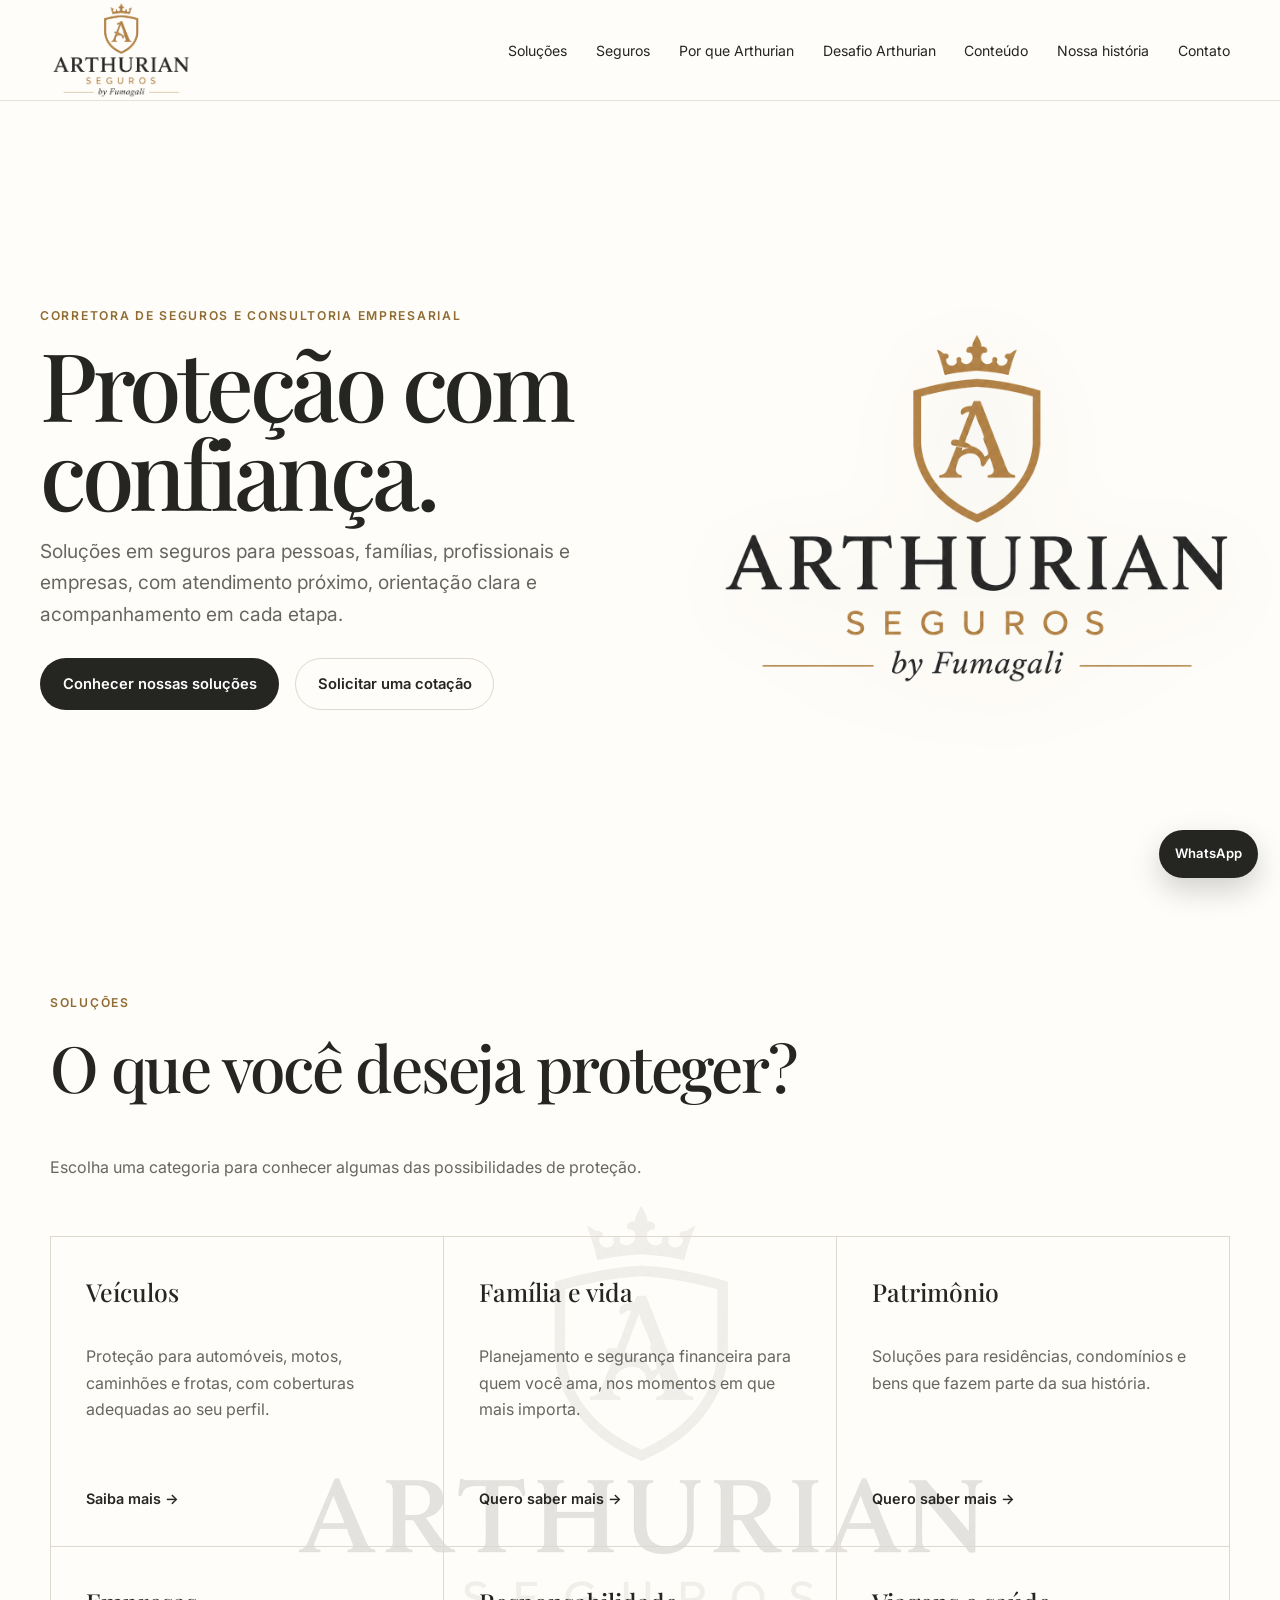
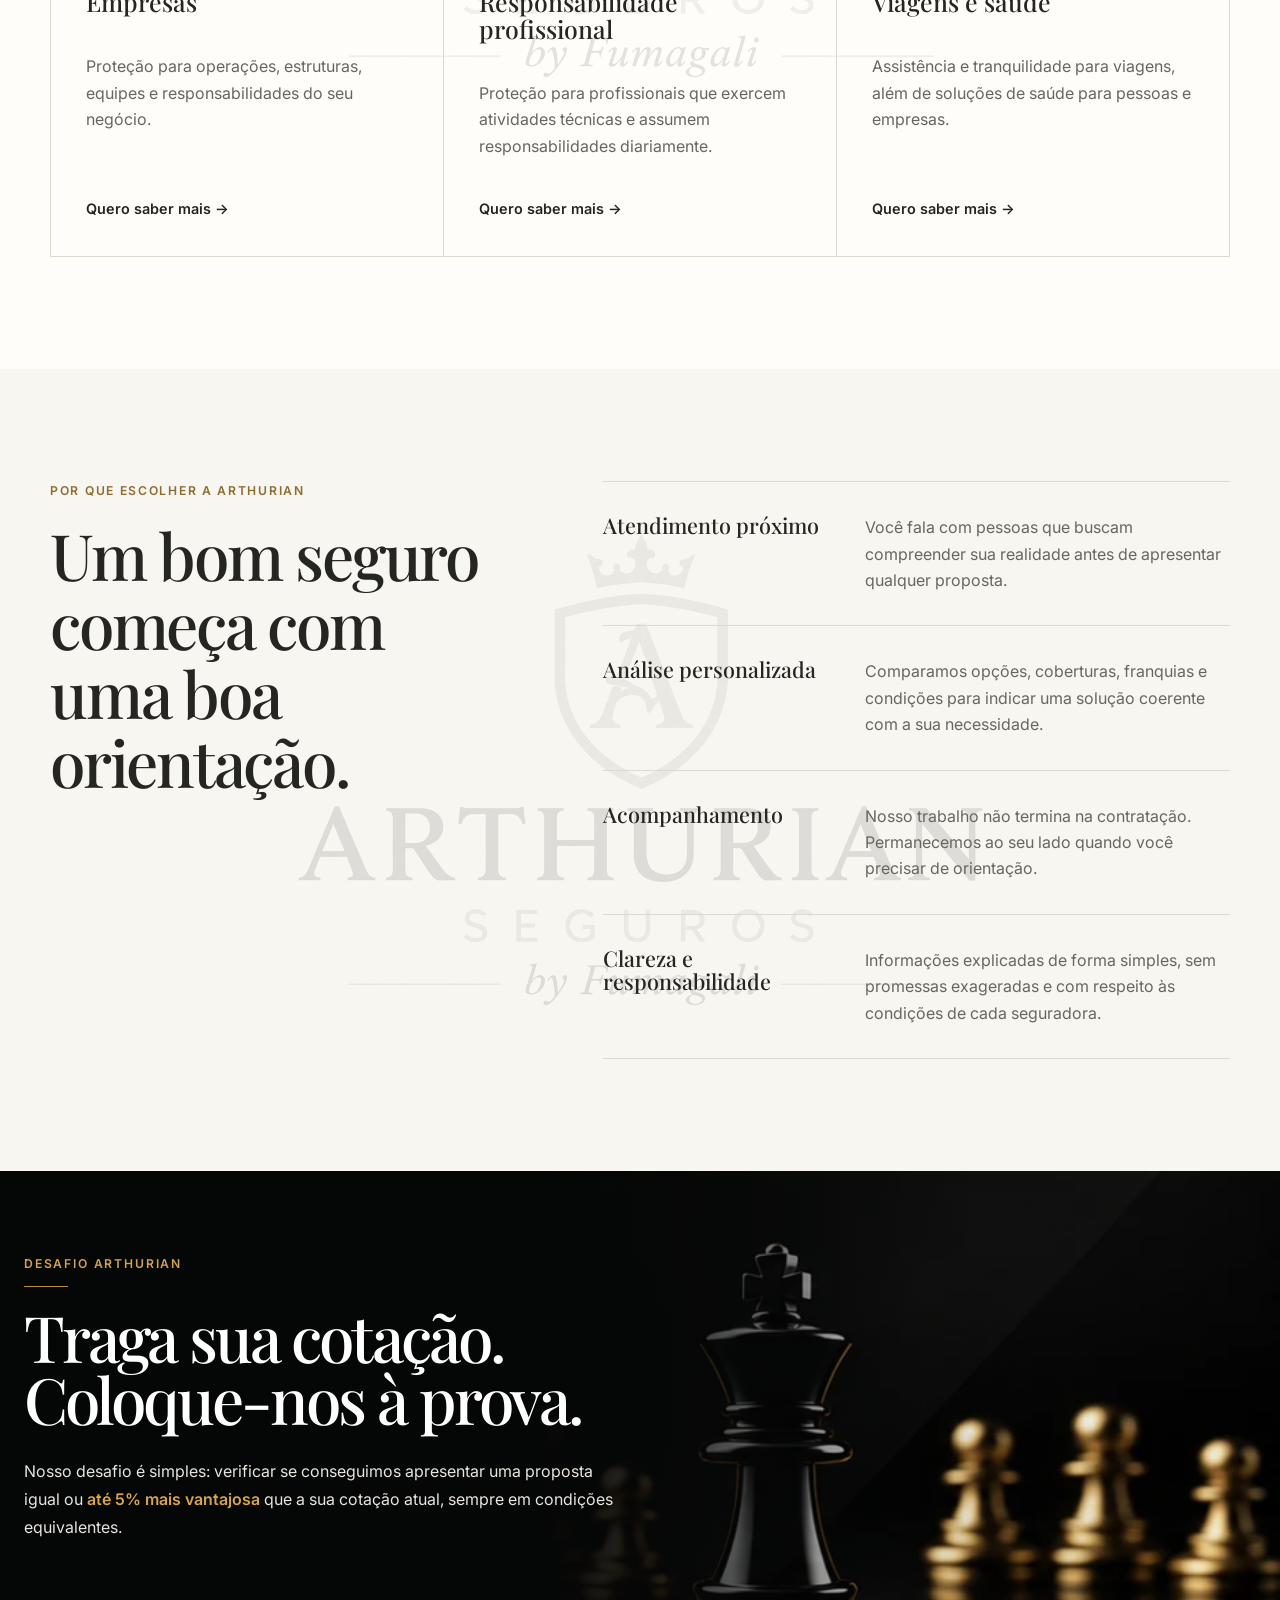
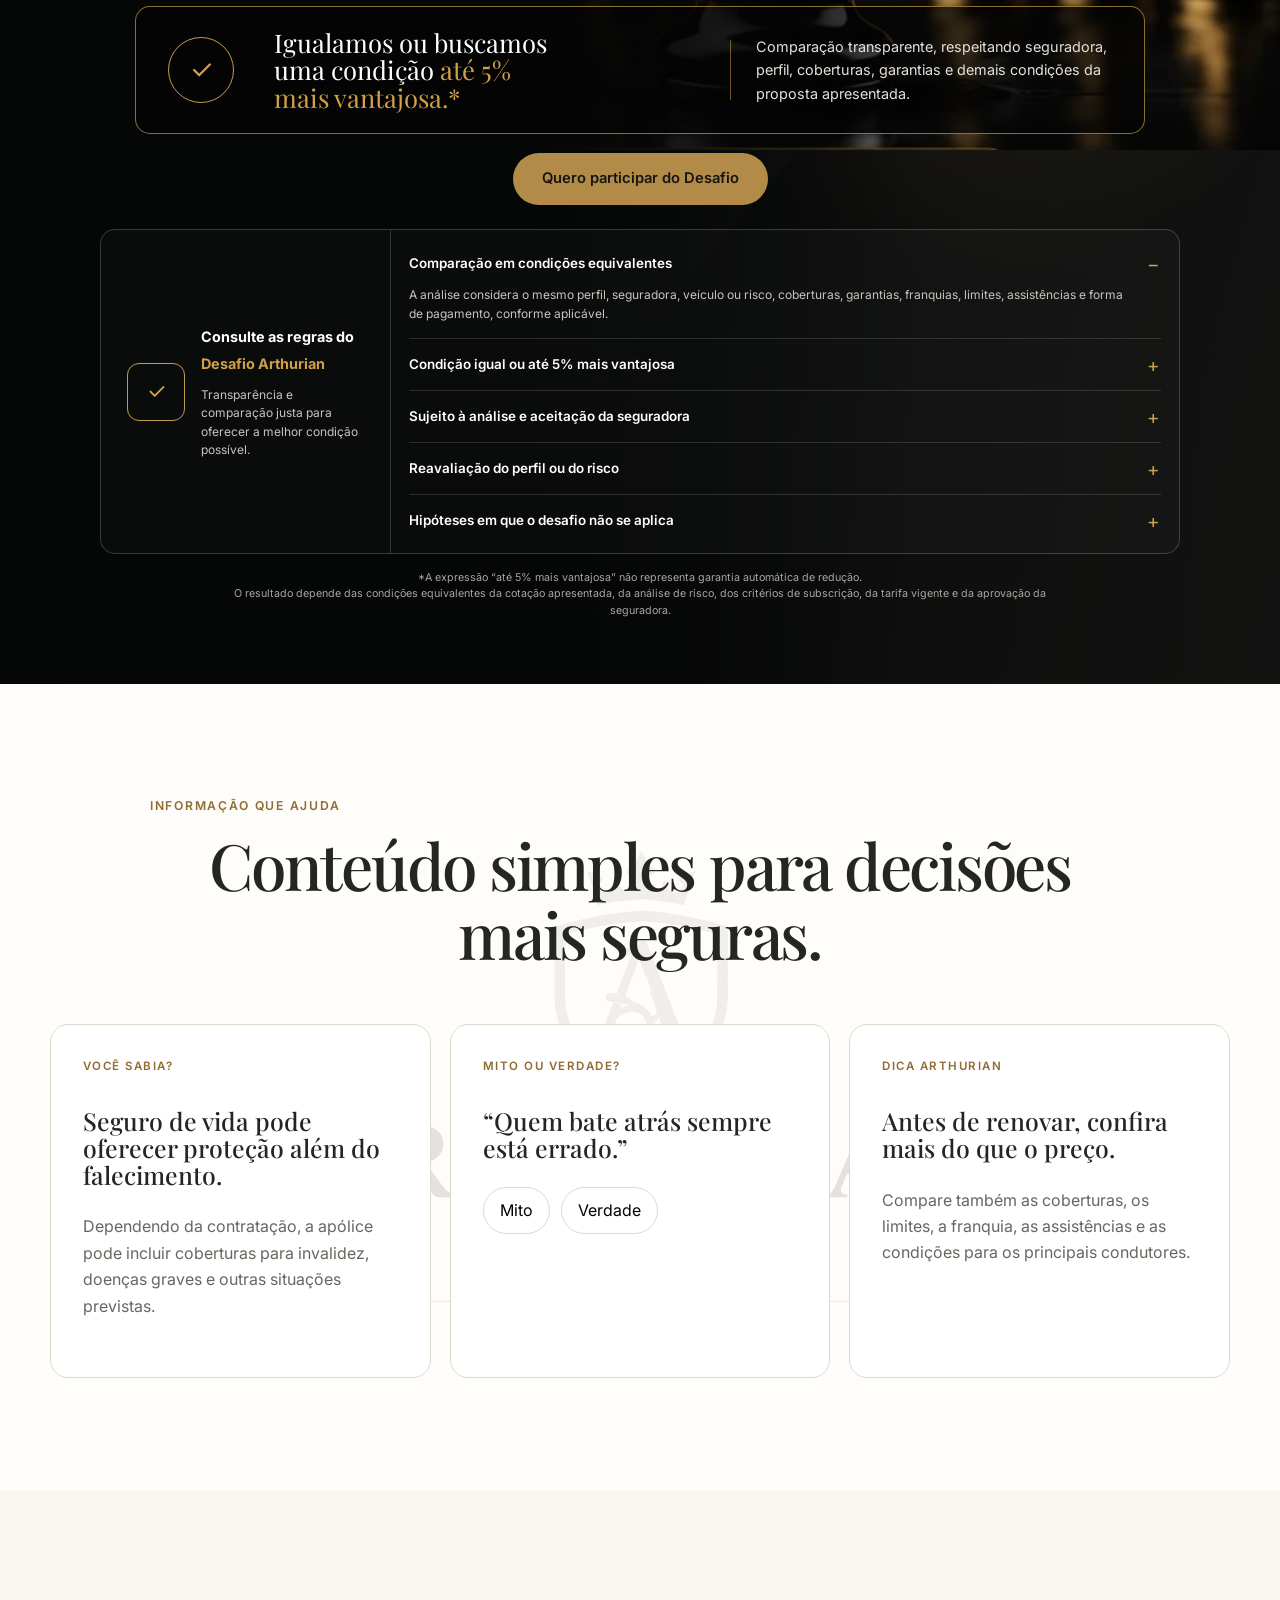
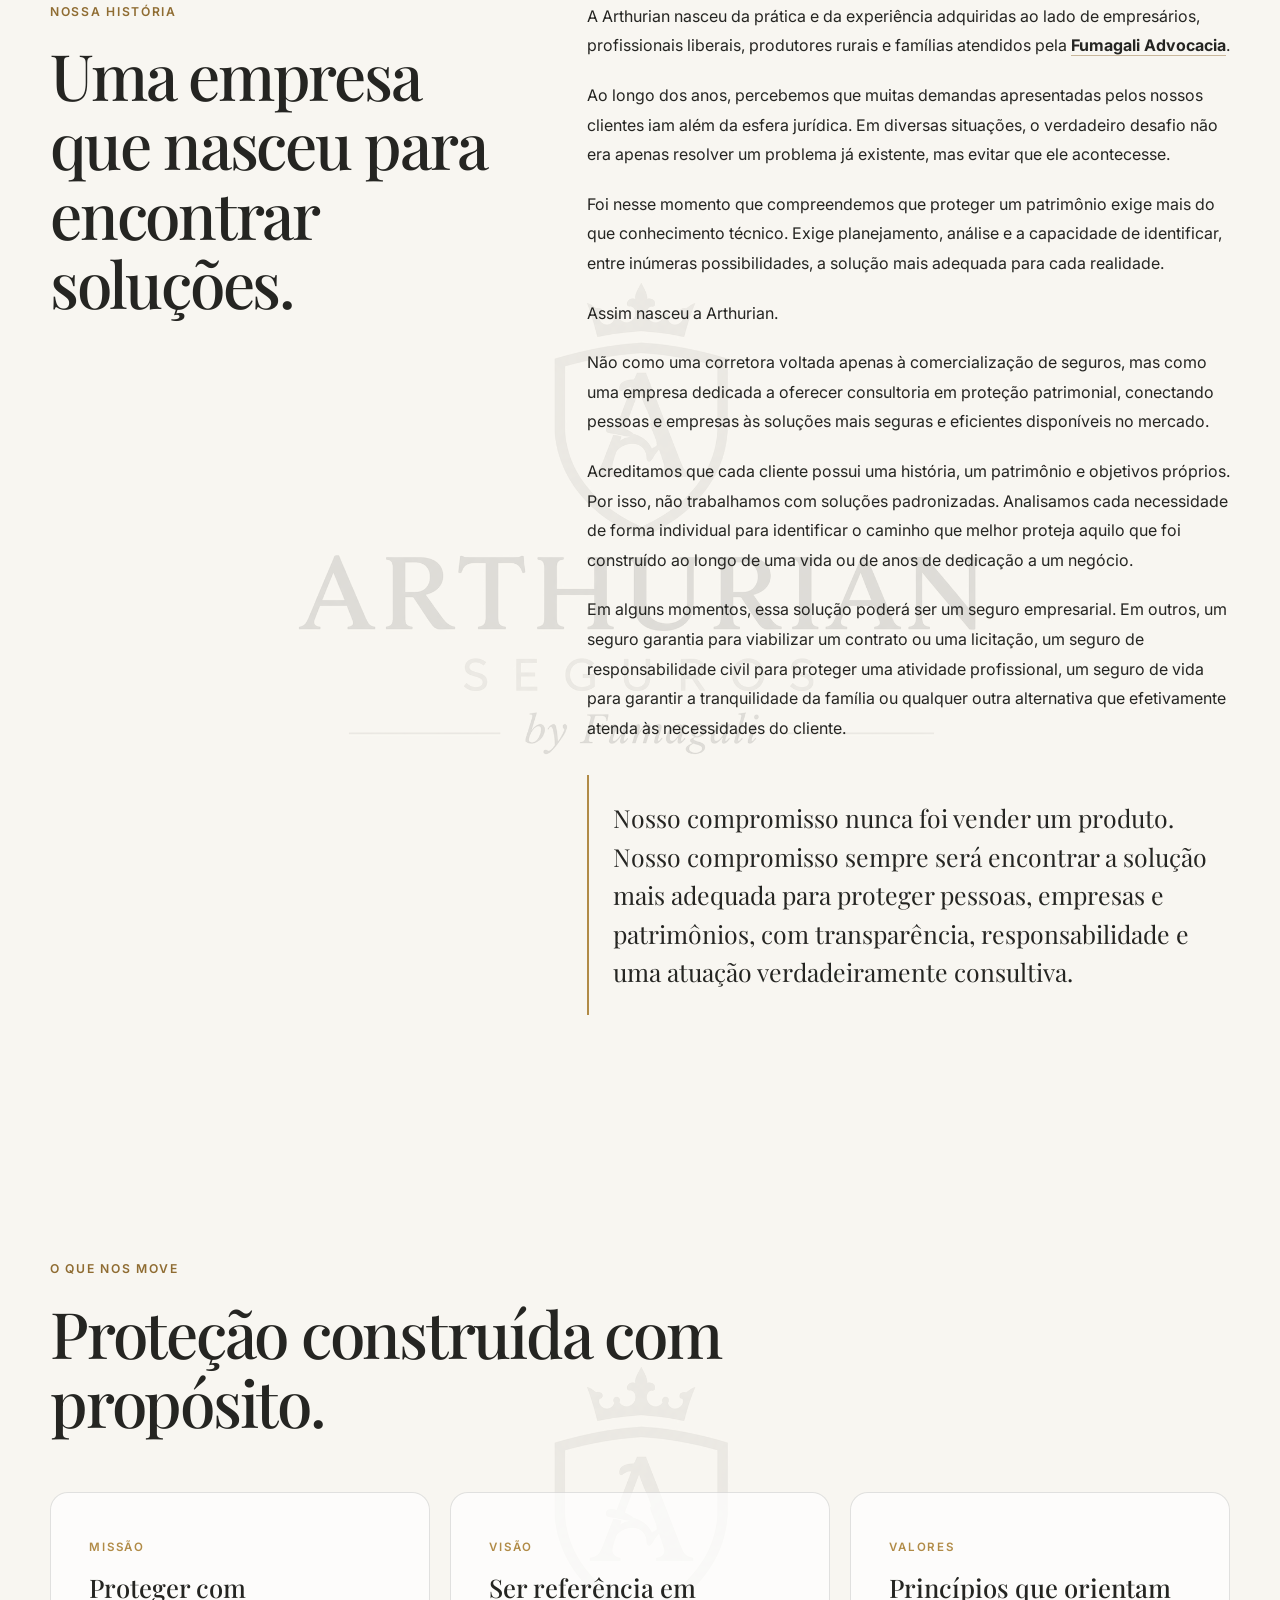
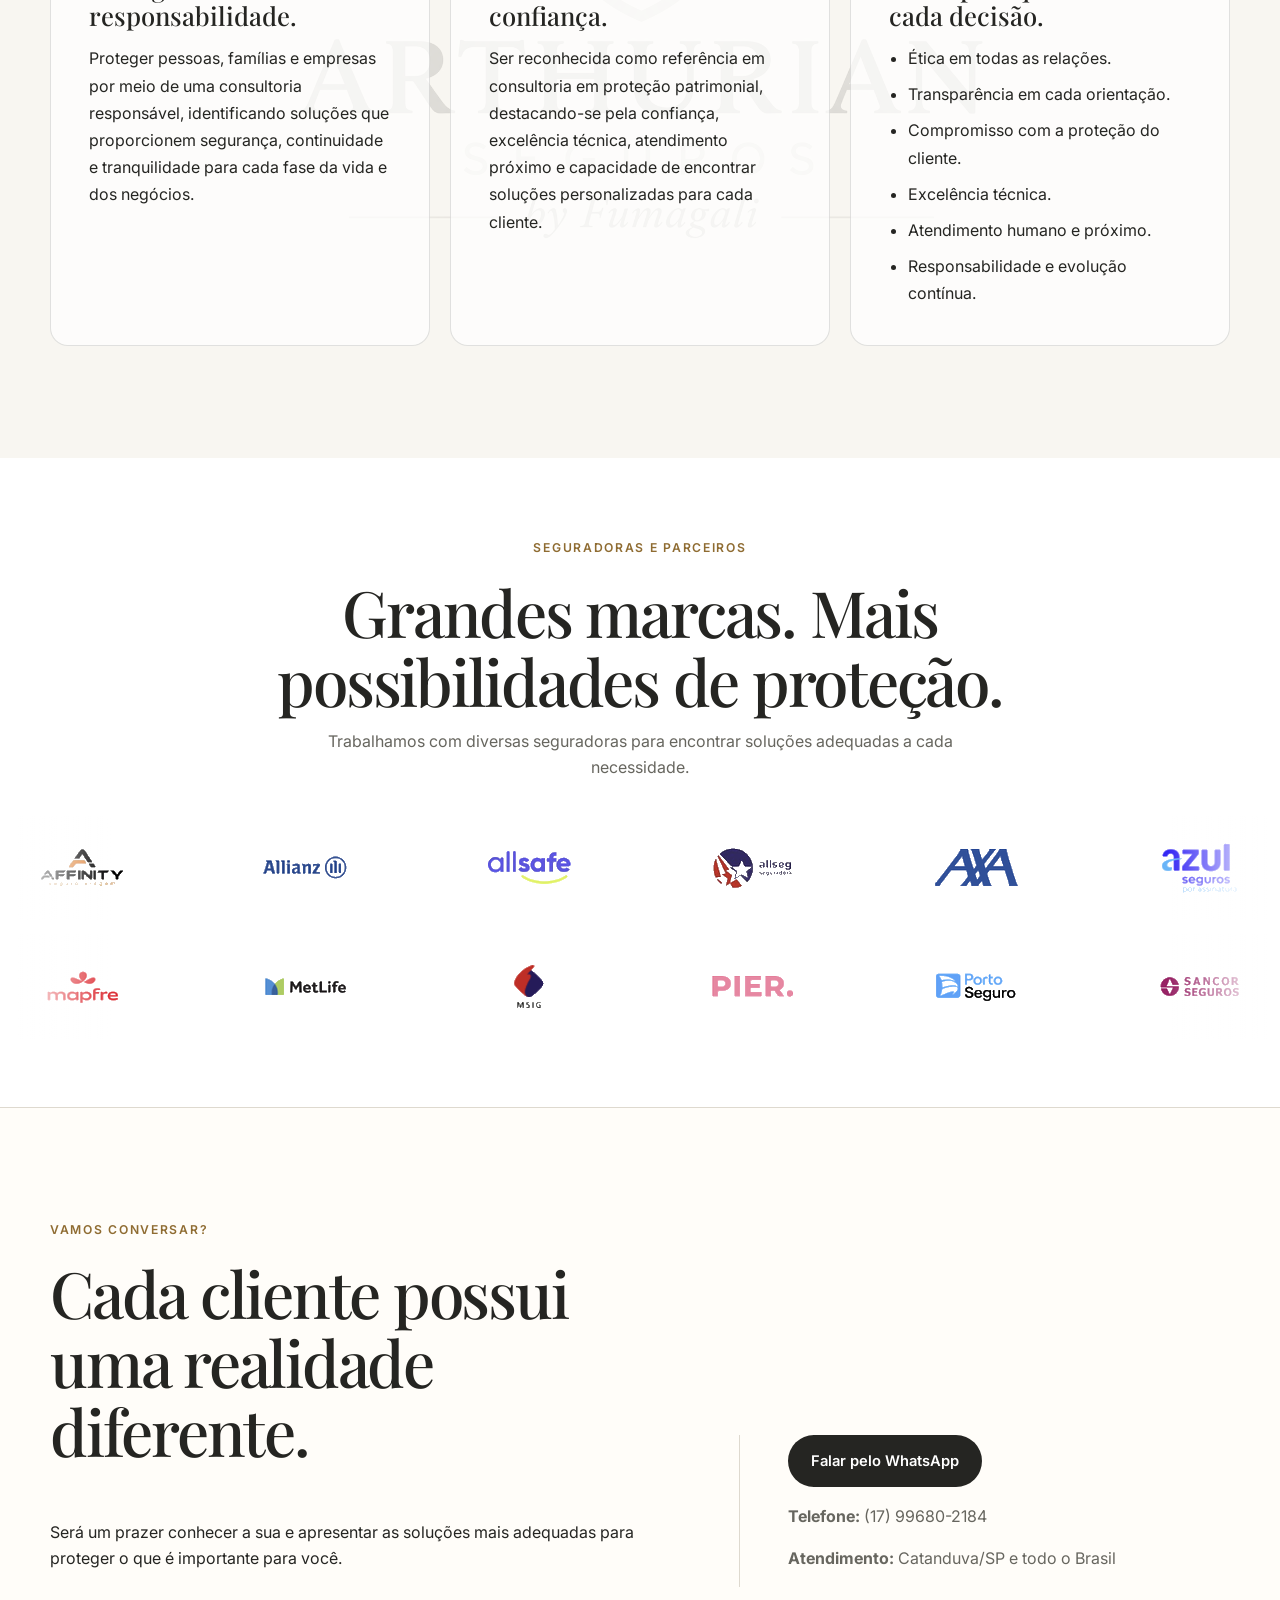
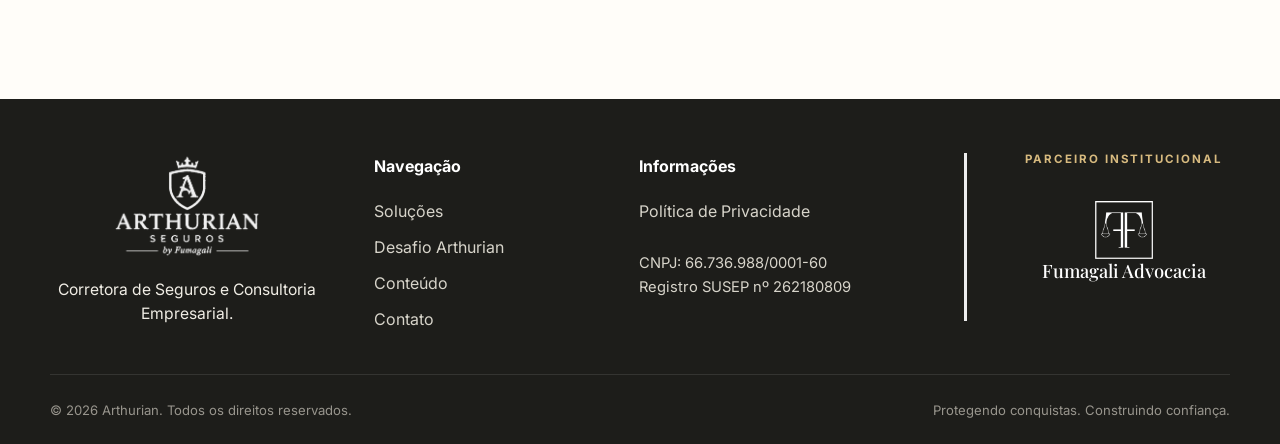
<file: index.html>
<!doctype html>
<html lang="pt-BR">
<head>
  <meta charset="utf-8">
  <meta name="viewport" content="width=device-width, initial-scale=1">
  <meta name="description" content="Arthurian Seguros by Fumagali — Corretora de Seguros e Consultoria Empresarial. Soluções para pessoas, famílias, profissionais e empresas.">
  <meta name="theme-color" content="#f8f6f1">
  <title>Arthurian Seguros | Proteção com confiança</title>
  <link rel="icon" type="image/png" sizes="512x512" href="assets/favicon.png?v=20260809-2">
  <link rel="preconnect" href="https://fonts.googleapis.com">
  <link rel="preconnect" href="https://fonts.gstatic.com" crossorigin>
  <link href="https://fonts.googleapis.com/css2?family=Inter:wght@400;500;600&family=Playfair+Display:wght@500;600&display=swap" rel="stylesheet">
  <link rel="stylesheet" href="styles.css?v=20260809-2">
  <style id="arthurian-full-css-failsafe">
:root {
  --cream: #f8f6f1;
  --paper: #fffdf9;
  --white: #ffffff;
  --graphite: #252522;
  --muted: #67665f;
  --line: #ded9cf;
  --gold: #b18b47;
  --gold-dark: #8f6c32;
  --max: 1180px;
  --serif: "Playfair Display", Georgia, serif;
  --sans: "Inter", Arial, sans-serif;
}

* { box-sizing: border-box; }
html { scroll-behavior: smooth; }
body {
  margin: 0;
  font-family: var(--sans);
  color: var(--graphite);
  background: var(--paper);
  line-height: 1.65;
  -webkit-font-smoothing: antialiased;
}
img { max-width: 100%; display: block; }
a { color: inherit; text-decoration: none; }
button { font: inherit; }

.skip-link {
  position: fixed;
  left: 1rem;
  top: -4rem;
  padding: .8rem 1rem;
  background: var(--graphite);
  color: white;
  z-index: 999;
}
.skip-link:focus { top: 1rem; }

.container { width: min(calc(100% - 40px), var(--max)); margin-inline: auto; }
.section { padding: 112px 0; position: relative; }
.section-soft { background: var(--cream); }

.site-header {
  position: sticky;
  top: 0;
  z-index: 100;
  background: rgba(255,253,249,.92);
  backdrop-filter: blur(14px);
  border-bottom: 1px solid rgba(222,217,207,.75);
}
.nav-wrap { min-height: 86px; display: flex; align-items: center; justify-content: space-between; gap: 2rem; }
.brand img { width: 142px; }
.main-nav { display: flex; align-items: center; gap: 1.8rem; font-size: .88rem; }
.main-nav a { position: relative; }
.main-nav a::after { content:""; position:absolute; left:0; right:100%; bottom:-6px; height:1px; background:var(--gold); transition:.25s; }
.main-nav a:hover::after { right:0; }
.menu-toggle { display:none; border:0; background:transparent; padding:.5rem; }
.menu-toggle span { display:block; width:24px; height:1px; background:var(--graphite); margin:6px 0; }

.hero { min-height: calc(100vh - 86px); display: grid; align-items: center; overflow: hidden; }
.hero-grid { display:grid; grid-template-columns: 1.15fr .85fr; align-items:center; gap:6vw; }
.hero-copy { max-width: 690px; position:relative; z-index:2; }
.eyebrow { margin:0 0 1.15rem; color:var(--gold-dark); letter-spacing:.14em; text-transform:uppercase; font-size:.76rem; font-weight:600; }
.eyebrow.light { color:#d7ba7f; }
h1,h2,h3 { margin-top:0; font-family:var(--serif); font-weight:500; line-height:1.08; }
h1 { font-size:clamp(3.6rem, 8vw, 7.7rem); letter-spacing:-.045em; margin-bottom:1.6rem; }
h2 { font-size:clamp(2.5rem, 5vw, 4.7rem); letter-spacing:-.035em; }
h3 { font-size:1.55rem; }
.hero-text { max-width:650px; font-size:clamp(1.05rem,1.5vw,1.25rem); color:var(--muted); }
.hero-actions { display:flex; flex-wrap:wrap; gap:1rem; margin-top:2.3rem; }
.button { display:inline-flex; align-items:center; justify-content:center; min-height:52px; padding:.75rem 1.35rem; border:1px solid transparent; border-radius:999px; font-size:.92rem; font-weight:600; transition:transform .2s, background .2s, color .2s, border-color .2s; }
.button:hover { transform:translateY(-2px); }
.button-primary { background:var(--graphite); color:white; }
.button-primary:hover { background:#111; }
.button-secondary { border-color:var(--line); background:transparent; }
.button-secondary:hover { border-color:var(--gold); color:var(--gold-dark); }
.button-gold { background:var(--gold); color:#171611; }
.button-gold:hover { background:#c29a51; }
.hero-mark { display:flex; justify-content:center; opacity:.92; }
.hero-mark img { width:min(410px,85%); filter:drop-shadow(0 18px 40px rgba(63,49,22,.08)); }
.watermark { position:absolute; right:-2vw; bottom:-15vw; font-family:var(--serif); font-size:46vw; line-height:.75; color:rgba(177,139,71,.035); user-select:none; }

.section-heading { max-width:800px; margin-bottom:3.5rem; }
.section-heading > p:last-child { color:var(--muted); max-width:650px; }
.solutions-grid { display:grid; grid-template-columns:repeat(3,1fr); border-top:1px solid var(--line); border-left:1px solid var(--line); }
.solution-card { padding:2.2rem; min-height:310px; display:flex; flex-direction:column; border-right:1px solid var(--line); border-bottom:1px solid var(--line); transition:background .25s, transform .25s; }
.solution-card:hover { background:var(--cream); transform:translateY(-4px); }
.card-number { color:var(--gold); font-size:.75rem; letter-spacing:.12em; margin-bottom:3rem; }
.solution-card p { color:var(--muted); }
.solution-card a { margin-top:auto; font-weight:600; font-size:.9rem; }

.split-layout { display:grid; grid-template-columns:.85fr 1.15fr; gap:7vw; align-items:start; }
.feature-list { border-top:1px solid var(--line); }
.feature { padding:2rem 0; border-bottom:1px solid var(--line); display:grid; grid-template-columns:230px 1fr; gap:2rem; }
.feature h3 { margin-bottom:0; font-size:1.35rem; }
.feature p { margin:0; color:var(--muted); }

.challenge { background:var(--graphite); color:white; }
.challenge-grid { display:grid; grid-template-columns:1.2fr .8fr; gap:7vw; align-items:center; }
.challenge h2 { color:white; }
.challenge p { color:#d8d6cf; }
.challenge-rule { border:1px solid rgba(255,255,255,.16); border-radius:24px; padding:2.2rem; background:rgba(255,255,255,.035); }
.challenge-rule ol { padding-left:1.2rem; }
.challenge-rule li { margin-bottom:.75rem; }
.challenge-rule small { color:#aaa79e; }

.content-grid { display:grid; grid-template-columns:repeat(3,1fr); gap:1.2rem; }
.knowledge-card { min-height:330px; padding:2rem; border:1px solid var(--line); background:white; border-radius:18px; }
.knowledge-card > span { display:block; color:var(--gold-dark); text-transform:uppercase; font-size:.72rem; letter-spacing:.13em; font-weight:600; margin-bottom:2rem; }
.knowledge-card p { color:var(--muted); }
.poll-actions { display:flex; gap:.7rem; margin:1.5rem 0; }
.poll-actions button { border:1px solid var(--line); background:transparent; border-radius:999px; padding:.6rem 1rem; cursor:pointer; }
.poll-actions button:hover { border-color:var(--gold); }
.poll-result { min-height:4.5rem; font-size:.92rem; }

.testimonial-grid { display:grid; grid-template-columns:repeat(3,1fr); gap:1.2rem; }
.testimonial { padding:2rem; background:white; border:1px solid var(--line); border-radius:18px; }
.avatar { width:72px; height:72px; border-radius:50%; display:grid; place-items:center; background:var(--cream); color:#99958c; font-size:.72rem; margin-bottom:1.5rem; border:1px dashed #c9c2b5; }
.testimonial blockquote { margin:0 0 2rem; font-family:var(--serif); font-size:1.25rem; line-height:1.45; }
.testimonial span { color:var(--muted); font-size:.86rem; }
.placeholder { opacity:.82; }

.partner-list { display:grid; grid-template-columns:repeat(6,1fr); border-top:1px solid var(--line); border-left:1px solid var(--line); }
.partner-list span { min-height:105px; display:grid; place-items:center; border-right:1px solid var(--line); border-bottom:1px solid var(--line); color:#77736a; font-weight:600; }

.contact { border-top:1px solid var(--line); }
.contact-grid { display:grid; grid-template-columns:1.1fr .9fr; gap:7vw; align-items:end; }
.contact-actions { border-left:1px solid var(--line); padding-left:3rem; }
.contact-actions p { color:var(--muted); }

.site-footer { background:#1d1d1a; color:#d7d4ca; padding:72px 0 26px; }
.footer-grid { display:grid; grid-template-columns:1.3fr .7fr 1fr; gap:4rem; }
.footer-grid img { width:160px; filter:brightness(0) invert(1); opacity:.92; margin-bottom:1rem; }
.footer-grid a { display:block; margin:.5rem 0; color:#c9c6bd; }
.footer-title { color:white; font-weight:600; }
.footer-bottom { margin-top:4rem; padding-top:1.4rem; border-top:1px solid rgba(255,255,255,.12); display:flex; justify-content:space-between; gap:2rem; color:#98958d; font-size:.82rem; }

.whatsapp-float { position:fixed; right:22px; bottom:22px; z-index:90; background:var(--graphite); color:white; padding:.82rem 1rem; border-radius:999px; font-size:.82rem; font-weight:600; box-shadow:0 12px 30px rgba(0,0,0,.18); }

.reveal { opacity:0; transform:translateY(22px); transition:opacity .75s ease, transform .75s ease; }
.reveal.visible { opacity:1; transform:none; }

@media (max-width: 920px) {
  .section { padding:86px 0; }
  .menu-toggle { display:block; z-index:3; }
  .main-nav { position:fixed; inset:86px 0 auto; background:var(--paper); border-bottom:1px solid var(--line); display:none; flex-direction:column; align-items:flex-start; padding:1.6rem 20px 2rem; gap:1.2rem; }
  .main-nav.open { display:flex; }
  .hero-grid, .split-layout, .challenge-grid, .contact-grid { grid-template-columns:1fr; }
  .hero { min-height:auto; }
  .hero-mark { order:-1; justify-content:flex-start; }
  .hero-mark img { width:220px; }
  h1 { font-size:clamp(3.1rem,13vw,5.6rem); }
  .solutions-grid, .content-grid, .testimonial-grid { grid-template-columns:1fr 1fr; }
  .feature { grid-template-columns:1fr; gap:.5rem; }
  .partner-list { grid-template-columns:repeat(3,1fr); }
  .contact-actions { border-left:0; border-top:1px solid var(--line); padding:2rem 0 0; }
  .footer-grid { grid-template-columns:1fr 1fr; }
}

@media (max-width: 620px) {
  .container { width:min(calc(100% - 28px), var(--max)); }
  .nav-wrap { min-height:74px; }
  .brand img { width:120px; }
  .main-nav { inset:74px 0 auto; }
  .hero { padding-top:60px; }
  .hero-actions { flex-direction:column; align-items:stretch; }
  .solutions-grid, .content-grid, .testimonial-grid { grid-template-columns:1fr; }
  .solution-card { min-height:260px; }
  .partner-list { grid-template-columns:repeat(2,1fr); }
  .footer-grid { grid-template-columns:1fr; }
  .footer-bottom { flex-direction:column; }
  .whatsapp-float { right:14px; bottom:14px; }
}

@media (prefers-reduced-motion: reduce) {
  html { scroll-behavior:auto; }
  *, *::before, *::after { animation-duration:.01ms !important; transition-duration:.01ms !important; }
  .reveal { opacity:1; transform:none; }
}



/* Rodapé final aprovado — 07/08/2026 */
.site-footer {
  background:#1d1d1a !important;
  color:#d7d4ca !important;
  padding:54px 0 22px !important;
}
.site-footer .footer-grid {
  display:grid !important;
  grid-template-columns:1.15fr .9fr 1.15fr 1.12fr !important;
  gap:clamp(2rem,4vw,5.2rem) !important;
  align-items:start !important;
}
.site-footer .footer-grid > div:first-child {
  text-align:center !important;
}
.site-footer .footer-grid > div:first-child img {
  display:block !important;
  width:150px !important;
  height:auto !important;
  margin:0 auto 1.15rem !important;
  filter:brightness(0) invert(1) !important;
  opacity:.94 !important;
}
.site-footer .footer-grid > div:first-child p {
  margin:0 auto !important;
  max-width:310px !important;
  color:#f0ede5 !important;
  line-height:1.55 !important;
  font-size:.98rem !important;
}
.site-footer .footer-title {
  margin:0 0 1.15rem !important;
  color:#fff !important;
  font-weight:700 !important;
  font-size:1rem !important;
}
.site-footer .footer-grid a {
  display:block !important;
  margin:.6rem 0 !important;
  color:#d7d4ca !important;
}
.site-footer .company-data {
  margin-top:1.65rem !important;
  line-height:1.65 !important;
  color:#d7d4ca !important;
}
.site-footer .footer-partner {
  min-height:168px !important;
  border-left:3px solid rgba(255,255,255,.92) !important;
  padding-left:clamp(2.1rem,4vw,4.8rem) !important;
  display:flex !important;
  flex-direction:column !important;
  align-items:center !important;
  justify-content:flex-start !important;
  text-align:center !important;
}
.site-footer .footer-partner-label {
  margin:0 0 1.5rem !important;
  color:#d7ba7f !important;
  font-size:.72rem !important;
  font-weight:700 !important;
  letter-spacing:.17em !important;
  line-height:1.2 !important;
  text-transform:uppercase !important;
  white-space:nowrap !important;
}
.site-footer .footer-partner-brand {
  display:flex !important;
  flex-direction:column !important;
  align-items:center !important;
  justify-content:center !important;
  gap:.35rem !important;
  margin:0 auto !important;
  text-align:center !important;
  width:max-content !important;
  max-width:100% !important;
}
.site-footer .footer-partner-brand img {
  display:block !important;
  width:58px !important;
  height:58px !important;
  object-fit:contain !important;
  margin:0 auto .15rem !important;
  filter:none !important;
  opacity:1 !important;
}
.site-footer .footer-partner-name {
  display:block !important;
  color:#fff !important;
  font-family:var(--serif) !important;
  font-size:1.15rem !important;
  font-weight:500 !important;
  line-height:1.1 !important;
  white-space:nowrap !important;
  text-align:center !important;
}
.site-footer .footer-bottom {
  margin-top:2rem !important;
  padding-top:1.55rem !important;
  border-top:1px solid rgba(255,255,255,.10) !important;
  display:flex !important;
  justify-content:space-between !important;
  align-items:center !important;
  gap:2rem !important;
  color:#98958d !important;
  font-size:.82rem !important;
}
.site-footer .footer-bottom p { margin:0 !important; }
@media (max-width:920px){
  .site-footer .footer-grid{grid-template-columns:1fr 1fr !important;}
  .site-footer .footer-partner{border-left:0 !important;border-top:1px solid rgba(255,255,255,.18) !important;padding:2rem 0 0 !important;min-height:0 !important;}
}
@media (max-width:620px){
  .site-footer .footer-grid{grid-template-columns:1fr !important;gap:2.25rem !important;}
  .site-footer .footer-grid>div{text-align:center !important;}
  .site-footer .footer-partner-label{white-space:normal !important;}
  .site-footer .footer-bottom{flex-direction:column !important;align-items:center !important;text-align:center !important;}
}



/* Seguradoras e parceiros — versão final robusta */
.partners-section{background:#fff;padding:5rem 0 4.25rem;overflow:hidden;position:relative}
.partners-heading{text-align:center;margin-bottom:2.2rem}
.partners-heading h2{max-width:780px;margin:.35rem auto .8rem}
.partners-heading>p:last-child{max-width:720px;margin:0 auto;color:var(--muted)}
.partners-marquee{position:relative;width:100%;overflow:hidden;padding:.45rem 0}
.partners-marquee+.partners-marquee{margin-top:.9rem}
.partners-marquee::before,.partners-marquee::after{content:"";position:absolute;z-index:3;top:0;bottom:0;width:7rem;pointer-events:none}
.partners-marquee::before{left:0;background:linear-gradient(90deg,#fff 12%,rgba(255,255,255,0))}
.partners-marquee::after{right:0;background:linear-gradient(270deg,#fff 12%,rgba(255,255,255,0))}
.partners-track{display:flex!important;flex-direction:row!important;align-items:center!important;width:max-content!important;min-width:max-content!important;will-change:transform;white-space:nowrap}
.partners-track-left{animation:arthurianPartnersLeft 54s linear infinite}
.partners-track-right{animation:arthurianPartnersRight 58s linear infinite;transform:translateX(-50%)}
.partners-group{display:flex!important;flex-direction:row!important;align-items:center!important;gap:3.65rem;padding-right:3.65rem;width:max-content!important;min-width:max-content!important;flex:0 0 auto!important}
.partner-logo{width:165px!important;height:90px!important;flex:0 0 165px!important;display:flex!important;align-items:center!important;justify-content:center!important;background:#fff!important;border:0!important;outline:0!important;box-shadow:none!important;margin:0!important;padding:0!important}
.partner-logo img{display:block!important;width:165px!important;height:82px!important;max-width:165px!important;max-height:82px!important;object-fit:contain!important;background:#fff!important;border:0!important;outline:0!important;box-shadow:none!important;margin:0!important;padding:0!important}
@keyframes arthurianPartnersLeft{from{transform:translateX(0)}to{transform:translateX(-50%)}}
@keyframes arthurianPartnersRight{from{transform:translateX(-50%)}to{transform:translateX(0)}}
@media(max-width:700px){.partners-section{padding:4rem 0 3.5rem}.partners-marquee::before,.partners-marquee::after{width:2.8rem}.partners-group{gap:2.25rem;padding-right:2.25rem}.partner-logo{width:130px!important;height:76px!important;flex-basis:130px!important}.partner-logo img{width:130px!important;height:70px!important;max-width:130px!important;max-height:70px!important}}

  </style>


  <style>
    /* Ajustes da versão 1.1 */
    .hero-grid {
      grid-template-columns: 1.08fr .92fr;
      gap: 3.5vw;
    }
    .hero-mark {
      align-self: start;
      padding-top: 2.5rem;
      justify-content: center;
    }
    .hero-mark img {
      width: min(455px, 92%);
    }
    .section-watermark {
      position: absolute;
      inset: 0;
      display: grid;
      place-items: center;
      overflow: hidden;
      pointer-events: none;
      z-index: 0;
    }
    .section-watermark img {
      width: min(760px, 70vw);
      opacity: .025;
      filter: grayscale(1);
    }
    .section > .container { position: relative; z-index: 1; }

    .challenge-intro { max-width: 760px; }
    .challenge-highlight {
      margin: 2.2rem 0 2.5rem;
      padding: 1.5rem 1.6rem;
      border-left: 2px solid var(--gold);
      background: rgba(255,255,255,.045);
    }
    .challenge-highlight strong {
      display: block;
      color: #fff;
      font-family: var(--serif);
      font-size: clamp(1.7rem, 3vw, 2.7rem);
      font-weight: 500;
      line-height: 1.15;
    }
    .challenge-highlight span { color: #d8d6cf; }
    .challenge-steps {
      display: grid;
      grid-template-columns: repeat(4, 1fr);
      border-top: 1px solid rgba(255,255,255,.16);
      border-left: 1px solid rgba(255,255,255,.16);
      margin-top: 3.5rem;
    }
    .challenge-step {
      padding: 1.7rem;
      border-right: 1px solid rgba(255,255,255,.16);
      border-bottom: 1px solid rgba(255,255,255,.16);
    }
    .challenge-step span {
      color: #d7ba7f;
      font-size: .72rem;
      letter-spacing: .15em;
    }
    .challenge-step h3 {
      color: #fff;
      margin: .8rem 0;
      font-family: var(--sans);
      font-size: 1rem;
      font-weight: 600;
    }
    .challenge-step p { margin: 0; font-size: .92rem; }
    .challenge-criteria {
      display: grid;
      grid-template-columns: repeat(3, 1fr);
      gap: 1rem;
      margin-top: 2.2rem;
    }
    .challenge-criteria article {
      padding: 1.35rem;
      border: 1px solid rgba(255,255,255,.14);
      border-radius: 14px;
      background: rgba(255,255,255,.025);
    }
    .challenge-criteria h3 {
      color: #fff;
      font-family: var(--sans);
      font-size: .98rem;
      font-weight: 600;
      margin-bottom: .4rem;
    }
    .challenge-criteria p { margin: 0; font-size: .88rem; }
    .challenge-note {
      margin-top: 2rem;
      color: #aaa79e;
      font-size: .78rem;
      max-width: 900px;
    }
    @media (max-width: 920px) {
      .hero-mark { order: 0; padding-top: 0; justify-content: center; }
      .challenge-steps { grid-template-columns: 1fr 1fr; }
      .challenge-criteria { grid-template-columns: 1fr; }
    }
    @media (max-width: 620px) {
      .challenge-steps { grid-template-columns: 1fr; }
    }


    /* Refinamentos da versão 1.2 */
    .hero {
      min-height: calc(100svh - 86px);
      padding: clamp(2.5rem, 5vh, 4.25rem) 0;
    }
    .hero-grid {
      align-items: center;
      min-height: 0;
    }
    .hero-copy h1 {
      font-size: clamp(4.1rem, 7.4vw, 7rem);
      line-height: .94;
      margin-bottom: 1.15rem;
    }
    .hero-copy .eyebrow { margin-bottom: .8rem; }
    .hero-text { margin: 0; }
    .hero-actions { margin-top: 1.7rem; }
    .hero-mark {
      align-self: center;
      padding-top: 0;
      transform: translateY(-2.5vh);
    }
    .hero-mark img { width: min(430px, 88%); }

    .solution-card { padding-top: 2.6rem; }
    .solution-card h3 { margin-bottom: 1.35rem; }

    .challenge .container {
      width: min(calc(100% - 48px), 1280px);
    }
    .challenge-intro {
      max-width: 960px;
      margin-inline: auto;
      text-align: center;
    }
    .challenge-intro > p:not(.eyebrow) {
      max-width: 780px;
      margin-inline: auto;
    }
    .challenge-highlight {
      max-width: 820px;
      margin: 2.2rem auto 2.4rem;
      text-align: center;
      border-left: 0;
      border-top: 1px solid rgba(215,186,127,.65);
      border-bottom: 1px solid rgba(215,186,127,.25);
    }
    .challenge-steps {
      grid-template-columns: repeat(4, minmax(0,1fr));
      margin-top: 4rem;
    }
    .challenge-step {
      min-height: 250px;
      display: flex;
      flex-direction: column;
      align-items: center;
      justify-content: flex-start;
      text-align: center;
      padding: 2rem 1.45rem;
    }
    .challenge-icon {
      width: 62px;
      height: 62px;
      display: grid;
      place-items: center;
      margin-bottom: 1.25rem;
      border: 1px solid rgba(215,186,127,.55);
      border-radius: 50%;
      color: #d7ba7f;
    }
    .challenge-icon svg { width: 29px; height: 29px; stroke: currentColor; }
    .challenge-step h3 { margin: 0 0 .75rem; }
    .challenge-criteria {
      max-width: 1120px;
      margin: 1.35rem auto 0;
    }
    .challenge-criteria article {
      min-height: 168px;
      text-align: center;
      display: flex;
      flex-direction: column;
      justify-content: center;
    }
    .challenge-note {
      max-width: 1080px;
      margin: 2rem auto 0;
      text-align: center;
    }

    .section-heading.centered {
      max-width: 920px;
      margin-inline: auto;
      text-align: center;
    }
    .section-heading.centered > p:last-child { margin-inline: auto; }
    #conteudo-util .content-grid {
      max-width: 1240px;
      margin-inline: auto;
    }

    .company-data {
      margin-top: 1.25rem;
      color: #b8b4aa;
      font-size: .92rem;
      line-height: 1.7;
    }

    @media (max-height: 820px) and (min-width: 921px) {
      .hero { padding: 2.15rem 0 2.7rem; }
      .hero-copy h1 { font-size: clamp(3.85rem, 6.6vw, 6rem); }
      .hero-mark img { width: min(380px, 82%); }
      .hero-actions { margin-top: 1.35rem; }
    }
    @media (max-width: 920px) {
      .hero { min-height: auto; padding: 4rem 0 5rem; }
      .hero-mark { transform: none; }
      .challenge-steps { grid-template-columns: 1fr 1fr; }
    }
    @media (max-width: 620px) {
      .hero-copy h1 { font-size: clamp(3.5rem, 18vw, 5rem); }
      .challenge .container { width: min(calc(100% - 28px), 1280px); }
      .challenge-steps { grid-template-columns: 1fr; }
      .challenge-step { min-height: auto; }
    }

    /* Ajustes finais de formatação — conteúdo preservado */
    #solucoes {
      padding-top: 78px;
    }

    .section-watermark {
      inset: 0;
      place-items: center;
    }
    .section-watermark img {
      width: min(720px, 64vw);
      opacity: .12;
      filter: grayscale(1) sepia(.18);
      transform: none;
    }

    .section-heading.centered {
      width: 100%;
      max-width: 980px;
    }
    .section-heading.centered .eyebrow {
      text-align: left;
      width: 100%;
      margin-bottom: .9rem;
    }
    .section-heading.centered h2 {
      text-align: center;
    }

    .site-footer .footer-grid > div:first-child {
      text-align: center;
    }
    .site-footer .footer-grid > div:first-child img {
      margin: 0 auto 1rem;
    }
    .site-footer .footer-grid > div:first-child p {
      margin-inline: auto;
    }

    @media (max-width: 920px) {
      #solucoes { padding-top: 62px; }
      .section-watermark img { width: min(620px, 88vw); opacity: .10; }
    }

    @media (max-width: 620px) {
      #solucoes { padding-top: 52px; }
      .section-watermark img { width: 105vw; opacity: .085; }
      .section-heading.centered .eyebrow { text-align: left; }
    }
  
  
    /* Nossa História e O que nos move */
    .story-layout {
      display: grid;
      grid-template-columns: .82fr 1.18fr;
      gap: clamp(3rem, 7vw, 7rem);
      align-items: start;
    }

    .story-heading {
      position: sticky;
      top: 8rem;
      text-align: left;
      max-width: 460px;
      margin: 0;
    }

    .story-copy {
      max-width: 760px;
    }

    .story-copy p {
      margin: 0 0 1.25rem;
      line-height: 1.85;
    }

    .story-emphasis {
      margin-top: 2rem !important;
      padding: 1.5rem 0 1.5rem 1.5rem;
      border-left: 2px solid var(--gold);
      font-family: var(--serif);
      font-size: clamp(1.18rem, 2vw, 1.55rem);
      line-height: 1.55 !important;
      color: var(--ink);
    }

    .values-section {
      background: var(--cream, #f8f6f1);
    }

    .values-grid {
      display: grid;
      grid-template-columns: repeat(3, 1fr);
      gap: 1.25rem;
      margin-top: 3.5rem;
    }

    .value-card {
      padding: clamp(1.6rem, 3vw, 2.4rem);
      border: 1px solid rgba(22, 22, 22, .12);
      border-radius: 18px;
      background: rgba(255, 255, 255, .7);
    }

    .value-label {
      display: inline-block;
      margin-bottom: 1.1rem;
      color: var(--gold);
      font-size: .72rem;
      font-weight: 600;
      letter-spacing: .15em;
      text-transform: uppercase;
    }

    .value-card h3 {
      margin: 0 0 1rem;
      font-family: var(--serif);
      font-size: clamp(1.35rem, 2vw, 1.8rem);
      font-weight: 500;
    }

    .value-card p,
    .value-card li {
      line-height: 1.7;
    }

    .value-card ul {
      margin: 0;
      padding-left: 1.15rem;
    }

    .value-card li + li {
      margin-top: .55rem;
    }

    @media (max-width: 920px) {
      .story-layout {
        grid-template-columns: 1fr;
        gap: 2.5rem;
      }

      .story-heading {
        position: static;
        max-width: 760px;
      }

      .values-grid {
        grid-template-columns: 1fr;
      }
    }
  

    /* Atualização 07/08/2026 — hero mais amplo + integração Fumagali */
    @media (min-width: 921px) {
      .hero .container {
        width: min(calc(100% - 80px), 1480px);
      }
      .hero-grid {
        grid-template-columns: minmax(0, 1.02fr) minmax(0, .98fr);
        gap: clamp(4rem, 6vw, 8rem);
      }
      .hero-copy {
        max-width: 760px;
      }
      .hero-mark {
        justify-content: flex-end;
        transform: translate(1.5vw, -2vh);
      }
      .hero-mark img {
        width: min(535px, 96%);
      }
    }

    .story-link {
      border-bottom: 1px solid rgba(143,108,50,.45);
      transition: color .2s ease, border-color .2s ease;
    }
    .story-link:hover,
    .story-link:focus-visible {
      color: var(--gold-dark);
      border-color: var(--gold-dark);
    }

    /* Rodapé institucional — versão final */
    .site-footer {
      background: #1d1d1a;
      color: #d7d4ca;
      padding: 54px 0 34px;
    }
    .site-footer .footer-grid {
      display: grid;
      grid-template-columns: 1.2fr .8fr 1fr 1.05fr;
      gap: clamp(2.4rem, 5vw, 5.8rem);
      align-items: start;
    }
    .site-footer .footer-grid > div:first-child {
      text-align: center;
    }
    .site-footer .footer-grid > div:first-child img {
      width: 160px;
      margin: 0 auto 1rem;
    }
    .site-footer .footer-grid > div:first-child p {
      margin: 0 auto;
      max-width: 330px;
      color: #e0ddd4;
    }
    .site-footer .footer-title {
      margin: 0 0 1.1rem;
      color: #fff;
      font-weight: 600;
    }
    .site-footer .footer-grid a {
      display: block;
      margin: .55rem 0;
      color: #d7d4ca;
    }
    .site-footer .company-data {
      margin-top: 1.8rem;
      line-height: 1.7;
      color: #d7d4ca;
    }
    .footer-partner {
      min-height: 185px;
      border-left: 3px solid rgba(255,255,255,.92);
      padding-left: clamp(2.5rem, 5vw, 5.4rem);
      text-align: center;
    }
    .footer-partner-label {
      margin: 0 0 1.6rem;
      color: #d7ba7f;
      font-size: .72rem;
      font-weight: 600;
      letter-spacing: .16em;
      text-transform: uppercase;
      white-space: nowrap;
    }
    .footer-partner-brand {
      display: inline-flex;
      flex-direction: column;
      align-items: center;
      gap: .7rem;
      margin: 0 auto;
    }
    .footer-partner-brand img {
      width: 58px;
      height: 58px;
      object-fit: contain;
      margin: 0;
      filter: none;
      opacity: 1;
    }
    .footer-partner-name {
      color: #fff;
      font-family: var(--serif);
      font-size: 1.16rem;
      line-height: 1.15;
      white-space: nowrap;
    }
    .footer-partner-brand:hover .footer-partner-name { color: #d7ba7f; }
    .site-footer .footer-bottom {
      margin-top: 1.75rem;
      padding-top: 1.7rem;
      border-top: 1px solid rgba(255,255,255,.10);
      display: flex;
      justify-content: space-between;
      gap: 2rem;
      color: #98958d;
      font-size: .82rem;
    }
    .site-footer .footer-bottom p { margin: 0; }

    @media (max-width: 920px) {
      .site-footer .footer-grid { grid-template-columns: 1fr 1fr; }
      .footer-partner {
        border-left: 0;
        border-top: 1px solid rgba(255,255,255,.18);
        padding: 2rem 0 0;
        min-height: 0;
      }
    }
    @media (max-width: 620px) {
      .site-footer .footer-grid { grid-template-columns: 1fr; gap: 2.2rem; }
      .site-footer .footer-grid > div { text-align: center; }
      .footer-partner-label { white-space: normal; }
      .site-footer .footer-bottom { flex-direction: column; align-items: center; text-align: center; }
    }


    /* Rodapé final aprovado — 07/08/2026 */
    .site-footer {
      background:#1d1d1a !important;
      color:#d7d4ca !important;
      padding:54px 0 22px !important;
    }
    .site-footer .footer-grid {
      display:grid !important;
      grid-template-columns:1.15fr .9fr 1.15fr 1.12fr !important;
      gap:clamp(2rem,4vw,5.2rem) !important;
      align-items:start !important;
    }
    .site-footer .footer-grid > div:first-child {
      text-align:center !important;
    }
    .site-footer .footer-grid > div:first-child img {
      display:block !important;
      width:150px !important;
      height:auto !important;
      margin:0 auto 1.15rem !important;
      filter:brightness(0) invert(1) !important;
      opacity:.94 !important;
    }
    .site-footer .footer-grid > div:first-child p {
      margin:0 auto !important;
      max-width:310px !important;
      color:#f0ede5 !important;
      line-height:1.55 !important;
      font-size:.98rem !important;
    }
    .site-footer .footer-title {
      margin:0 0 1.15rem !important;
      color:#fff !important;
      font-weight:700 !important;
      font-size:1rem !important;
    }
    .site-footer .footer-grid a {
      display:block !important;
      margin:.6rem 0 !important;
      color:#d7d4ca !important;
    }
    .site-footer .company-data {
      margin-top:1.65rem !important;
      line-height:1.65 !important;
      color:#d7d4ca !important;
    }
    .site-footer .footer-partner {
      min-height:168px !important;
      border-left:3px solid rgba(255,255,255,.92) !important;
      padding-left:clamp(2.1rem,4vw,4.8rem) !important;
      display:flex !important;
      flex-direction:column !important;
      align-items:center !important;
      justify-content:flex-start !important;
      text-align:center !important;
    }
    .site-footer .footer-partner-label {
      margin:0 0 1.5rem !important;
      color:#d7ba7f !important;
      font-size:.72rem !important;
      font-weight:700 !important;
      letter-spacing:.17em !important;
      line-height:1.2 !important;
      text-transform:uppercase !important;
      white-space:nowrap !important;
    }
    .site-footer .footer-partner-brand {
      display:flex !important;
      flex-direction:column !important;
      align-items:center !important;
      justify-content:center !important;
      gap:.35rem !important;
      margin:0 auto !important;
      text-align:center !important;
      width:max-content !important;
      max-width:100% !important;
    }
    .site-footer .footer-partner-brand img {
      display:block !important;
      width:58px !important;
      height:58px !important;
      object-fit:contain !important;
      margin:0 auto .15rem !important;
      filter:none !important;
      opacity:1 !important;
    }
    .site-footer .footer-partner-name {
      display:block !important;
      color:#fff !important;
      font-family:var(--serif) !important;
      font-size:1.15rem !important;
      font-weight:500 !important;
      line-height:1.1 !important;
      white-space:nowrap !important;
      text-align:center !important;
    }
    .site-footer .footer-bottom {
      margin-top:2rem !important;
      padding-top:1.55rem !important;
      border-top:1px solid rgba(255,255,255,.10) !important;
      display:flex !important;
      justify-content:space-between !important;
      align-items:center !important;
      gap:2rem !important;
      color:#98958d !important;
      font-size:.82rem !important;
    }
    .site-footer .footer-bottom p { margin:0 !important; }
    @media (max-width:920px){
      .site-footer .footer-grid{grid-template-columns:1fr 1fr !important;}
      .site-footer .footer-partner{border-left:0 !important;border-top:1px solid rgba(255,255,255,.18) !important;padding:2rem 0 0 !important;min-height:0 !important;}
    }
    @media (max-width:620px){
      .site-footer .footer-grid{grid-template-columns:1fr !important;gap:2.25rem !important;}
      .site-footer .footer-grid>div{text-align:center !important;}
      .site-footer .footer-partner-label{white-space:normal !important;}
      .site-footer .footer-bottom{flex-direction:column !important;align-items:center !important;text-align:center !important;}
    }
</style>

<style id="seguros-dropdown-css">
.nav-dropdown{position:relative}
.nav-dropdown-toggle{display:inline-flex;align-items:center;gap:.35rem;cursor:pointer}
.nav-dropdown-toggle::after{content:"⌄";font-size:.8em;transform:translateY(-1px)}
.nav-dropdown-menu{
  position:absolute;top:calc(100% + 16px);left:-18px;min-width:250px;
  padding:.65rem;background:#fffdf9;border:1px solid #ded9cf;
  box-shadow:0 18px 50px rgba(30,29,24,.12);opacity:0;visibility:hidden;
  transform:translateY(-6px);transition:.2s;z-index:300;
}
.nav-dropdown:hover .nav-dropdown-menu,
.nav-dropdown:focus-within .nav-dropdown-menu{opacity:1;visibility:visible;transform:translateY(0)}
.nav-dropdown-menu a{display:block!important;padding:.72rem .85rem;white-space:nowrap;font-size:.84rem}
.nav-dropdown-menu a:hover{background:#f8f6f1;color:#8f6c32}
.nav-dropdown-menu a::after{display:none!important}
@media(max-width:820px){
  .nav-dropdown{width:100%}
  .nav-dropdown-toggle{width:100%;justify-content:space-between}
  .nav-dropdown-menu{
    position:static;min-width:0;width:100%;padding:.35rem 0 .35rem .75rem;
    border:0;box-shadow:none;opacity:1;visibility:visible;transform:none;
    background:transparent;display:block
  }
  .nav-dropdown-menu a{padding:.55rem .4rem;font-size:.9rem}
}
</style>


<style id="desafio-aprovado-css">
/* Desafio Arthurian — versão aprovada. Regras isoladas para não alterar a esteira. */
.desafio-aprovado{
  position:relative; overflow:hidden; isolation:isolate;
  padding:5.2rem 0 4rem; color:#fff;
  background:linear-gradient(105deg,#050606 0%,#0b0c0c 48%,#121311 100%);
}
.desafio-aprovado::before{
  content:""; position:absolute; inset:0; z-index:-3;
  background:
    linear-gradient(130deg,transparent 0 45%,rgba(255,255,255,.025) 45% 58%,transparent 58%),
    radial-gradient(circle at 78% 37%,rgba(187,143,61,.12),transparent 25%);
}
.desafio-bg{position:absolute; inset:0; z-index:-2; pointer-events:none}
.chess-piece{position:absolute;font-family:Georgia,"Times New Roman",serif;line-height:1}
.chess-king{
  right:15%; top:2.5rem; font-size:21rem; color:#050505;
  -webkit-text-stroke:1px rgba(191,146,62,.72);
  text-shadow:0 8px 20px rgba(0,0,0,.85),0 0 22px rgba(177,133,54,.18);
}
.chess-pawn{
  top:10.5rem;color:#9f742f;opacity:.7;filter:blur(1.6px);
  text-shadow:0 10px 18px rgba(0,0,0,.8);
}
.cp1{right:43%;font-size:7.8rem}.cp2{right:35%;font-size:9rem}
.cp3{right:27%;font-size:7.3rem}.cp4{right:5%;font-size:8.7rem}.cp5{right:-2%;font-size:7rem}
.desafio-wrap{width:min(calc(100% - 64px),1240px);position:relative;z-index:2}
.desafio-hero{max-width:660px;min-height:22rem}
.desafio-eyebrow{display:block!important;margin:0 0 1.15rem;color:#d1a24b!important;letter-spacing:.15em}
.desafio-eyebrow::after{content:"";display:block;width:44px;height:1px;background:#b88a37;margin-top:.75rem}
.desafio-aprovado h2{
  margin:0 0 1.6rem;color:#fff;font-size:clamp(3.3rem,5vw,5.4rem);
  line-height:.98;letter-spacing:-.045em;max-width:690px;
}
.desafio-lead{max-width:590px;margin:0;color:#e8e5de!important;font-size:1rem;line-height:1.75}
.desafio-lead strong{color:#d6a54d;font-weight:600}
.desafio-promise{
  max-width:1010px;margin:0 auto 1.15rem;padding:1.35rem 2rem;
  display:grid;grid-template-columns:80px 1.15fr 1px .95fr;gap:1.6rem;align-items:center;
  border:1px solid rgba(196,150,66,.72);border-radius:15px;background:rgba(5,5,5,.73);
}
.promise-icon{
  width:66px;height:66px;border:1px solid #c69a4c;border-radius:50%;
  display:grid;place-items:center;color:#d3a450;font-size:1.7rem;
}
.promise-title{font-family:var(--serif);font-size:clamp(1.55rem,2vw,2.05rem);line-height:1.08}
.promise-title em{font-style:normal;color:#d1a047}
.promise-divider{width:1px;height:72%;background:rgba(199,154,72,.55)}
.desafio-promise p{margin:0;color:#e4e1da!important;line-height:1.65;font-size:.9rem}
.desafio-button{display:table;margin:0 auto 1.55rem;min-width:255px;text-align:center}
.desafio-rules{
  max-width:1080px;margin:0 auto;display:grid;grid-template-columns:290px 1fr;
  border:1px solid rgba(255,255,255,.19);border-radius:15px;overflow:hidden;background:rgba(255,255,255,.025)
}
.rules-intro{padding:2rem 1.65rem;display:flex;align-items:center;gap:1rem;border-right:1px solid rgba(255,255,255,.16)}
.rules-doc{
  flex:0 0 58px;width:58px;height:58px;border:1px solid #c49a4f;border-radius:12px;
  display:grid;place-items:center;color:#d3a550;font-size:1.4rem
}
.rules-intro strong{font-size:.9rem;line-height:1.35}.rules-intro strong span{color:#d1a047}
.rules-intro p{margin:.6rem 0 0;color:#c8c4bc!important;font-size:.75rem;line-height:1.55}
.rules-list{padding:.45rem 1.1rem}
.rules-list details{border-bottom:1px solid rgba(255,255,255,.14)}
.rules-list details:last-child{border-bottom:0}
.rules-list summary{list-style:none;cursor:pointer;position:relative;padding:.9rem 2rem .9rem 0;font-size:.84rem;font-weight:600}
.rules-list summary::-webkit-details-marker{display:none}
.rules-list summary::after{content:"+";position:absolute;right:.1rem;top:.7rem;color:#d1a047;font-size:1.2rem;font-weight:400}
.rules-list details[open] summary::after{content:"−"}
.rules-list details p{margin:-.15rem 2rem .9rem 0;color:#c8c4bc!important;font-size:.75rem;line-height:1.55}
.desafio-note{max-width:860px;margin:1rem auto 0;text-align:center;color:#aaa69e!important;font-size:.67rem;line-height:1.55}
@media(max-width:980px){
  .desafio-aprovado{padding-top:4.4rem}.desafio-bg{opacity:.32}.chess-king{right:-5%}
  .desafio-hero{min-height:0;padding-bottom:2rem}.desafio-promise{grid-template-columns:60px 1fr}
  .promise-divider{display:none}.desafio-promise p{grid-column:1/-1}
  .desafio-rules{grid-template-columns:1fr}.rules-intro{border-right:0;border-bottom:1px solid rgba(255,255,255,.16)}
}
@media(max-width:640px){
  .desafio-aprovado{padding:3.7rem 0 3.2rem}.desafio-bg{display:none}
  .desafio-wrap{width:min(calc(100% - 28px),1240px)}
  .desafio-aprovado h2{font-size:clamp(2.7rem,12vw,4rem)}
  .desafio-lead{font-size:.9rem}.desafio-promise{padding:1.15rem;gap:1rem}
  .promise-icon{width:50px;height:50px}.promise-title{font-size:1.4rem}
  .rules-intro{padding:1.3rem}.rules-list{padding:.35rem .95rem}
}
</style>
<style id="desafio-fundo-correto">
.desafio-aprovado .desafio-bg {
  position:absolute !important;
  inset:0 !important;
  display:block !important;
  opacity:1 !important;
  z-index:-2 !important;
  background-image:
    linear-gradient(90deg, #050606 0%, #050606 42%, rgba(5,6,6,.80) 54%, rgba(5,6,6,.12) 72%, rgba(5,6,6,0) 100%),
    url("[data-uri]") !important;
  background-repeat:no-repeat !important;
  background-position:center, right top !important;
  background-size:100% 100%, auto 52% !important;
  pointer-events:none !important;
}
.desafio-aprovado .desafio-bg .chess-piece {
  display:none !important;
}
@media (max-width:980px) {
  .desafio-aprovado .desafio-bg {
    opacity:.78 !important;
    background-size:100% 100%, auto 43% !important;
    background-position:center, 115% top !important;
  }
}
@media (max-width:640px) {
  .desafio-aprovado .desafio-bg {
    display:block !important;
    opacity:.30 !important;
    background-size:100% 100%, auto 28% !important;
    background-position:center, 145% top !important;
  }
}
</style>
</head>
<body>
  <a class="skip-link" href="#conteudo">Ir para o conteúdo</a>

  <header class="site-header" id="inicio">
    <div class="container nav-wrap">
      <a class="brand" href="#inicio" aria-label="Arthurian Seguros - início">
        <img src="assets/logo-arthurian.png" alt="Arthurian Seguros by Fumagali">
      </a>

      <button class="menu-toggle" aria-expanded="false" aria-controls="menu-principal" aria-label="Abrir menu">
        <span></span><span></span>
      </button>

      <nav id="menu-principal" class="main-nav" aria-label="Navegação principal">
        <a href="#solucoes">Soluções</a>
        <div class="nav-dropdown">
          <a class="nav-dropdown-toggle" href="#solucoes">Seguros</a>
          <div class="nav-dropdown-menu" aria-label="Produtos de seguros">
            <a href="seguro-auto.html">Seguro Auto</a>
            <a href="seguro-residencial.html">Seguro Residencial</a>
            <a href="seguro-vida.html">Seguro de Vida</a>
            <a href="seguro-empresarial.html">Seguro Empresarial</a>
            <a href="rc-profissional.html">Responsabilidade Civil Profissional</a>
            <a href="seguro-viagem.html">Seguro Viagem</a>
            <a href="consorcio.html">Consórcio</a>
          </div>
        </div>
        <a href="#diferenciais">Por que Arthurian</a>
        <a href="#desafio">Desafio Arthurian</a>
        <a href="#conteudo-util">Conteúdo</a>
        <a href="#nossa-historia">Nossa história</a>
        <a href="#contato">Contato</a>
      </nav>
    </div>
  </header>

  <main id="conteudo">
    <section class="hero section">
      <div class="container hero-grid">
        <div class="hero-copy reveal">
          <p class="eyebrow">Corretora de Seguros e Consultoria Empresarial</p>
          <h1>Proteção com confiança.</h1>
          <p class="hero-text">Soluções em seguros para pessoas, famílias, profissionais e empresas, com atendimento próximo, orientação clara e acompanhamento em cada etapa.</p>
          <div class="hero-actions">
            <a class="button button-primary" href="#solucoes">Conhecer nossas soluções</a>
            <a class="button button-secondary" href="https://wa.me/5517996802184?text=Olá!%20Visitei%20o%20site%20da%20Arthurian%20e%20gostaria%20de%20solicitar%20uma%20cotação." target="_blank" rel="noopener">Solicitar uma cotação</a>
          </div>
        </div>
        <div class="hero-mark reveal" aria-hidden="true">
          <img src="assets/logo-arthurian.png" alt="">
        </div>
      </div>
    </section>

    <section class="section" id="solucoes">
      <div class="section-watermark" aria-hidden="true"><img src="assets/logo-arthurian.png" alt=""></div>
      <div class="container">
        <div class="section-heading reveal">
          <p class="eyebrow">Soluções</p>
          <h2>O que você deseja proteger?</h2>
          <p>Escolha uma categoria para conhecer algumas das possibilidades de proteção.</p>
        </div>

        <div class="solutions-grid">
          <article class="solution-card reveal">
            <h3>Veículos</h3>
            <p>Proteção para automóveis, motos, caminhões e frotas, com coberturas adequadas ao seu perfil.</p>
            <a href="seguro-auto.html">Saiba mais <span aria-hidden="true">→</span></a>
          </article>
          <article class="solution-card reveal">
            <h3>Família e vida</h3>
            <p>Planejamento e segurança financeira para quem você ama, nos momentos em que mais importa.</p>
            <a href="#contato">Quero saber mais <span aria-hidden="true">→</span></a>
          </article>
          <article class="solution-card reveal">
            <h3>Patrimônio</h3>
            <p>Soluções para residências, condomínios e bens que fazem parte da sua história.</p>
            <a href="#contato">Quero saber mais <span aria-hidden="true">→</span></a>
          </article>
          <article class="solution-card reveal">
            <h3>Empresas</h3>
            <p>Proteção para operações, estruturas, equipes e responsabilidades do seu negócio.</p>
            <a href="#contato">Quero saber mais <span aria-hidden="true">→</span></a>
          </article>
          <article class="solution-card reveal">
            <h3>Responsabilidade profissional</h3>
            <p>Proteção para profissionais que exercem atividades técnicas e assumem responsabilidades diariamente.</p>
            <a href="#contato">Quero saber mais <span aria-hidden="true">→</span></a>
          </article>
          <article class="solution-card reveal">
            <h3>Viagens e saúde</h3>
            <p>Assistência e tranquilidade para viagens, além de soluções de saúde para pessoas e empresas.</p>
            <a href="#contato">Quero saber mais <span aria-hidden="true">→</span></a>
          </article>
        </div>
      </div>
    </section>

    <section class="section section-soft" id="diferenciais">
      <div class="section-watermark" aria-hidden="true"><img src="assets/logo-arthurian.png" alt=""></div>
      <div class="container split-layout">
        <div class="section-heading reveal">
          <p class="eyebrow">Por que escolher a Arthurian</p>
          <h2>Um bom seguro começa com uma boa orientação.</h2>
        </div>
        <div class="feature-list">
          <article class="feature reveal">
            <h3>Atendimento próximo</h3>
            <p>Você fala com pessoas que buscam compreender sua realidade antes de apresentar qualquer proposta.</p>
          </article>
          <article class="feature reveal">
            <h3>Análise personalizada</h3>
            <p>Comparamos opções, coberturas, franquias e condições para indicar uma solução coerente com a sua necessidade.</p>
          </article>
          <article class="feature reveal">
            <h3>Acompanhamento</h3>
            <p>Nosso trabalho não termina na contratação. Permanecemos ao seu lado quando você precisar de orientação.</p>
          </article>
          <article class="feature reveal">
            <h3>Clareza e responsabilidade</h3>
            <p>Informações explicadas de forma simples, sem promessas exageradas e com respeito às condições de cada seguradora.</p>
          </article>
        </div>
      </div>
    </section>

    <section class="section challenge desafio-aprovado" id="desafio">
      <div class="desafio-bg" aria-hidden="true">
        <div class="chess-piece chess-king">♚</div>
        <div class="chess-piece chess-pawn cp1">♟</div>
        <div class="chess-piece chess-pawn cp2">♟</div>
        <div class="chess-piece chess-pawn cp3">♟</div>
        <div class="chess-piece chess-pawn cp4">♟</div>
        <div class="chess-piece chess-pawn cp5">♟</div>
      </div>

      <div class="container desafio-wrap">
        <div class="desafio-hero">
          <p class="eyebrow light desafio-eyebrow">Desafio Arthurian</p>
          <h2>Traga sua cotação.<br>Coloque-nos à prova.</h2>
          <p class="desafio-lead">Nosso desafio é simples: verificar se conseguimos apresentar uma proposta igual ou <strong>até 5% mais vantajosa</strong> que a sua cotação atual, sempre em condições equivalentes.</p>
        </div>

        <div class="desafio-promise reveal">
          <div class="promise-icon" aria-hidden="true">✓</div>
          <div class="promise-title">Igualamos ou buscamos<br>uma condição <em>até 5%<br>mais vantajosa.*</em></div>
          <div class="promise-divider"></div>
          <p>Comparação transparente, respeitando seguradora, perfil, coberturas, garantias e demais condições da proposta apresentada.</p>
        </div>

        <a class="button button-gold desafio-button" href="https://wa.me/5517996802184?text=Olá!%20Quero%20participar%20do%20Desafio%20Arthurian%20e%20enviar%20minha%20cotação%20para%20análise." target="_blank" rel="noopener">Quero participar do Desafio</a>

        <div class="desafio-rules reveal">
          <div class="rules-intro">
            <div class="rules-doc" aria-hidden="true">✓</div>
            <div>
              <strong>Consulte as regras do<br><span>Desafio Arthurian</span></strong>
              <p>Transparência e comparação justa para oferecer a melhor condição possível.</p>
            </div>
          </div>

          <div class="rules-list">
            <details open>
              <summary>Comparação em condições equivalentes</summary>
              <p>A análise considera o mesmo perfil, seguradora, veículo ou risco, coberturas, garantias, franquias, limites, assistências e forma de pagamento, conforme aplicável.</p>
            </details>
            <details>
              <summary>Condição igual ou até 5% mais vantajosa</summary>
              <p>A comparação é realizada apenas quando as condições essenciais da proposta apresentada forem equivalentes. A obtenção de condição mais vantajosa não é automática.</p>
            </details>
            <details>
              <summary>Sujeito à análise e aceitação da seguradora</summary>
              <p>Toda proposta depende de análise de risco, critérios de subscrição, tarifa vigente, disponibilidade comercial e aprovação da seguradora.</p>
            </details>
            <details>
              <summary>Reavaliação do perfil ou do risco</summary>
              <p>Qualquer alteração de perfil, veículo, CEP, utilização, coberturas ou demais informações do risco poderá modificar preço, franquias e condições de contratação.</p>
            </details>
            <details>
              <summary>Hipóteses em que o desafio não se aplica</summary>
              <p>O desafio não se aplica quando não houver equivalência entre produtos ou seguradoras, bem como a convênios, frotas, planos coletivos, resseguros ou condições especiais e promocionais não comparáveis.</p>
            </details>
          </div>
        </div>

        <p class="desafio-note reveal">*A expressão “até 5% mais vantajosa” não representa garantia automática de redução.<br>O resultado depende das condições equivalentes da cotação apresentada, da análise de risco, dos critérios de subscrição, da tarifa vigente e da aprovação da seguradora.</p>
      </div>
    </section>

    <section class="section" id="conteudo-util">
      <div class="section-watermark" aria-hidden="true"><img src="assets/logo-arthurian.png" alt=""></div>
      <div class="container">
        <div class="section-heading centered reveal">
          <p class="eyebrow">Informação que ajuda</p>
          <h2>Conteúdo simples para decisões mais seguras.</h2>
        </div>

        <div class="content-grid">
          <article class="knowledge-card reveal">
            <span>Você sabia?</span>
            <h3>Seguro de vida pode oferecer proteção além do falecimento.</h3>
            <p>Dependendo da contratação, a apólice pode incluir coberturas para invalidez, doenças graves e outras situações previstas.</p>
          </article>

          <article class="knowledge-card interactive reveal" id="mito-card">
            <span>Mito ou verdade?</span>
            <h3>“Quem bate atrás sempre está errado.”</h3>
            <div class="poll-actions">
              <button data-answer="mito">Mito</button>
              <button data-answer="verdade">Verdade</button>
            </div>
            <p class="poll-result" aria-live="polite"></p>
          </article>

          <article class="knowledge-card reveal">
            <span>Dica Arthurian</span>
            <h3>Antes de renovar, confira mais do que o preço.</h3>
            <p>Compare também as coberturas, os limites, a franquia, as assistências e as condições para os principais condutores.</p>
          </article>
        </div>
      </div>
    </section>

    <section class="section section-soft" id="nossa-historia">
      <div class="section-watermark" aria-hidden="true"><img src="assets/logo-arthurian.png" alt=""></div>
      <div class="container">
        <div class="story-layout">
          <div class="section-heading story-heading reveal">
            <p class="eyebrow">Nossa história</p>
            <h2>Uma empresa que nasceu para encontrar soluções.</h2>
          </div>

          <div class="story-copy reveal">
            <p>A Arthurian nasceu da prática e da experiência adquiridas ao lado de empresários, profissionais liberais, produtores rurais e famílias atendidos pela <a class="story-link" href="https://fumagaliadvocacia.com.br/" target="_blank" rel="noopener" aria-label="Conhecer o site da Fumagali Advocacia"><strong>Fumagali Advocacia</strong></a>.</p>
            <p>Ao longo dos anos, percebemos que muitas demandas apresentadas pelos nossos clientes iam além da esfera jurídica. Em diversas situações, o verdadeiro desafio não era apenas resolver um problema já existente, mas evitar que ele acontecesse.</p>
            <p>Foi nesse momento que compreendemos que proteger um patrimônio exige mais do que conhecimento técnico. Exige planejamento, análise e a capacidade de identificar, entre inúmeras possibilidades, a solução mais adequada para cada realidade.</p>
            <p>Assim nasceu a Arthurian.</p>
            <p>Não como uma corretora voltada apenas à comercialização de seguros, mas como uma empresa dedicada a oferecer consultoria em proteção patrimonial, conectando pessoas e empresas às soluções mais seguras e eficientes disponíveis no mercado.</p>
            <p>Acreditamos que cada cliente possui uma história, um patrimônio e objetivos próprios. Por isso, não trabalhamos com soluções padronizadas. Analisamos cada necessidade de forma individual para identificar o caminho que melhor proteja aquilo que foi construído ao longo de uma vida ou de anos de dedicação a um negócio.</p>
            <p>Em alguns momentos, essa solução poderá ser um seguro empresarial. Em outros, um seguro garantia para viabilizar um contrato ou uma licitação, um seguro de responsabilidade civil para proteger uma atividade profissional, um seguro de vida para garantir a tranquilidade da família ou qualquer outra alternativa que efetivamente atenda às necessidades do cliente.</p>
            <p class="story-emphasis">Nosso compromisso nunca foi vender um produto. Nosso compromisso sempre será encontrar a solução mais adequada para proteger pessoas, empresas e patrimônios, com transparência, responsabilidade e uma atuação verdadeiramente consultiva.</p>
          </div>
        </div>
      </div>
    </section>

    <section class="section values-section" id="o-que-nos-move">
      <div class="section-watermark" aria-hidden="true"><img src="assets/logo-arthurian.png" alt=""></div>
      <div class="container">
        <div class="section-heading reveal">
          <p class="eyebrow">O que nos move</p>
          <h2>Proteção construída com propósito.</h2>
        </div>

        <div class="values-grid">
          <article class="value-card reveal">
            <span class="value-label">Missão</span>
            <h3>Proteger com responsabilidade.</h3>
            <p>Proteger pessoas, famílias e empresas por meio de uma consultoria responsável, identificando soluções que proporcionem segurança, continuidade e tranquilidade para cada fase da vida e dos negócios.</p>
          </article>

          <article class="value-card reveal">
            <span class="value-label">Visão</span>
            <h3>Ser referência em confiança.</h3>
            <p>Ser reconhecida como referência em consultoria em proteção patrimonial, destacando-se pela confiança, excelência técnica, atendimento próximo e capacidade de encontrar soluções personalizadas para cada cliente.</p>
          </article>

          <article class="value-card reveal">
            <span class="value-label">Valores</span>
            <h3>Princípios que orientam cada decisão.</h3>
            <ul>
              <li>Ética em todas as relações.</li>
              <li>Transparência em cada orientação.</li>
              <li>Compromisso com a proteção do cliente.</li>
              <li>Excelência técnica.</li>
              <li>Atendimento humano e próximo.</li>
              <li>Responsabilidade e evolução contínua.</li>
            </ul>
          </article>
        </div>
      </div>
    </section>


    <section class="partners-section" aria-labelledby="partners-title">
      <div class="container partners-heading reveal">
        <p class="eyebrow">Seguradoras e parceiros</p>
        <h2 id="partners-title">Grandes marcas. Mais possibilidades de proteção.</h2>
        <p>Trabalhamos com diversas seguradoras para encontrar soluções adequadas a cada necessidade.</p>
      </div>

      <div class="partners-marquee" aria-label="Seguradoras e parceiros da Arthurian">
        <div class="partners-track partners-track-left">
          <div class="partners-group">
            <div class="partner-logo"><img src="assets/seguradoras/parceiro-01.png" alt="Affinity" decoding="async"></div>
            <div class="partner-logo"><img src="assets/seguradoras/parceiro-02.png" alt="Allianz" decoding="async"></div>
            <div class="partner-logo"><img src="assets/seguradoras/parceiro-03.png" alt="Allsafe" decoding="async"></div>
            <div class="partner-logo"><img src="assets/seguradoras/parceiro-04.png" alt="Allseg" decoding="async"></div>            
            <div class="partner-logo"><img src="assets/seguradoras/parceiro-06.png" alt="AXA" decoding="async"></div>
            <div class="partner-logo"><img src="assets/seguradoras/parceiro-07.png" alt="Azul" decoding="async"></div>           
            <div class="partner-logo"><img src="assets/seguradoras/parceiro-09.png" alt="BP" decoding="async"></div>
            <div class="partner-logo"><img src="assets/seguradoras/parceiro-10.png" alt="Bradesco Seguros" decoding="async"></div>
            <div class="partner-logo"><img src="assets/seguradoras/parceiro-11.png" alt="Centauro-ON" decoding="async"></div>
            <div class="partner-logo"><img src="assets/seguradoras/parceiro-12.png" alt="Chubb" decoding="async"></div>
            <div class="partner-logo"><img src="assets/seguradoras/parceiro-13.png" alt="Darwin" decoding="async"></div>
            <div class="partner-logo"><img src="assets/seguradoras/parceiro-14.png" alt="Ezze" decoding="async"></div>            
            <div class="partner-logo"><img src="assets/seguradoras/parceiro-16.png" alt="HDI" decoding="async"></div>
            <div class="partner-logo"><img src="assets/seguradoras/parceiro-17.png" alt="Icatu" decoding="async"></div>            
            <div class="partner-logo"><img src="assets/seguradoras/parceiro-19.png" alt="Ituran" decoding="async"></div>
            <div class="partner-logo"><img src="assets/seguradoras/parceiro-20.png" alt="Justos" decoding="async"></div>
          </div>
          <div class="partners-group" aria-hidden="true">
            <div class="partner-logo"><img src="assets/seguradoras/parceiro-01.png" alt="" decoding="async"></div>
            <div class="partner-logo"><img src="assets/seguradoras/parceiro-02.png" alt="" decoding="async"></div>
            <div class="partner-logo"><img src="assets/seguradoras/parceiro-03.png" alt="" decoding="async"></div>
            <div class="partner-logo"><img src="assets/seguradoras/parceiro-04.png" alt="" decoding="async"></div>            
            <div class="partner-logo"><img src="assets/seguradoras/parceiro-06.png" alt="" decoding="async"></div>
            <div class="partner-logo"><img src="assets/seguradoras/parceiro-07.png" alt="" decoding="async"></div>            
            <div class="partner-logo"><img src="assets/seguradoras/parceiro-09.png" alt="" decoding="async"></div>
            <div class="partner-logo"><img src="assets/seguradoras/parceiro-10.png" alt="" decoding="async"></div>
            <div class="partner-logo"><img src="assets/seguradoras/parceiro-11.png" alt="" decoding="async"></div>
            <div class="partner-logo"><img src="assets/seguradoras/parceiro-12.png" alt="" decoding="async"></div>
            <div class="partner-logo"><img src="assets/seguradoras/parceiro-13.png" alt="" decoding="async"></div>
            <div class="partner-logo"><img src="assets/seguradoras/parceiro-14.png" alt="" decoding="async"></div>            
            <div class="partner-logo"><img src="assets/seguradoras/parceiro-16.png" alt="" decoding="async"></div>
            <div class="partner-logo"><img src="assets/seguradoras/parceiro-17.png" alt="" decoding="async"></div>           
            <div class="partner-logo"><img src="assets/seguradoras/parceiro-19.png" alt="" decoding="async"></div>
            <div class="partner-logo"><img src="assets/seguradoras/parceiro-20.png" alt="" decoding="async"></div>
          </div>
        </div>
      </div>

      <div class="partners-marquee" aria-hidden="true">
        <div class="partners-track partners-track-right">
          <div class="partners-group">
            <div class="partner-logo"><img src="assets/seguradoras/parceiro-21.png" alt="Mapfre" decoding="async"></div>
            <div class="partner-logo"><img src="assets/seguradoras/parceiro-22.png" alt="MetLife" decoding="async"></div>
            <div class="partner-logo"><img src="assets/seguradoras/parceiro-23.png" alt="MSIG" decoding="async"></div>            
            <div class="partner-logo"><img src="assets/seguradoras/parceiro-25.png" alt="Pier" decoding="async"></div>
            <div class="partner-logo"><img src="assets/seguradoras/parceiro-26.png" alt="Porto Seguro" decoding="async"></div>
            <div class="partner-logo"><img src="assets/seguradoras/parceiro-27.png" alt="Sancor Seguros" decoding="async"></div>
            <div class="partner-logo"><img src="assets/seguradoras/parceiro-28.png" alt="Suhai" decoding="async"></div>
            <div class="partner-logo"><img src="assets/seguradoras/parceiro-29.png" alt="Suíça" decoding="async"></div>
            <div class="partner-logo"><img src="assets/seguradoras/parceiro-30.png" alt="SulAmérica" decoding="async"></div>
            <div class="partner-logo"><img src="assets/seguradoras/parceiro-31.png" alt="Sura" decoding="async"></div>
            <div class="partner-logo"><img src="assets/seguradoras/parceiro-32.png" alt="Tokio Marine" decoding="async"></div>
            <div class="partner-logo"><img src="assets/seguradoras/parceiro-33.png" alt="Seguros Unimed" decoding="async"></div>
            <div class="partner-logo"><img src="assets/seguradoras/parceiro-34.png" alt="Universal Assistance" decoding="async"></div>
            <div class="partner-logo"><img src="assets/seguradoras/parceiro-35.png" alt="Usebens" decoding="async"></div>
            <div class="partner-logo"><img src="assets/seguradoras/parceiro-36.png" alt="Vital Card" decoding="async"></div>
            <div class="partner-logo"><img src="assets/seguradoras/parceiro-37.png" alt="Yelum" decoding="async"></div>
            <div class="partner-logo"><img src="assets/seguradoras/parceiro-38.png" alt="Youse" decoding="async"></div>
            <div class="partner-logo"><img src="assets/seguradoras/parceiro-39.png" alt="Zurich" decoding="async"></div>
          </div>
          <div class="partners-group" aria-hidden="true">
            <div class="partner-logo"><img src="assets/seguradoras/parceiro-21.png" alt="" decoding="async"></div>
            <div class="partner-logo"><img src="assets/seguradoras/parceiro-22.png" alt="" decoding="async"></div>
            <div class="partner-logo"><img src="assets/seguradoras/parceiro-23.png" alt="" decoding="async"></div>            
            <div class="partner-logo"><img src="assets/seguradoras/parceiro-25.png" alt="" decoding="async"></div>
            <div class="partner-logo"><img src="assets/seguradoras/parceiro-26.png" alt="" decoding="async"></div>
            <div class="partner-logo"><img src="assets/seguradoras/parceiro-27.png" alt="" decoding="async"></div>
            <div class="partner-logo"><img src="assets/seguradoras/parceiro-28.png" alt="" decoding="async"></div>
            <div class="partner-logo"><img src="assets/seguradoras/parceiro-29.png" alt="" decoding="async"></div>
            <div class="partner-logo"><img src="assets/seguradoras/parceiro-30.png" alt="" decoding="async"></div>
            <div class="partner-logo"><img src="assets/seguradoras/parceiro-31.png" alt="" decoding="async"></div>
            <div class="partner-logo"><img src="assets/seguradoras/parceiro-32.png" alt="" decoding="async"></div>
            <div class="partner-logo"><img src="assets/seguradoras/parceiro-33.png" alt="" decoding="async"></div>
            <div class="partner-logo"><img src="assets/seguradoras/parceiro-34.png" alt="" decoding="async"></div>
            <div class="partner-logo"><img src="assets/seguradoras/parceiro-35.png" alt="" decoding="async"></div>
            <div class="partner-logo"><img src="assets/seguradoras/parceiro-36.png" alt="" decoding="async"></div>
            <div class="partner-logo"><img src="assets/seguradoras/parceiro-37.png" alt="" decoding="async"></div>
            <div class="partner-logo"><img src="assets/seguradoras/parceiro-38.png" alt="" decoding="async"></div>
            <div class="partner-logo"><img src="assets/seguradoras/parceiro-39.png" alt="" decoding="async"></div>
          </div>
        </div>
      </div>
    </section>

    <section class="section contact" id="contato">
      <div class="container contact-grid">
        <div class="reveal">
          <p class="eyebrow">Vamos conversar?</p>
          <h2>Cada cliente possui uma realidade diferente.</h2>
          <p>Será um prazer conhecer a sua e apresentar as soluções mais adequadas para proteger o que é importante para você.</p>
        </div>
        <div class="contact-actions reveal">
          <a class="button button-primary" href="https://wa.me/5517996802184?text=Olá!%20Visitei%20o%20site%20da%20Arthurian%20e%20gostaria%20de%20falar%20com%20um%20especialista." target="_blank" rel="noopener">Falar pelo WhatsApp</a>
          <p><strong>Telefone:</strong> (17) 99680-2184</p>
          <p><strong>Atendimento:</strong> Catanduva/SP e todo o Brasil</p>
        </div>
      </div>
    </section>
  </main>

  <footer class="site-footer">
    <div class="container footer-grid">
      <div>
        <img src="assets/logo-arthurian.png" alt="Arthurian Seguros by Fumagali">
        <p>Corretora de Seguros e Consultoria Empresarial.</p>
      </div>
      <div>
        <p class="footer-title">Navegação</p>
        <a href="#solucoes">Soluções</a>
        <a href="#desafio">Desafio Arthurian</a>
        <a href="#conteudo-util">Conteúdo</a>
        <a href="#contato">Contato</a>
      </div>
      <div>
        <p class="footer-title">Informações</p>
        <a href="politica-de-privacidade.html">Política de Privacidade</a>
        <p class="company-data">CNPJ: 66.736.988/0001-60<br>Registro SUSEP nº 262180809</p>
      </div>
      <div class="footer-partner" aria-label="Parceiro institucional">
        <p class="footer-partner-label">Parceiro institucional</p>
        <a class="footer-partner-brand" href="https://fumagaliadvocacia.com.br/" target="_blank" rel="noopener" aria-label="Conhecer a Fumagali Advocacia">
          <img src="assets/logo-fumagali-parceiro.png" alt="Fumagali Advocacia">
          <span class="footer-partner-name">Fumagali Advocacia</span>
        </a>
      </div>
    </div>
    <div class="container footer-bottom">
      <p>© <span id="ano"></span> Arthurian. Todos os direitos reservados.</p>
      <p>Protegendo conquistas. Construindo confiança.</p>
    </div>
  </footer>

  <a class="whatsapp-float" href="https://wa.me/5517996802184?text=Olá!%20Visitei%20o%20site%20da%20Arthurian%20e%20gostaria%20de%20mais%20informações." target="_blank" rel="noopener" aria-label="Falar com a Arthurian pelo WhatsApp">WhatsApp</a>

  <script src="script.js"></script>
</body>
</html>
</file>
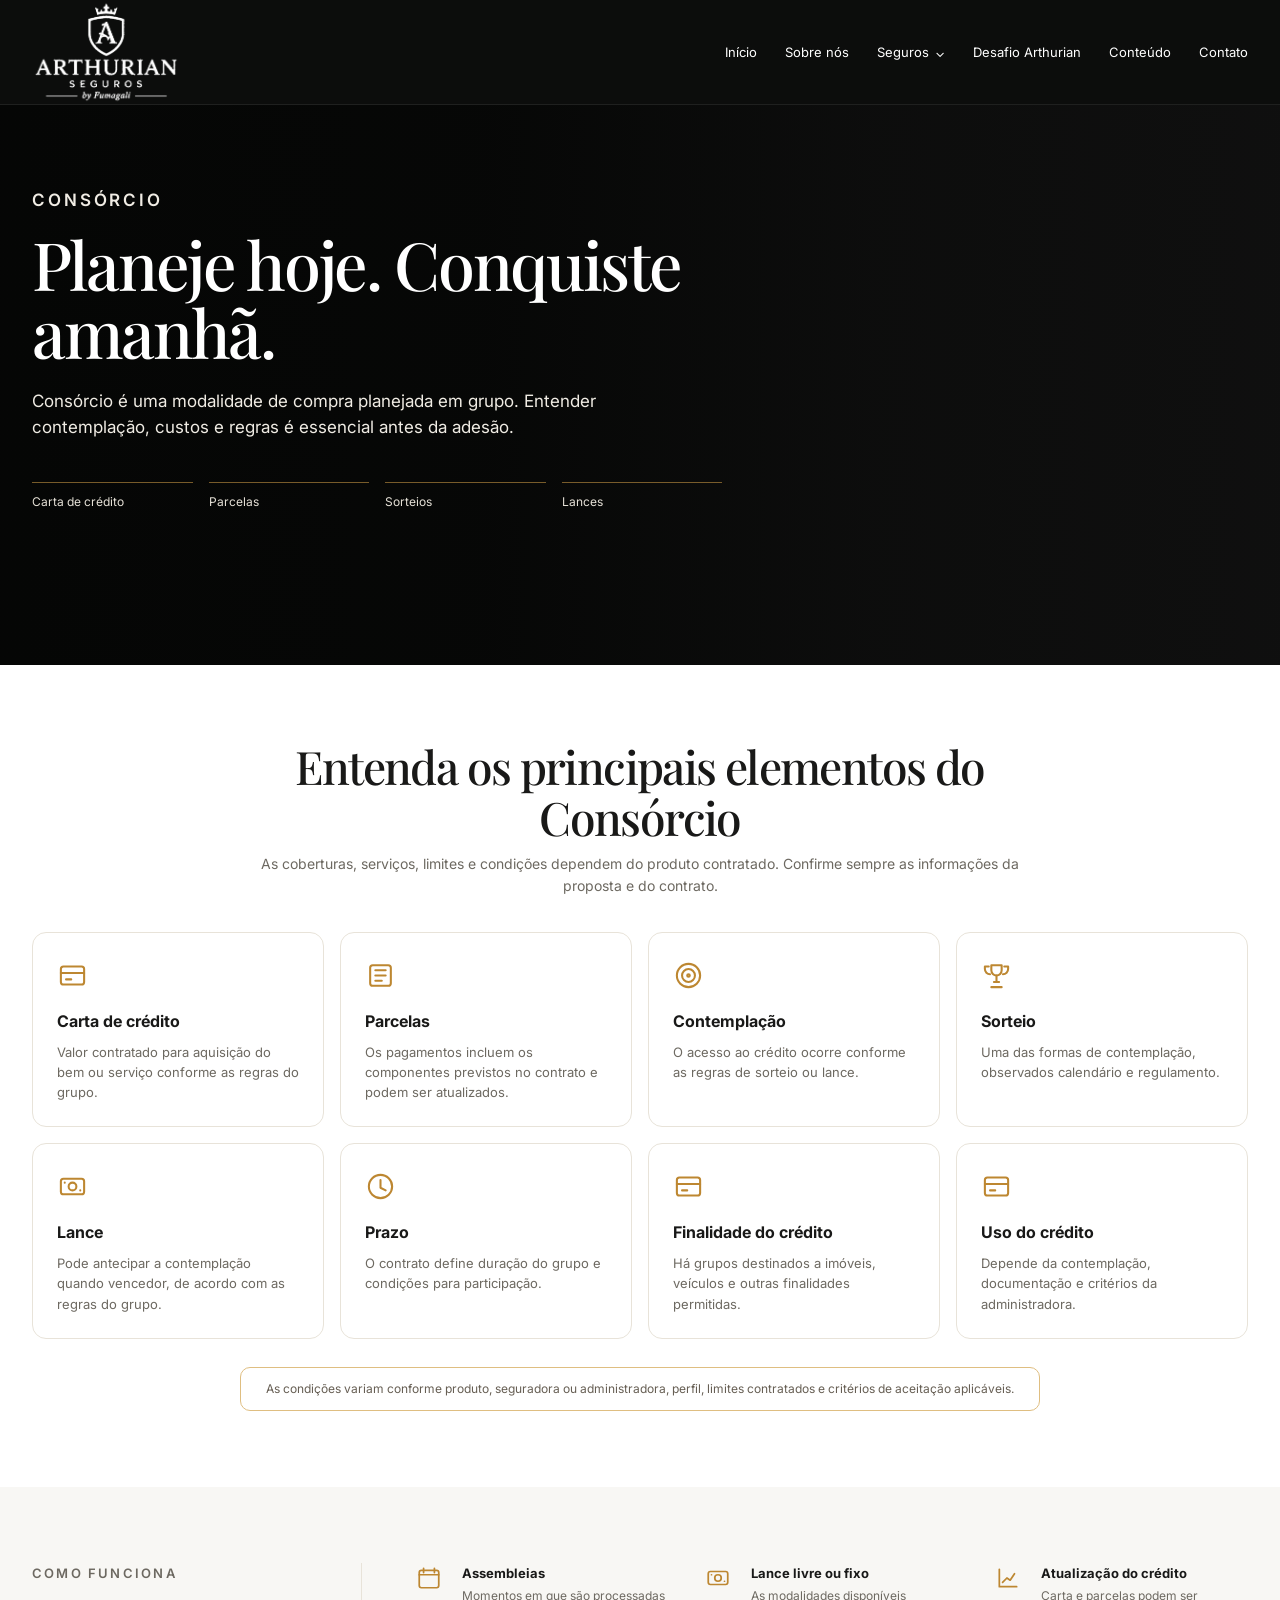
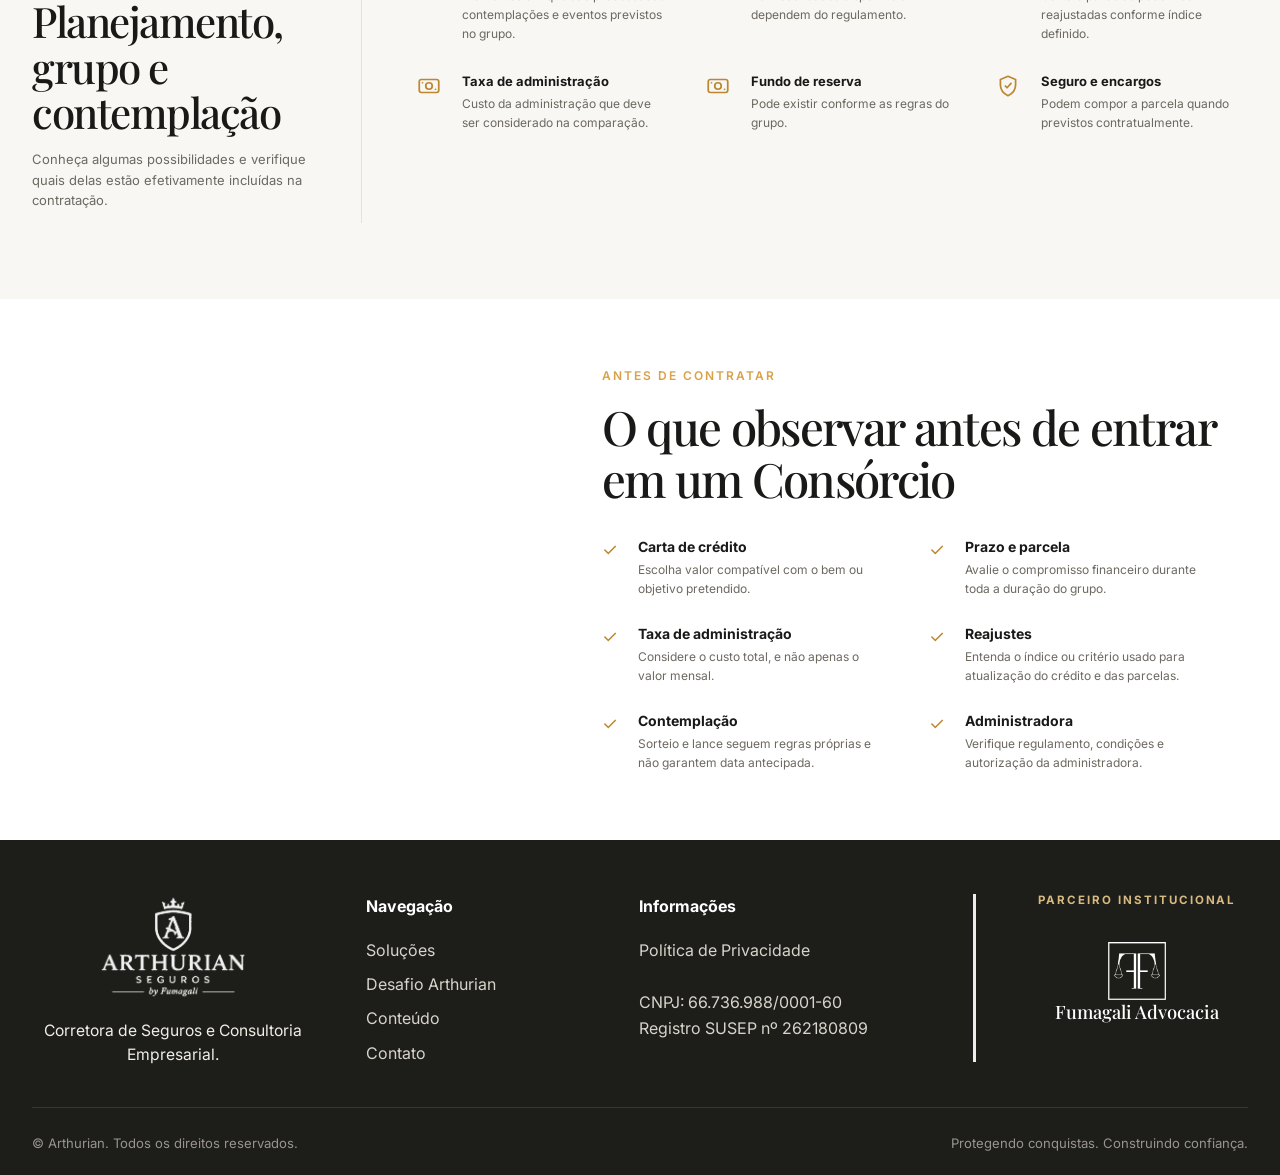
<file: consorcio.html>
<!doctype html>
<html lang="pt-BR"><head><meta charset="utf-8"><meta name="viewport" content="width=device-width, initial-scale=1">
<title>Consórcio | Arthurian Seguros</title>
<meta name="description" content="Consórcio é uma modalidade de compra planejada em grupo. Entender contemplação, custos e regras é essencial antes da adesão.">
<link rel="icon" type="image/png" href="assets/favicon.png?v=20260810">
<link rel="preconnect" href="https://fonts.googleapis.com"><link rel="preconnect" href="https://fonts.gstatic.com" crossorigin>
<link href="https://fonts.googleapis.com/css2?family=Inter:wght@400;500;600&family=Playfair+Display:wght@500;600&display=swap" rel="stylesheet">
<style>
:root{--bg:#f7f5f0;--paper:#fff;--text:#191918;--muted:#6d6961;--line:#e8e3d9;--gold:#bd8731;--dark:#0e0f0e;--max:1320px;--sans:Inter,Arial,sans-serif;--serif:"Playfair Display",Georgia,serif}
*{box-sizing:border-box}
html,body{margin:0;padding:0;max-width:100%;overflow-x:hidden}
body{font-family:var(--sans);color:var(--text);background:#fff;line-height:1.55;-webkit-font-smoothing:antialiased}
a{text-decoration:none;color:inherit}
img{max-width:100%;display:block}
.container{width:min(calc(100% - 64px),var(--max));margin:auto}
.header{position:sticky;top:0;z-index:50;background:#0c0d0c;color:#fff;border-bottom:1px solid rgba(255,255,255,.08)}
.header-in{min-height:82px;display:flex;align-items:center;justify-content:space-between;gap:28px}
.brand img{width:148px;height:auto;filter:brightness(0) invert(1)}
.nav{display:flex;align-items:center;gap:28px;font-size:13px}
.drop{position:relative}
.drop>a:after{content:"⌄";margin-left:6px}
.drop-menu{position:absolute;top:calc(100% + 20px);left:-18px;min-width:265px;padding:10px;background:#0e0f0e;border:1px solid #2a2a27;box-shadow:0 24px 60px rgba(0,0,0,.25);display:none}
.drop:hover .drop-menu{display:block}
.drop-menu a{display:block;padding:10px 12px;color:#eee}
.drop-menu a:hover{color:#d8a249;background:#171815}
.hero{position:relative;min-height:560px;color:#fff;background:#111 center/cover no-repeat}
.hero:after{content:"";position:absolute;inset:0;background:linear-gradient(90deg,rgba(4,5,4,.92) 0%,rgba(4,5,4,.82) 38%,rgba(4,5,4,.34) 68%,rgba(4,5,4,.14) 100%)}
.hero-in{position:relative;z-index:2;padding:82px 0 72px;max-width:690px}
.kicker{font-size:13px;letter-spacing:.17em;color:#d9a247;font-weight:600;margin:0 0 16px}
h1,h2{font-family:var(--serif);font-weight:500;letter-spacing:-.035em}
h1{font-size:clamp(50px,5.2vw,78px);line-height:1.02;margin:0 0 22px}
.hero p{font-size:17px;color:#f0ece4;max-width:590px}
.hero-points{display:grid;grid-template-columns:repeat(4,minmax(0,1fr));gap:16px;margin-top:42px}
.hero-point{border-top:1px solid rgba(213,161,72,.55);padding-top:12px;font-size:12px;color:#e6e1d7}
.hero-point:before{content:"";width:18px;height:18px;border:1px solid #d19a3b;border-radius:50%;display:block;margin-bottom:8px}
.section{padding:76px 0}
.title{text-align:center;max-width:800px;margin:0 auto 36px}
.title h2{font-size:clamp(34px,3.6vw,54px);line-height:1.1;margin:0 0 10px}
.title p{margin:0;color:var(--muted);font-size:14px}
.cards{display:grid;grid-template-columns:repeat(4,minmax(0,1fr));gap:16px}
.card{padding:24px;background:#fff;border:1px solid var(--line);border-radius:14px;min-height:190px}
.icon{width:32px;height:32px;border:1.5px solid var(--gold);border-radius:9px;margin-bottom:18px;position:relative}
.icon:after{content:"";position:absolute;inset:8px;border:1.5px solid var(--gold);border-radius:3px}
.card h3{font-size:16px;margin:0 0 8px}
.card p{font-size:13px;color:var(--muted);margin:0}
.notice{max-width:800px;margin:28px auto 0;border:1px solid #dfbe81;border-radius:10px;padding:12px 18px;text-align:center;font-size:12px;color:#665e53}
.soft{background:#f8f7f4}
.feature-layout{display:grid;grid-template-columns:330px 1fr;gap:54px;align-items:start}
.feature-intro{border-right:1px solid var(--line);padding-right:38px}
.feature-intro h2{font-size:42px;line-height:1.08;margin:8px 0 14px}
.feature-intro p{font-size:13px;color:var(--muted)}
.features{display:grid;grid-template-columns:repeat(3,minmax(0,1fr));gap:28px 36px}
.feature{display:grid;grid-template-columns:34px 1fr;gap:12px}
.feature .icon{width:28px;height:28px;border-radius:7px;margin:0}
.feature strong{display:block;font-size:13px;margin-bottom:4px}
.feature span{display:block;font-size:12px;color:var(--muted)}
.choose{display:grid;grid-template-columns:minmax(360px,42%) 1fr;background:#fff;min-height:520px}
.choose-photo{min-height:520px;background:center/cover no-repeat}
.choose-copy{padding:68px clamp(36px,5vw,78px)}
.choose-copy .kicker{font-size:12px}
.choose-copy h2{font-size:clamp(36px,3.7vw,58px);line-height:1.08;margin:8px 0 32px}
.checks{display:grid;grid-template-columns:1fr 1fr;gap:24px 40px}
.check{display:grid;grid-template-columns:26px 1fr;gap:10px}
.check:before{content:"✓";color:var(--gold);font-size:18px}
.check strong{display:block;font-size:14px;margin-bottom:4px}
.check span{display:block;color:var(--muted);font-size:12px}
.footer{background:#11120f;color:#cac7bd;padding:56px 0 24px}
.footer-grid{display:grid;grid-template-columns:1.2fr .8fr 1fr 1.15fr;gap:36px}
.footer img{width:145px;filter:brightness(0) invert(1);margin-bottom:16px}
.footer h4{color:#fff;font-size:12px;letter-spacing:.08em;text-transform:uppercase;margin:0 0 14px}
.footer a{display:block;color:#c6c2b8;font-size:12px;margin:7px 0}
.footer p{font-size:12px;color:#9f9b92}
.footer-bottom{border-top:1px solid #2a2a27;margin-top:32px;padding-top:18px;display:flex;justify-content:space-between;gap:20px;font-size:11px;color:#8f8c85}
.mobile{display:none}
@media(max-width:1050px){
 .container{width:min(calc(100% - 40px),var(--max))}
 .nav{gap:16px;font-size:12px}
 .hero-points{grid-template-columns:1fr 1fr}
 .cards{grid-template-columns:1fr 1fr}
 .feature-layout{grid-template-columns:1fr}
 .feature-intro{border-right:0;border-bottom:1px solid var(--line);padding:0 0 28px}
 .features{grid-template-columns:1fr 1fr}
 .choose{grid-template-columns:1fr}
 .choose-photo{min-height:360px}
 .footer-grid{grid-template-columns:1fr 1fr}
}
@media(max-width:760px){
 .header-in{min-height:72px}
 .brand img{width:120px}
 .nav{display:none}
 .mobile{display:block;color:#fff;font-size:23px}
 .hero{min-height:auto;background-position:center}
 .hero:after{background:linear-gradient(180deg,rgba(4,5,4,.58),rgba(4,5,4,.94))}
 .hero-in{padding:68px 0 52px}
 h1{font-size:46px}
 .hero-points{grid-template-columns:1fr 1fr}
 .section{padding:58px 0}
 .cards{grid-template-columns:1fr}
 .features{grid-template-columns:1fr}
 .choose-photo{min-height:300px}
 .choose-copy{padding:44px 22px}
 .checks{grid-template-columns:1fr}
 .footer-grid{grid-template-columns:1fr}
 .footer-bottom{flex-direction:column}
}

/* Rodapé final aprovado — 07/08/2026 */
.site-footer {
  background:#1d1d1a !important;
  color:#d7d4ca !important;
  padding:54px 0 22px !important;
}
.site-footer .footer-grid {
  display:grid !important;
  grid-template-columns:1.15fr .9fr 1.15fr 1.12fr !important;
  gap:clamp(2rem,4vw,5.2rem) !important;
  align-items:start !important;
}
.site-footer .footer-grid > div:first-child {
  text-align:center !important;
}
.site-footer .footer-grid > div:first-child img {
  display:block !important;
  width:150px !important;
  height:auto !important;
  margin:0 auto 1.15rem !important;
  filter:brightness(0) invert(1) !important;
  opacity:.94 !important;
}
.site-footer .footer-grid > div:first-child p {
  margin:0 auto !important;
  max-width:310px !important;
  color:#f0ede5 !important;
  line-height:1.55 !important;
  font-size:.98rem !important;
}
.site-footer .footer-title {
  margin:0 0 1.15rem !important;
  color:#fff !important;
  font-weight:700 !important;
  font-size:1rem !important;
}
.site-footer .footer-grid a {
  display:block !important;
  margin:.6rem 0 !important;
  color:#d7d4ca !important;
}
.site-footer .company-data {
  margin-top:1.65rem !important;
  line-height:1.65 !important;
  color:#d7d4ca !important;
}
.site-footer .footer-partner {
  min-height:168px !important;
  border-left:3px solid rgba(255,255,255,.92) !important;
  padding-left:clamp(2.1rem,4vw,4.8rem) !important;
  display:flex !important;
  flex-direction:column !important;
  align-items:center !important;
  justify-content:flex-start !important;
  text-align:center !important;
}
.site-footer .footer-partner-label {
  margin:0 0 1.5rem !important;
  color:#d7ba7f !important;
  font-size:.72rem !important;
  font-weight:700 !important;
  letter-spacing:.17em !important;
  line-height:1.2 !important;
  text-transform:uppercase !important;
  white-space:nowrap !important;
}
.site-footer .footer-partner-brand {
  display:flex !important;
  flex-direction:column !important;
  align-items:center !important;
  justify-content:center !important;
  gap:.35rem !important;
  margin:0 auto !important;
  text-align:center !important;
  width:max-content !important;
  max-width:100% !important;
}
.site-footer .footer-partner-brand img {
  display:block !important;
  width:58px !important;
  height:58px !important;
  object-fit:contain !important;
  margin:0 auto .15rem !important;
  filter:none !important;
  opacity:1 !important;
}
.site-footer .footer-partner-name {
  display:block !important;
  color:#fff !important;
  font-family:var(--serif) !important;
  font-size:1.15rem !important;
  font-weight:500 !important;
  line-height:1.1 !important;
  white-space:nowrap !important;
  text-align:center !important;
}
.site-footer .footer-bottom {
  margin-top:2rem !important;
  padding-top:1.55rem !important;
  border-top:1px solid rgba(255,255,255,.10) !important;
  display:flex !important;
  justify-content:space-between !important;
  align-items:center !important;
  gap:2rem !important;
  color:#98958d !important;
  font-size:.82rem !important;
}
.site-footer .footer-bottom p { margin:0 !important; }
@media (max-width:920px){
  .site-footer .footer-grid{grid-template-columns:1fr 1fr !important;}
  .site-footer .footer-partner{border-left:0 !important;border-top:1px solid rgba(255,255,255,.18) !important;padding:2rem 0 0 !important;min-height:0 !important;}
}
@media (max-width:620px){
  .site-footer .footer-grid{grid-template-columns:1fr !important;gap:2.25rem !important;}
  .site-footer .footer-grid>div{text-align:center !important;}
  .site-footer .footer-partner-label{white-space:normal !important;}
  .site-footer .footer-bottom{flex-direction:column !important;align-items:center !important;text-align:center !important;}
}



/* Seguradoras e parceiros — versão final robusta */
.partners-section{background:#fff;padding:5rem 0 4.25rem;overflow:hidden;position:relative}
.partners-heading{text-align:center;margin-bottom:2.2rem}
.partners-heading h2{max-width:780px;margin:.35rem auto .8rem}
.partners-heading>p:last-child{max-width:720px;margin:0 auto;color:var(--muted)}
.partners-marquee{position:relative;width:100%;overflow:hidden;padding:.45rem 0}
.partners-marquee+.partners-marquee{margin-top:.9rem}
.partners-marquee::before,.partners-marquee::after{content:"";position:absolute;z-index:3;top:0;bottom:0;width:7rem;pointer-events:none}
.partners-marquee::before{left:0;background:linear-gradient(90deg,#fff 12%,rgba(255,255,255,0))}
.partners-marquee::after{right:0;background:linear-gradient(270deg,#fff 12%,rgba(255,255,255,0))}
.partners-track{display:flex!important;flex-direction:row!important;align-items:center!important;width:max-content!important;min-width:max-content!important;will-change:transform;white-space:nowrap}
.partners-track-left{animation:arthurianPartnersLeft 54s linear infinite}
.partners-track-right{animation:arthurianPartnersRight 58s linear infinite;transform:translateX(-50%)}
.partners-group{display:flex!important;flex-direction:row!important;align-items:center!important;gap:3.65rem;padding-right:3.65rem;width:max-content!important;min-width:max-content!important;flex:0 0 auto!important}
.partner-logo{width:165px!important;height:90px!important;flex:0 0 165px!important;display:flex!important;align-items:center!important;justify-content:center!important;background:#fff!important;border:0!important;outline:0!important;box-shadow:none!important;margin:0!important;padding:0!important}
.partner-logo img{display:block!important;width:165px!important;height:82px!important;max-width:165px!important;max-height:82px!important;object-fit:contain!important;background:#fff!important;border:0!important;outline:0!important;box-shadow:none!important;margin:0!important;padding:0!important}
@keyframes arthurianPartnersLeft{from{transform:translateX(0)}to{transform:translateX(-50%)}}
@keyframes arthurianPartnersRight{from{transform:translateX(-50%)}to{transform:translateX(0)}}
@media(max-width:700px){.partners-section{padding:4rem 0 3.5rem}.partners-marquee::before,.partners-marquee::after{width:2.8rem}.partners-group{gap:2.25rem;padding-right:2.25rem}.partner-logo{width:130px!important;height:76px!important;flex-basis:130px!important}.partner-logo img{width:130px!important;height:70px!important;max-width:130px!important;max-height:70px!important}}

  
</style>
<style id="arthurian-final-icons">
.hero-point:before{display:none!important;content:none!important}
.hero-point{padding-top:10px!important}
.icon{
  width:36px!important;height:36px!important;border:0!important;border-radius:0!important;
  margin-bottom:16px!important;display:flex!important;align-items:center!important;justify-content:flex-start!important;
}
.icon:after{display:none!important;content:none!important}
.icon svg{width:31px;height:31px;fill:none;stroke:var(--gold);stroke-width:1.6;stroke-linecap:round;stroke-linejoin:round}
.feature .icon{width:30px!important;height:30px!important;margin:0!important}
.feature .icon svg{width:26px;height:26px}
</style>

</head>
<body>
<header class="header"><div class="container header-in"><a class="brand" href="index.html#inicio"><img src="assets/logo-arthurian.png" alt="Arthurian Seguros"></a>
<nav class="nav">
<a href="index.html#inicio">Início</a>
<a href="index.html#nossa-historia">Sobre nós</a>
<div class="drop"><a href="index.html#solucoes">Seguros</a><div class="drop-menu">
<a href="seguro-auto.html">Seguro Auto</a><a href="seguro-residencial.html">Seguro Residencial</a><a href="seguro-vida.html">Seguro de Vida</a><a href="seguro-empresarial.html">Seguro Empresarial</a><a href="rc-profissional.html">Responsabilidade Civil Profissional</a><a href="seguro-viagem.html">Seguro Viagem</a><a href="consorcio.html">Consórcio</a>
</div></div>
<a href="index.html#desafio">Desafio Arthurian</a>
<a href="index.html#conteudo-util">Conteúdo</a>
<a href="index.html#contato">Contato</a>
</nav>
<span class="mobile">☰</span></div></header>
<main>
<section class="hero" style="background-image:url('https://images.unsplash.com/photo-1766848834880-59e1632d92a8?auto=format&fit=crop&fm=jpg&ixid=M3wxMjA3fDB8MHxwaG90by1wYWdlfHx8fGVufDB8fHx8fA%3D%3D&ixlib=rb-4.1.0&q=60&w=3000')"><div class="container"><div class="hero-in"><p class="kicker">CONSÓRCIO</p><h1>Planeje hoje. Conquiste amanhã.</h1><p>Consórcio é uma modalidade de compra planejada em grupo. Entender contemplação, custos e regras é essencial antes da adesão.</p><div class="hero-points"><div class="hero-point">Carta de crédito</div><div class="hero-point">Parcelas</div><div class="hero-point">Sorteios</div><div class="hero-point">Lances</div></div></div></div></section>
<section class="section"><div class="container"><div class="title"><h2>Entenda os principais elementos do Consórcio</h2><p>As coberturas, serviços, limites e condições dependem do produto contratado. Confirme sempre as informações da proposta e do contrato.</p></div><div class="cards"><article class="card"><div class="icon"><svg viewBox="0 0 24 24" aria-hidden="true" focusable="false"><rect x="3" y="5" width="18" height="14" rx="2"/><path d="M3 10h18M7 15h4"/></svg></div><h3>Carta de crédito</h3><p>Valor contratado para aquisição do bem ou serviço conforme as regras do grupo.</p></article><article class="card"><div class="icon"><svg viewBox="0 0 24 24" aria-hidden="true" focusable="false"><rect x="4" y="4" width="16" height="16" rx="2"/><path d="M8 8h8M8 12h8M8 16h5"/></svg></div><h3>Parcelas</h3><p>Os pagamentos incluem os componentes previstos no contrato e podem ser atualizados.</p></article><article class="card"><div class="icon"><svg viewBox="0 0 24 24" aria-hidden="true" focusable="false"><circle cx="12" cy="12" r="9"/><circle cx="12" cy="12" r="5"/><circle cx="12" cy="12" r="1"/></svg></div><h3>Contemplação</h3><p>O acesso ao crédito ocorre conforme as regras de sorteio ou lance.</p></article><article class="card"><div class="icon"><svg viewBox="0 0 24 24" aria-hidden="true" focusable="false"><path d="M8 4h8v4a4 4 0 0 1-8 0V4Z"/><path d="M6 5H3v2a4 4 0 0 0 4 4M18 5h3v2a4 4 0 0 1-4 4M12 12v5M8 21h8M10 17h4"/></svg></div><h3>Sorteio</h3><p>Uma das formas de contemplação, observados calendário e regulamento.</p></article><article class="card"><div class="icon"><svg viewBox="0 0 24 24" aria-hidden="true" focusable="false"><rect x="3" y="6" width="18" height="12" rx="2"/><circle cx="12" cy="12" r="3"/><path d="M6 9h0M18 15h0"/></svg></div><h3>Lance</h3><p>Pode antecipar a contemplação quando vencedor, de acordo com as regras do grupo.</p></article><article class="card"><div class="icon"><svg viewBox="0 0 24 24" aria-hidden="true" focusable="false"><circle cx="12" cy="12" r="9"/><path d="M12 7v6l4 2"/></svg></div><h3>Prazo</h3><p>O contrato define duração do grupo e condições para participação.</p></article><article class="card"><div class="icon"><svg viewBox="0 0 24 24" aria-hidden="true" focusable="false"><rect x="3" y="5" width="18" height="14" rx="2"/><path d="M3 10h18M7 15h4"/></svg></div><h3>Finalidade do crédito</h3><p>Há grupos destinados a imóveis, veículos e outras finalidades permitidas.</p></article><article class="card"><div class="icon"><svg viewBox="0 0 24 24" aria-hidden="true" focusable="false"><rect x="3" y="5" width="18" height="14" rx="2"/><path d="M3 10h18M7 15h4"/></svg></div><h3>Uso do crédito</h3><p>Depende da contemplação, documentação e critérios da administradora.</p></article></div><div class="notice">As condições variam conforme produto, seguradora ou administradora, perfil, limites contratados e critérios de aceitação aplicáveis.</div></div></section>
<section class="section soft"><div class="container feature-layout"><div class="feature-intro"><p class="kicker">COMO FUNCIONA</p><h2>Planejamento, grupo e contemplação</h2><p>Conheça algumas possibilidades e verifique quais delas estão efetivamente incluídas na contratação.</p></div><div class="features"><div class="feature"><div class="icon"><svg viewBox="0 0 24 24" aria-hidden="true" focusable="false"><rect x="3" y="5" width="18" height="16" rx="2"/><path d="M7 3v4M17 3v4M3 9h18"/></svg></div><div><strong>Assembleias</strong><span>Momentos em que são processadas contemplações e eventos previstos no grupo.</span></div></div><div class="feature"><div class="icon"><svg viewBox="0 0 24 24" aria-hidden="true" focusable="false"><rect x="3" y="6" width="18" height="12" rx="2"/><circle cx="12" cy="12" r="3"/><path d="M6 9h0M18 15h0"/></svg></div><div><strong>Lance livre ou fixo</strong><span>As modalidades disponíveis dependem do regulamento.</span></div></div><div class="feature"><div class="icon"><svg viewBox="0 0 24 24" aria-hidden="true" focusable="false"><path d="M4 20V4M4 20h16"/><path d="m7 16 4-4 3 2 4-6"/></svg></div><div><strong>Atualização do crédito</strong><span>Carta e parcelas podem ser reajustadas conforme índice definido.</span></div></div><div class="feature"><div class="icon"><svg viewBox="0 0 24 24" aria-hidden="true" focusable="false"><rect x="3" y="6" width="18" height="12" rx="2"/><circle cx="12" cy="12" r="3"/><path d="M6 9h0M18 15h0"/></svg></div><div><strong>Taxa de administração</strong><span>Custo da administração que deve ser considerado na comparação.</span></div></div><div class="feature"><div class="icon"><svg viewBox="0 0 24 24" aria-hidden="true" focusable="false"><rect x="3" y="6" width="18" height="12" rx="2"/><circle cx="12" cy="12" r="3"/><path d="M6 9h0M18 15h0"/></svg></div><div><strong>Fundo de reserva</strong><span>Pode existir conforme as regras do grupo.</span></div></div><div class="feature"><div class="icon"><svg viewBox="0 0 24 24" aria-hidden="true" focusable="false"><path d="M12 3 5 6v5c0 4.5 2.8 7.8 7 10 4.2-2.2 7-5.5 7-10V6l-7-3Z"/><path d="m9.5 12 1.6 1.6 3.7-4"/></svg></div><div><strong>Seguro e encargos</strong><span>Podem compor a parcela quando previstos contratualmente.</span></div></div></div></div></section>
<section class="choose"><div class="choose-photo" style="background-image:url('https://images.unsplash.com/photo-1766848834880-59e1632d92a8?auto=format&fit=crop&fm=jpg&ixid=M3wxMjA3fDB8MHxwaG90by1wYWdlfHx8fGVufDB8fHx8fA%3D%3D&ixlib=rb-4.1.0&q=60&w=3000')"></div><div class="choose-copy"><p class="kicker">ANTES DE CONTRATAR</p><h2>O que observar antes de entrar em um Consórcio</h2><div class="checks"><div class="check"><div><strong>Carta de crédito</strong><span>Escolha valor compatível com o bem ou objetivo pretendido.</span></div></div><div class="check"><div><strong>Prazo e parcela</strong><span>Avalie o compromisso financeiro durante toda a duração do grupo.</span></div></div><div class="check"><div><strong>Taxa de administração</strong><span>Considere o custo total, e não apenas o valor mensal.</span></div></div><div class="check"><div><strong>Reajustes</strong><span>Entenda o índice ou critério usado para atualização do crédito e das parcelas.</span></div></div><div class="check"><div><strong>Contemplação</strong><span>Sorteio e lance seguem regras próprias e não garantem data antecipada.</span></div></div><div class="check"><div><strong>Administradora</strong><span>Verifique regulamento, condições e autorização da administradora.</span></div></div></div></div></section>
</main>
<footer class="site-footer">
    <div class="container footer-grid">
      <div>
        <img src="assets/logo-arthurian.png" alt="Arthurian Seguros by Fumagali">
        <p>Corretora de Seguros e Consultoria Empresarial.</p>
      </div>
      <div>
        <p class="footer-title">Navegação</p>
        <a href="index.html#solucoes">Soluções</a>
        <a href="index.html#desafio">Desafio Arthurian</a>
        <a href="index.html#conteudo-util">Conteúdo</a>
        <a href="index.html#contato">Contato</a>
      </div>
      <div>
        <p class="footer-title">Informações</p>
        <a href="politica-de-privacidade.html">Política de Privacidade</a>
        <p class="company-data">CNPJ: 66.736.988/0001-60<br>Registro SUSEP nº 262180809</p>
      </div>
      <div class="footer-partner" aria-label="Parceiro institucional">
        <p class="footer-partner-label">Parceiro institucional</p>
        <a class="footer-partner-brand" href="https://fumagaliadvocacia.com.br/" target="_blank" rel="noopener" aria-label="Conhecer a Fumagali Advocacia">
          <img src="assets/logo-fumagali-parceiro.png" alt="Fumagali Advocacia">
          <span class="footer-partner-name">Fumagali Advocacia</span>
        </a>
      </div>
    </div>
    <div class="container footer-bottom">
      <p>© <span id="ano"></span> Arthurian. Todos os direitos reservados.</p>
      <p>Protegendo conquistas. Construindo confiança.</p>
    </div>
  </footer>
</body></html>
</file>
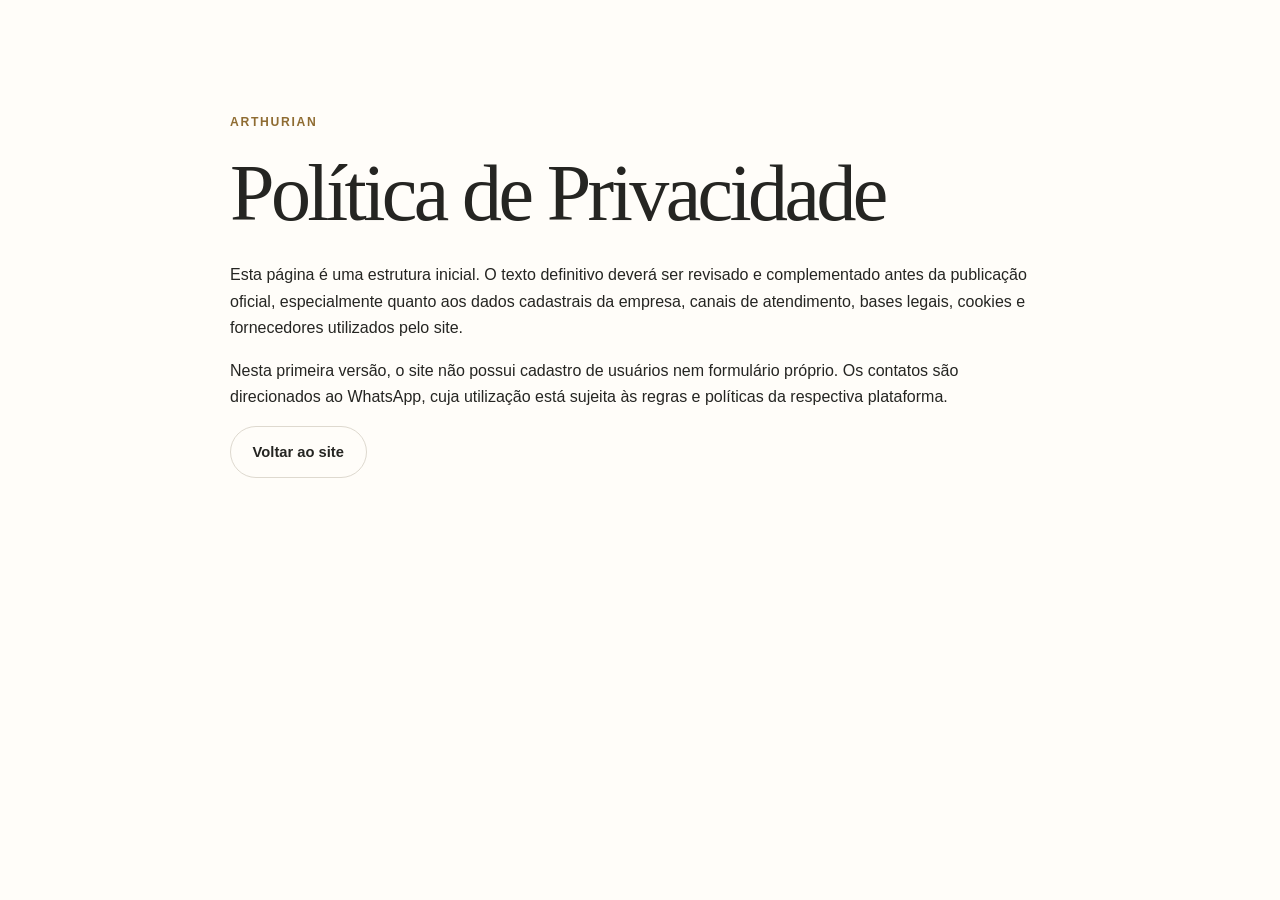
<file: politica-de-privacidade.html>
<!doctype html>
<html lang="pt-BR">
<head>
  <meta charset="utf-8">
  <meta name="viewport" content="width=device-width, initial-scale=1">
  <meta name="robots" content="noindex">
  <title>Política de Privacidade | Arthurian</title>
  <link rel="stylesheet" href="styles.css">
</head>
<body>
  <main class="section">
    <div class="container" style="max-width:820px">
      <p class="eyebrow">Arthurian</p>
      <h1 style="font-size:clamp(2.8rem,7vw,5rem)">Política de Privacidade</h1>
      <p>Esta página é uma estrutura inicial. O texto definitivo deverá ser revisado e complementado antes da publicação oficial, especialmente quanto aos dados cadastrais da empresa, canais de atendimento, bases legais, cookies e fornecedores utilizados pelo site.</p>
      <p>Nesta primeira versão, o site não possui cadastro de usuários nem formulário próprio. Os contatos são direcionados ao WhatsApp, cuja utilização está sujeita às regras e políticas da respectiva plataforma.</p>
      <p><a class="button button-secondary" href="index.html">Voltar ao site</a></p>
    </div>
  </main>
</body>
</html>
</file>
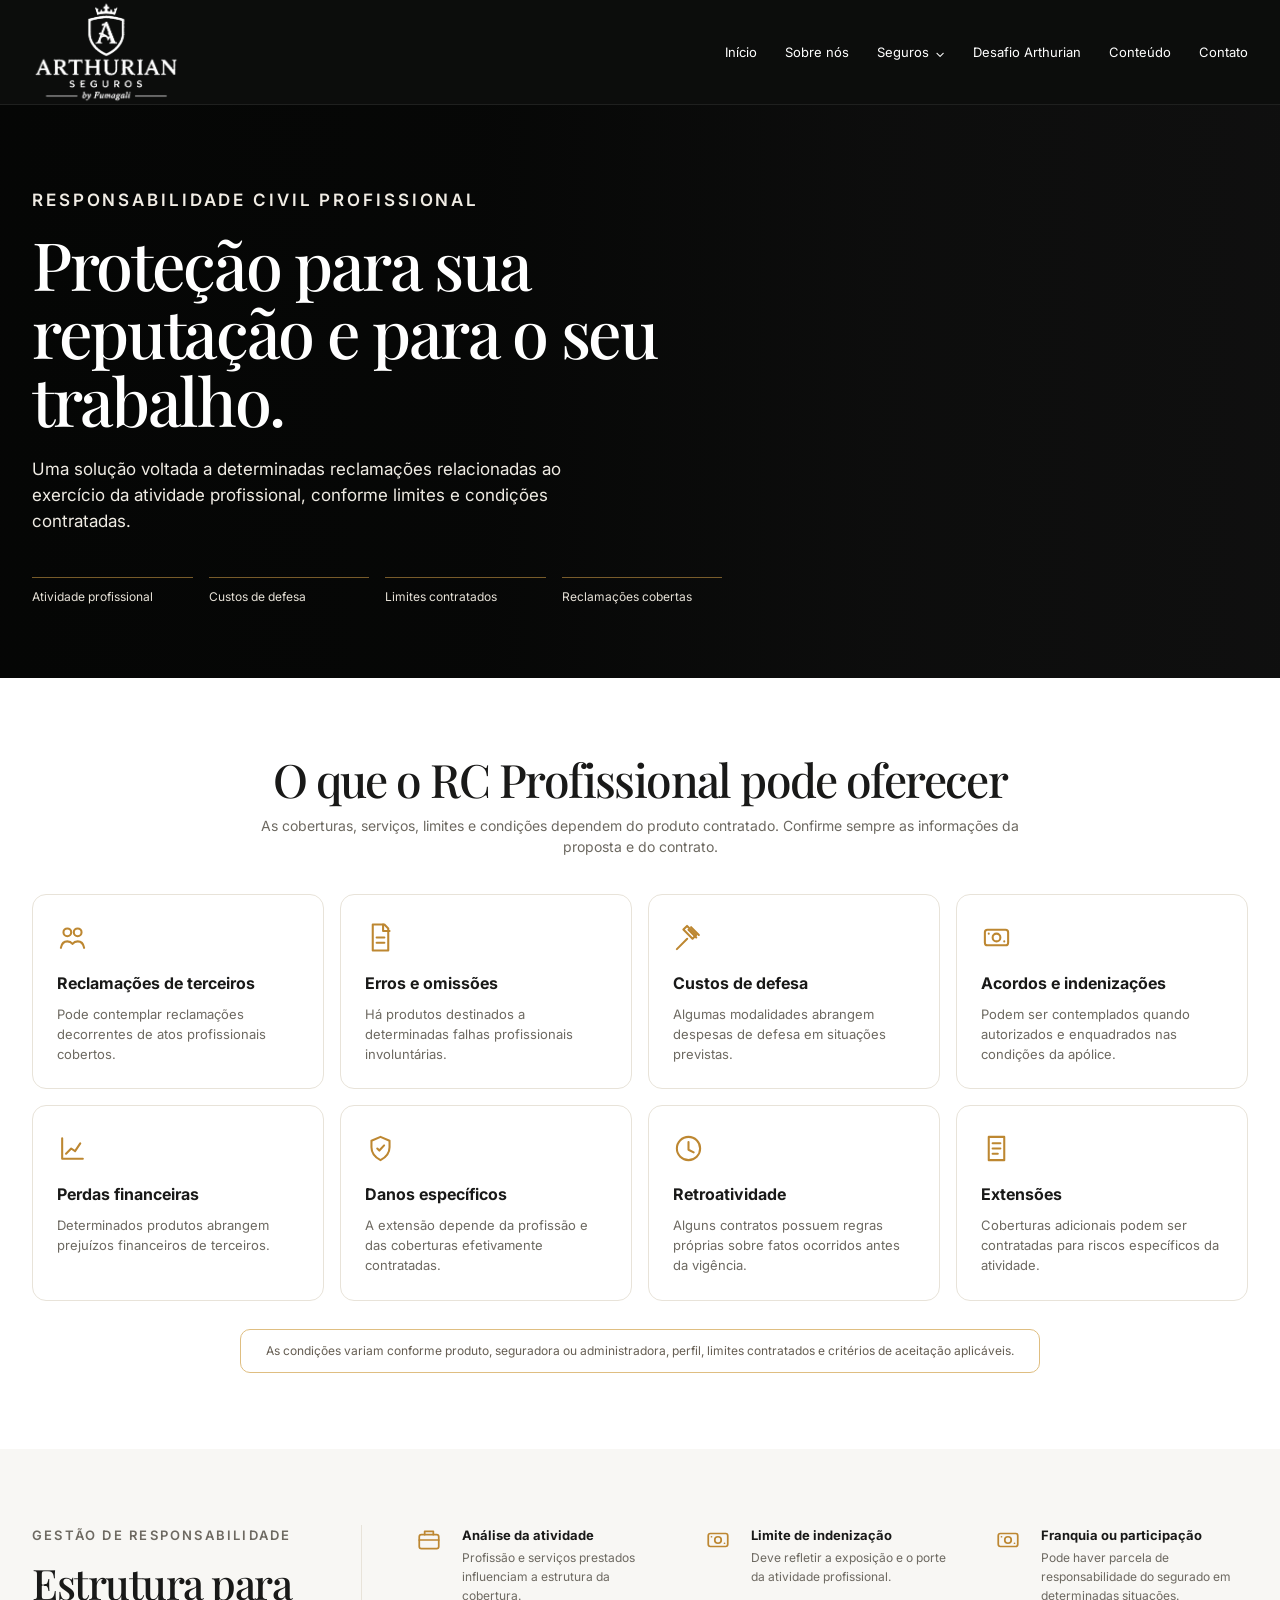
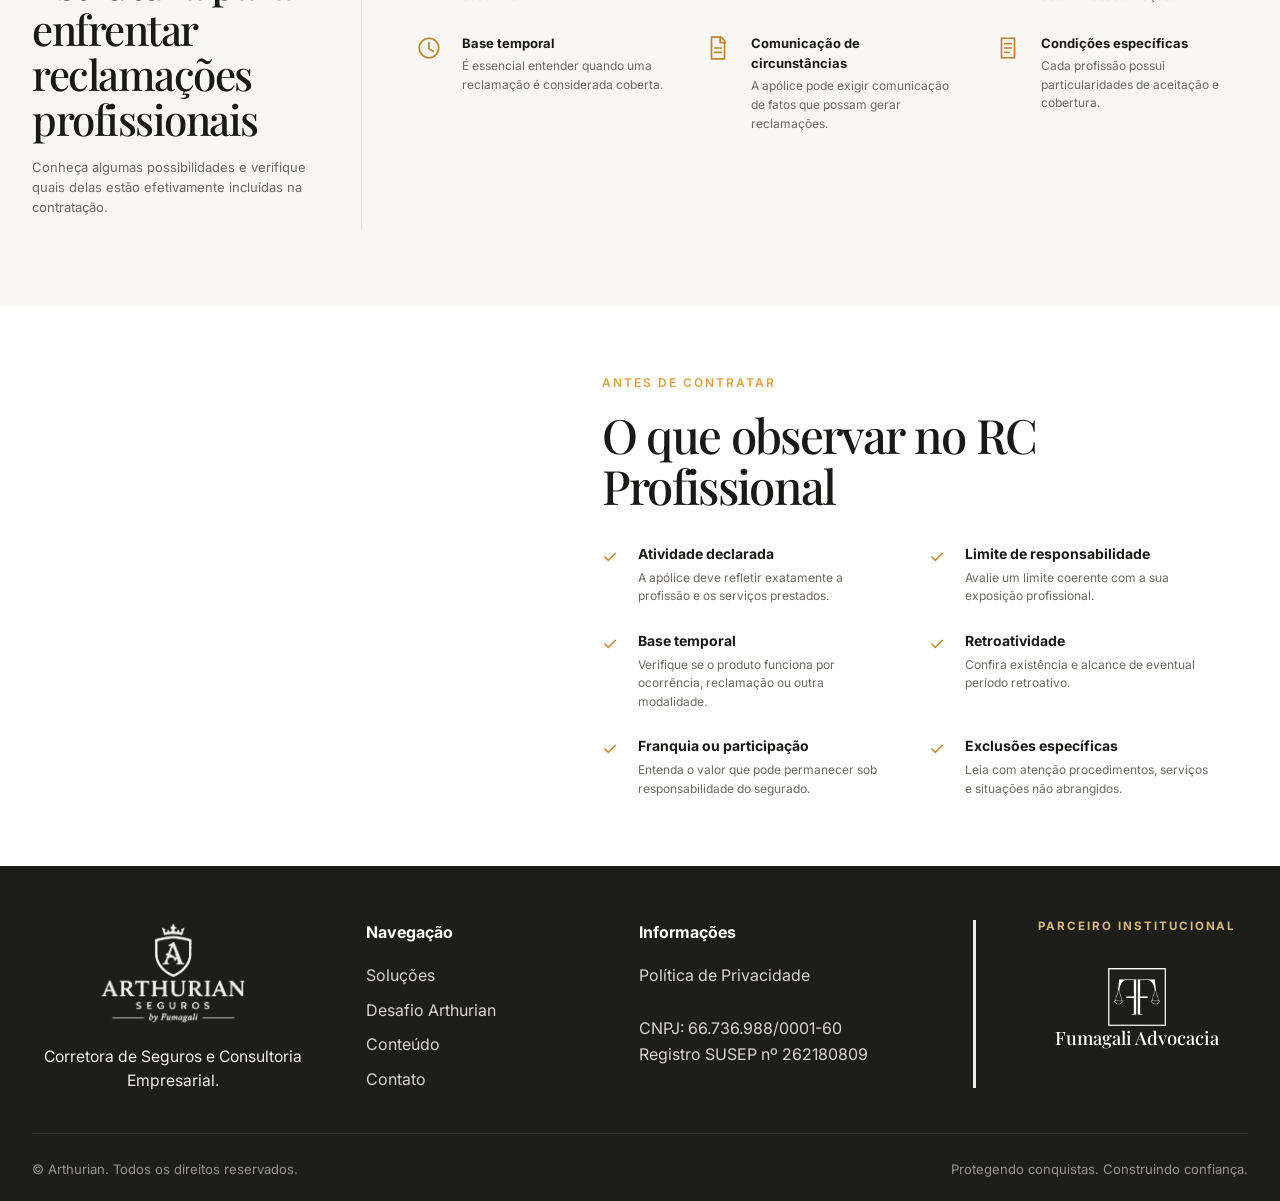
<file: rc-profissional.html>
<!doctype html>
<html lang="pt-BR"><head><meta charset="utf-8"><meta name="viewport" content="width=device-width, initial-scale=1">
<title>Responsabilidade Civil Profissional | Arthurian Seguros</title>
<meta name="description" content="Uma solução voltada a determinadas reclamações relacionadas ao exercício da atividade profissional, conforme limites e condições contratadas.">
<link rel="icon" type="image/png" href="assets/favicon.png?v=20260810">
<link rel="preconnect" href="https://fonts.googleapis.com"><link rel="preconnect" href="https://fonts.gstatic.com" crossorigin>
<link href="https://fonts.googleapis.com/css2?family=Inter:wght@400;500;600&family=Playfair+Display:wght@500;600&display=swap" rel="stylesheet">
<style>
:root{--bg:#f7f5f0;--paper:#fff;--text:#191918;--muted:#6d6961;--line:#e8e3d9;--gold:#bd8731;--dark:#0e0f0e;--max:1320px;--sans:Inter,Arial,sans-serif;--serif:"Playfair Display",Georgia,serif}
*{box-sizing:border-box}
html,body{margin:0;padding:0;max-width:100%;overflow-x:hidden}
body{font-family:var(--sans);color:var(--text);background:#fff;line-height:1.55;-webkit-font-smoothing:antialiased}
a{text-decoration:none;color:inherit}
img{max-width:100%;display:block}
.container{width:min(calc(100% - 64px),var(--max));margin:auto}
.header{position:sticky;top:0;z-index:50;background:#0c0d0c;color:#fff;border-bottom:1px solid rgba(255,255,255,.08)}
.header-in{min-height:82px;display:flex;align-items:center;justify-content:space-between;gap:28px}
.brand img{width:148px;height:auto;filter:brightness(0) invert(1)}
.nav{display:flex;align-items:center;gap:28px;font-size:13px}
.drop{position:relative}
.drop>a:after{content:"⌄";margin-left:6px}
.drop-menu{position:absolute;top:calc(100% + 20px);left:-18px;min-width:265px;padding:10px;background:#0e0f0e;border:1px solid #2a2a27;box-shadow:0 24px 60px rgba(0,0,0,.25);display:none}
.drop:hover .drop-menu{display:block}
.drop-menu a{display:block;padding:10px 12px;color:#eee}
.drop-menu a:hover{color:#d8a249;background:#171815}
.hero{position:relative;min-height:560px;color:#fff;background:#111 center/cover no-repeat}
.hero:after{content:"";position:absolute;inset:0;background:linear-gradient(90deg,rgba(4,5,4,.92) 0%,rgba(4,5,4,.82) 38%,rgba(4,5,4,.34) 68%,rgba(4,5,4,.14) 100%)}
.hero-in{position:relative;z-index:2;padding:82px 0 72px;max-width:690px}
.kicker{font-size:13px;letter-spacing:.17em;color:#d9a247;font-weight:600;margin:0 0 16px}
h1,h2{font-family:var(--serif);font-weight:500;letter-spacing:-.035em}
h1{font-size:clamp(50px,5.2vw,78px);line-height:1.02;margin:0 0 22px}
.hero p{font-size:17px;color:#f0ece4;max-width:590px}
.hero-points{display:grid;grid-template-columns:repeat(4,minmax(0,1fr));gap:16px;margin-top:42px}
.hero-point{border-top:1px solid rgba(213,161,72,.55);padding-top:12px;font-size:12px;color:#e6e1d7}
.hero-point:before{content:"";width:18px;height:18px;border:1px solid #d19a3b;border-radius:50%;display:block;margin-bottom:8px}
.section{padding:76px 0}
.title{text-align:center;max-width:800px;margin:0 auto 36px}
.title h2{font-size:clamp(34px,3.6vw,54px);line-height:1.1;margin:0 0 10px}
.title p{margin:0;color:var(--muted);font-size:14px}
.cards{display:grid;grid-template-columns:repeat(4,minmax(0,1fr));gap:16px}
.card{padding:24px;background:#fff;border:1px solid var(--line);border-radius:14px;min-height:190px}
.icon{width:32px;height:32px;border:1.5px solid var(--gold);border-radius:9px;margin-bottom:18px;position:relative}
.icon:after{content:"";position:absolute;inset:8px;border:1.5px solid var(--gold);border-radius:3px}
.card h3{font-size:16px;margin:0 0 8px}
.card p{font-size:13px;color:var(--muted);margin:0}
.notice{max-width:800px;margin:28px auto 0;border:1px solid #dfbe81;border-radius:10px;padding:12px 18px;text-align:center;font-size:12px;color:#665e53}
.soft{background:#f8f7f4}
.feature-layout{display:grid;grid-template-columns:330px 1fr;gap:54px;align-items:start}
.feature-intro{border-right:1px solid var(--line);padding-right:38px}
.feature-intro h2{font-size:42px;line-height:1.08;margin:8px 0 14px}
.feature-intro p{font-size:13px;color:var(--muted)}
.features{display:grid;grid-template-columns:repeat(3,minmax(0,1fr));gap:28px 36px}
.feature{display:grid;grid-template-columns:34px 1fr;gap:12px}
.feature .icon{width:28px;height:28px;border-radius:7px;margin:0}
.feature strong{display:block;font-size:13px;margin-bottom:4px}
.feature span{display:block;font-size:12px;color:var(--muted)}
.choose{display:grid;grid-template-columns:minmax(360px,42%) 1fr;background:#fff;min-height:520px}
.choose-photo{min-height:520px;background:center/cover no-repeat}
.choose-copy{padding:68px clamp(36px,5vw,78px)}
.choose-copy .kicker{font-size:12px}
.choose-copy h2{font-size:clamp(36px,3.7vw,58px);line-height:1.08;margin:8px 0 32px}
.checks{display:grid;grid-template-columns:1fr 1fr;gap:24px 40px}
.check{display:grid;grid-template-columns:26px 1fr;gap:10px}
.check:before{content:"✓";color:var(--gold);font-size:18px}
.check strong{display:block;font-size:14px;margin-bottom:4px}
.check span{display:block;color:var(--muted);font-size:12px}
.footer{background:#11120f;color:#cac7bd;padding:56px 0 24px}
.footer-grid{display:grid;grid-template-columns:1.2fr .8fr 1fr 1.15fr;gap:36px}
.footer img{width:145px;filter:brightness(0) invert(1);margin-bottom:16px}
.footer h4{color:#fff;font-size:12px;letter-spacing:.08em;text-transform:uppercase;margin:0 0 14px}
.footer a{display:block;color:#c6c2b8;font-size:12px;margin:7px 0}
.footer p{font-size:12px;color:#9f9b92}
.footer-bottom{border-top:1px solid #2a2a27;margin-top:32px;padding-top:18px;display:flex;justify-content:space-between;gap:20px;font-size:11px;color:#8f8c85}
.mobile{display:none}
@media(max-width:1050px){
 .container{width:min(calc(100% - 40px),var(--max))}
 .nav{gap:16px;font-size:12px}
 .hero-points{grid-template-columns:1fr 1fr}
 .cards{grid-template-columns:1fr 1fr}
 .feature-layout{grid-template-columns:1fr}
 .feature-intro{border-right:0;border-bottom:1px solid var(--line);padding:0 0 28px}
 .features{grid-template-columns:1fr 1fr}
 .choose{grid-template-columns:1fr}
 .choose-photo{min-height:360px}
 .footer-grid{grid-template-columns:1fr 1fr}
}
@media(max-width:760px){
 .header-in{min-height:72px}
 .brand img{width:120px}
 .nav{display:none}
 .mobile{display:block;color:#fff;font-size:23px}
 .hero{min-height:auto;background-position:center}
 .hero:after{background:linear-gradient(180deg,rgba(4,5,4,.58),rgba(4,5,4,.94))}
 .hero-in{padding:68px 0 52px}
 h1{font-size:46px}
 .hero-points{grid-template-columns:1fr 1fr}
 .section{padding:58px 0}
 .cards{grid-template-columns:1fr}
 .features{grid-template-columns:1fr}
 .choose-photo{min-height:300px}
 .choose-copy{padding:44px 22px}
 .checks{grid-template-columns:1fr}
 .footer-grid{grid-template-columns:1fr}
 .footer-bottom{flex-direction:column}
}

/* Rodapé final aprovado — 07/08/2026 */
.site-footer {
  background:#1d1d1a !important;
  color:#d7d4ca !important;
  padding:54px 0 22px !important;
}
.site-footer .footer-grid {
  display:grid !important;
  grid-template-columns:1.15fr .9fr 1.15fr 1.12fr !important;
  gap:clamp(2rem,4vw,5.2rem) !important;
  align-items:start !important;
}
.site-footer .footer-grid > div:first-child {
  text-align:center !important;
}
.site-footer .footer-grid > div:first-child img {
  display:block !important;
  width:150px !important;
  height:auto !important;
  margin:0 auto 1.15rem !important;
  filter:brightness(0) invert(1) !important;
  opacity:.94 !important;
}
.site-footer .footer-grid > div:first-child p {
  margin:0 auto !important;
  max-width:310px !important;
  color:#f0ede5 !important;
  line-height:1.55 !important;
  font-size:.98rem !important;
}
.site-footer .footer-title {
  margin:0 0 1.15rem !important;
  color:#fff !important;
  font-weight:700 !important;
  font-size:1rem !important;
}
.site-footer .footer-grid a {
  display:block !important;
  margin:.6rem 0 !important;
  color:#d7d4ca !important;
}
.site-footer .company-data {
  margin-top:1.65rem !important;
  line-height:1.65 !important;
  color:#d7d4ca !important;
}
.site-footer .footer-partner {
  min-height:168px !important;
  border-left:3px solid rgba(255,255,255,.92) !important;
  padding-left:clamp(2.1rem,4vw,4.8rem) !important;
  display:flex !important;
  flex-direction:column !important;
  align-items:center !important;
  justify-content:flex-start !important;
  text-align:center !important;
}
.site-footer .footer-partner-label {
  margin:0 0 1.5rem !important;
  color:#d7ba7f !important;
  font-size:.72rem !important;
  font-weight:700 !important;
  letter-spacing:.17em !important;
  line-height:1.2 !important;
  text-transform:uppercase !important;
  white-space:nowrap !important;
}
.site-footer .footer-partner-brand {
  display:flex !important;
  flex-direction:column !important;
  align-items:center !important;
  justify-content:center !important;
  gap:.35rem !important;
  margin:0 auto !important;
  text-align:center !important;
  width:max-content !important;
  max-width:100% !important;
}
.site-footer .footer-partner-brand img {
  display:block !important;
  width:58px !important;
  height:58px !important;
  object-fit:contain !important;
  margin:0 auto .15rem !important;
  filter:none !important;
  opacity:1 !important;
}
.site-footer .footer-partner-name {
  display:block !important;
  color:#fff !important;
  font-family:var(--serif) !important;
  font-size:1.15rem !important;
  font-weight:500 !important;
  line-height:1.1 !important;
  white-space:nowrap !important;
  text-align:center !important;
}
.site-footer .footer-bottom {
  margin-top:2rem !important;
  padding-top:1.55rem !important;
  border-top:1px solid rgba(255,255,255,.10) !important;
  display:flex !important;
  justify-content:space-between !important;
  align-items:center !important;
  gap:2rem !important;
  color:#98958d !important;
  font-size:.82rem !important;
}
.site-footer .footer-bottom p { margin:0 !important; }
@media (max-width:920px){
  .site-footer .footer-grid{grid-template-columns:1fr 1fr !important;}
  .site-footer .footer-partner{border-left:0 !important;border-top:1px solid rgba(255,255,255,.18) !important;padding:2rem 0 0 !important;min-height:0 !important;}
}
@media (max-width:620px){
  .site-footer .footer-grid{grid-template-columns:1fr !important;gap:2.25rem !important;}
  .site-footer .footer-grid>div{text-align:center !important;}
  .site-footer .footer-partner-label{white-space:normal !important;}
  .site-footer .footer-bottom{flex-direction:column !important;align-items:center !important;text-align:center !important;}
}



/* Seguradoras e parceiros — versão final robusta */
.partners-section{background:#fff;padding:5rem 0 4.25rem;overflow:hidden;position:relative}
.partners-heading{text-align:center;margin-bottom:2.2rem}
.partners-heading h2{max-width:780px;margin:.35rem auto .8rem}
.partners-heading>p:last-child{max-width:720px;margin:0 auto;color:var(--muted)}
.partners-marquee{position:relative;width:100%;overflow:hidden;padding:.45rem 0}
.partners-marquee+.partners-marquee{margin-top:.9rem}
.partners-marquee::before,.partners-marquee::after{content:"";position:absolute;z-index:3;top:0;bottom:0;width:7rem;pointer-events:none}
.partners-marquee::before{left:0;background:linear-gradient(90deg,#fff 12%,rgba(255,255,255,0))}
.partners-marquee::after{right:0;background:linear-gradient(270deg,#fff 12%,rgba(255,255,255,0))}
.partners-track{display:flex!important;flex-direction:row!important;align-items:center!important;width:max-content!important;min-width:max-content!important;will-change:transform;white-space:nowrap}
.partners-track-left{animation:arthurianPartnersLeft 54s linear infinite}
.partners-track-right{animation:arthurianPartnersRight 58s linear infinite;transform:translateX(-50%)}
.partners-group{display:flex!important;flex-direction:row!important;align-items:center!important;gap:3.65rem;padding-right:3.65rem;width:max-content!important;min-width:max-content!important;flex:0 0 auto!important}
.partner-logo{width:165px!important;height:90px!important;flex:0 0 165px!important;display:flex!important;align-items:center!important;justify-content:center!important;background:#fff!important;border:0!important;outline:0!important;box-shadow:none!important;margin:0!important;padding:0!important}
.partner-logo img{display:block!important;width:165px!important;height:82px!important;max-width:165px!important;max-height:82px!important;object-fit:contain!important;background:#fff!important;border:0!important;outline:0!important;box-shadow:none!important;margin:0!important;padding:0!important}
@keyframes arthurianPartnersLeft{from{transform:translateX(0)}to{transform:translateX(-50%)}}
@keyframes arthurianPartnersRight{from{transform:translateX(-50%)}to{transform:translateX(0)}}
@media(max-width:700px){.partners-section{padding:4rem 0 3.5rem}.partners-marquee::before,.partners-marquee::after{width:2.8rem}.partners-group{gap:2.25rem;padding-right:2.25rem}.partner-logo{width:130px!important;height:76px!important;flex-basis:130px!important}.partner-logo img{width:130px!important;height:70px!important;max-width:130px!important;max-height:70px!important}}

  
</style>
<style id="arthurian-final-icons">
.hero-point:before{display:none!important;content:none!important}
.hero-point{padding-top:10px!important}
.icon{
  width:36px!important;height:36px!important;border:0!important;border-radius:0!important;
  margin-bottom:16px!important;display:flex!important;align-items:center!important;justify-content:flex-start!important;
}
.icon:after{display:none!important;content:none!important}
.icon svg{width:31px;height:31px;fill:none;stroke:var(--gold);stroke-width:1.6;stroke-linecap:round;stroke-linejoin:round}
.feature .icon{width:30px!important;height:30px!important;margin:0!important}
.feature .icon svg{width:26px;height:26px}
</style>

</head>
<body>
<header class="header"><div class="container header-in"><a class="brand" href="index.html#inicio"><img src="assets/logo-arthurian.png" alt="Arthurian Seguros"></a>
<nav class="nav">
<a href="index.html#inicio">Início</a>
<a href="index.html#nossa-historia">Sobre nós</a>
<div class="drop"><a href="index.html#solucoes">Seguros</a><div class="drop-menu">
<a href="seguro-auto.html">Seguro Auto</a><a href="seguro-residencial.html">Seguro Residencial</a><a href="seguro-vida.html">Seguro de Vida</a><a href="seguro-empresarial.html">Seguro Empresarial</a><a href="rc-profissional.html">Responsabilidade Civil Profissional</a><a href="seguro-viagem.html">Seguro Viagem</a><a href="consorcio.html">Consórcio</a>
</div></div>
<a href="index.html#desafio">Desafio Arthurian</a>
<a href="index.html#conteudo-util">Conteúdo</a>
<a href="index.html#contato">Contato</a>
</nav>
<span class="mobile">☰</span></div></header>
<main>
<section class="hero" style="background-image:url('https://images.unsplash.com/photo-1758409426632-e0a240c52038?auto=format&fit=crop&fm=jpg&ixid=M3wxMjA3fDB8MHxwaG90by1wYWdlfHx8fGVufDB8fHx8fA%3D%3D&ixlib=rb-4.1.0&q=60&w=3000')"><div class="container"><div class="hero-in"><p class="kicker">RESPONSABILIDADE CIVIL PROFISSIONAL</p><h1>Proteção para sua reputação e para o seu trabalho.</h1><p>Uma solução voltada a determinadas reclamações relacionadas ao exercício da atividade profissional, conforme limites e condições contratadas.</p><div class="hero-points"><div class="hero-point">Atividade profissional</div><div class="hero-point">Custos de defesa</div><div class="hero-point">Limites contratados</div><div class="hero-point">Reclamações cobertas</div></div></div></div></section>
<section class="section"><div class="container"><div class="title"><h2>O que o RC Profissional pode oferecer</h2><p>As coberturas, serviços, limites e condições dependem do produto contratado. Confirme sempre as informações da proposta e do contrato.</p></div><div class="cards"><article class="card"><div class="icon"><svg viewBox="0 0 24 24" aria-hidden="true" focusable="false"><circle cx="8" cy="8" r="3"/><circle cx="16" cy="8" r="3"/><path d="M3 20c.6-3.4 2.5-5 5-5 1.7 0 3 .7 4 2 1-1.3 2.3-2 4-2 2.5 0 4.4 1.6 5 5"/></svg></div><h3>Reclamações de terceiros</h3><p>Pode contemplar reclamações decorrentes de atos profissionais cobertos.</p></article><article class="card"><div class="icon"><svg viewBox="0 0 24 24" aria-hidden="true" focusable="false"><path d="M6 2h9l3 3v17H6z"/><path d="M14 2v5h5M9 12h6M9 16h6"/></svg></div><h3>Erros e omissões</h3><p>Há produtos destinados a determinadas falhas profissionais involuntárias.</p></article><article class="card"><div class="icon"><svg viewBox="0 0 24 24" aria-hidden="true" focusable="false"><path d="m14 4 6 6M12 6l6 6M3 21l8-8"/><rect x="11" y="3" width="4" height="10" transform="rotate(-45 13 8)"/></svg></div><h3>Custos de defesa</h3><p>Algumas modalidades abrangem despesas de defesa em situações previstas.</p></article><article class="card"><div class="icon"><svg viewBox="0 0 24 24" aria-hidden="true" focusable="false"><rect x="3" y="6" width="18" height="12" rx="2"/><circle cx="12" cy="12" r="3"/><path d="M6 9h0M18 15h0"/></svg></div><h3>Acordos e indenizações</h3><p>Podem ser contemplados quando autorizados e enquadrados nas condições da apólice.</p></article><article class="card"><div class="icon"><svg viewBox="0 0 24 24" aria-hidden="true" focusable="false"><path d="M4 20V4M4 20h16"/><path d="m7 16 4-4 3 2 4-6"/></svg></div><h3>Perdas financeiras</h3><p>Determinados produtos abrangem prejuízos financeiros de terceiros.</p></article><article class="card"><div class="icon"><svg viewBox="0 0 24 24" aria-hidden="true" focusable="false"><path d="M12 3 5 6v5c0 4.5 2.8 7.8 7 10 4.2-2.2 7-5.5 7-10V6l-7-3Z"/><path d="m9.5 12 1.6 1.6 3.7-4"/></svg></div><h3>Danos específicos</h3><p>A extensão depende da profissão e das coberturas efetivamente contratadas.</p></article><article class="card"><div class="icon"><svg viewBox="0 0 24 24" aria-hidden="true" focusable="false"><circle cx="12" cy="12" r="9"/><path d="M12 7v6l4 2"/></svg></div><h3>Retroatividade</h3><p>Alguns contratos possuem regras próprias sobre fatos ocorridos antes da vigência.</p></article><article class="card"><div class="icon"><svg viewBox="0 0 24 24" aria-hidden="true" focusable="false"><path d="M6 3h12v18H6z"/><path d="M9 8h6M9 12h6M9 16h4"/></svg></div><h3>Extensões</h3><p>Coberturas adicionais podem ser contratadas para riscos específicos da atividade.</p></article></div><div class="notice">As condições variam conforme produto, seguradora ou administradora, perfil, limites contratados e critérios de aceitação aplicáveis.</div></div></section>
<section class="section soft"><div class="container feature-layout"><div class="feature-intro"><p class="kicker">GESTÃO DE RESPONSABILIDADE</p><h2>Estrutura para enfrentar reclamações profissionais</h2><p>Conheça algumas possibilidades e verifique quais delas estão efetivamente incluídas na contratação.</p></div><div class="features"><div class="feature"><div class="icon"><svg viewBox="0 0 24 24" aria-hidden="true" focusable="false"><rect x="3" y="7" width="18" height="13" rx="2"/><path d="M8 7V4h8v3M3 12h18"/></svg></div><div><strong>Análise da atividade</strong><span>Profissão e serviços prestados influenciam a estrutura da cobertura.</span></div></div><div class="feature"><div class="icon"><svg viewBox="0 0 24 24" aria-hidden="true" focusable="false"><rect x="3" y="6" width="18" height="12" rx="2"/><circle cx="12" cy="12" r="3"/><path d="M6 9h0M18 15h0"/></svg></div><div><strong>Limite de indenização</strong><span>Deve refletir a exposição e o porte da atividade profissional.</span></div></div><div class="feature"><div class="icon"><svg viewBox="0 0 24 24" aria-hidden="true" focusable="false"><rect x="3" y="6" width="18" height="12" rx="2"/><circle cx="12" cy="12" r="3"/><path d="M6 9h0M18 15h0"/></svg></div><div><strong>Franquia ou participação</strong><span>Pode haver parcela de responsabilidade do segurado em determinadas situações.</span></div></div><div class="feature"><div class="icon"><svg viewBox="0 0 24 24" aria-hidden="true" focusable="false"><circle cx="12" cy="12" r="9"/><path d="M12 7v6l4 2"/></svg></div><div><strong>Base temporal</strong><span>É essencial entender quando uma reclamação é considerada coberta.</span></div></div><div class="feature"><div class="icon"><svg viewBox="0 0 24 24" aria-hidden="true" focusable="false"><path d="M6 2h9l3 3v17H6z"/><path d="M14 2v5h5M9 12h6M9 16h6"/></svg></div><div><strong>Comunicação de circunstâncias</strong><span>A apólice pode exigir comunicação de fatos que possam gerar reclamações.</span></div></div><div class="feature"><div class="icon"><svg viewBox="0 0 24 24" aria-hidden="true" focusable="false"><path d="M6 3h12v18H6z"/><path d="M9 8h6M9 12h6M9 16h4"/></svg></div><div><strong>Condições específicas</strong><span>Cada profissão possui particularidades de aceitação e cobertura.</span></div></div></div></div></section>
<section class="choose"><div class="choose-photo" style="background-image:url('https://images.unsplash.com/photo-1758409426632-e0a240c52038?auto=format&fit=crop&fm=jpg&ixid=M3wxMjA3fDB8MHxwaG90by1wYWdlfHx8fGVufDB8fHx8fA%3D%3D&ixlib=rb-4.1.0&q=60&w=3000')"></div><div class="choose-copy"><p class="kicker">ANTES DE CONTRATAR</p><h2>O que observar no RC Profissional</h2><div class="checks"><div class="check"><div><strong>Atividade declarada</strong><span>A apólice deve refletir exatamente a profissão e os serviços prestados.</span></div></div><div class="check"><div><strong>Limite de responsabilidade</strong><span>Avalie um limite coerente com a sua exposição profissional.</span></div></div><div class="check"><div><strong>Base temporal</strong><span>Verifique se o produto funciona por ocorrência, reclamação ou outra modalidade.</span></div></div><div class="check"><div><strong>Retroatividade</strong><span>Confira existência e alcance de eventual período retroativo.</span></div></div><div class="check"><div><strong>Franquia ou participação</strong><span>Entenda o valor que pode permanecer sob responsabilidade do segurado.</span></div></div><div class="check"><div><strong>Exclusões específicas</strong><span>Leia com atenção procedimentos, serviços e situações não abrangidos.</span></div></div></div></div></section>
</main>
<footer class="site-footer">
    <div class="container footer-grid">
      <div>
        <img src="assets/logo-arthurian.png" alt="Arthurian Seguros by Fumagali">
        <p>Corretora de Seguros e Consultoria Empresarial.</p>
      </div>
      <div>
        <p class="footer-title">Navegação</p>
        <a href="index.html#solucoes">Soluções</a>
        <a href="index.html#desafio">Desafio Arthurian</a>
        <a href="index.html#conteudo-util">Conteúdo</a>
        <a href="index.html#contato">Contato</a>
      </div>
      <div>
        <p class="footer-title">Informações</p>
        <a href="politica-de-privacidade.html">Política de Privacidade</a>
        <p class="company-data">CNPJ: 66.736.988/0001-60<br>Registro SUSEP nº 262180809</p>
      </div>
      <div class="footer-partner" aria-label="Parceiro institucional">
        <p class="footer-partner-label">Parceiro institucional</p>
        <a class="footer-partner-brand" href="https://fumagaliadvocacia.com.br/" target="_blank" rel="noopener" aria-label="Conhecer a Fumagali Advocacia">
          <img src="assets/logo-fumagali-parceiro.png" alt="Fumagali Advocacia">
          <span class="footer-partner-name">Fumagali Advocacia</span>
        </a>
      </div>
    </div>
    <div class="container footer-bottom">
      <p>© <span id="ano"></span> Arthurian. Todos os direitos reservados.</p>
      <p>Protegendo conquistas. Construindo confiança.</p>
    </div>
  </footer>
</body></html>
</file>
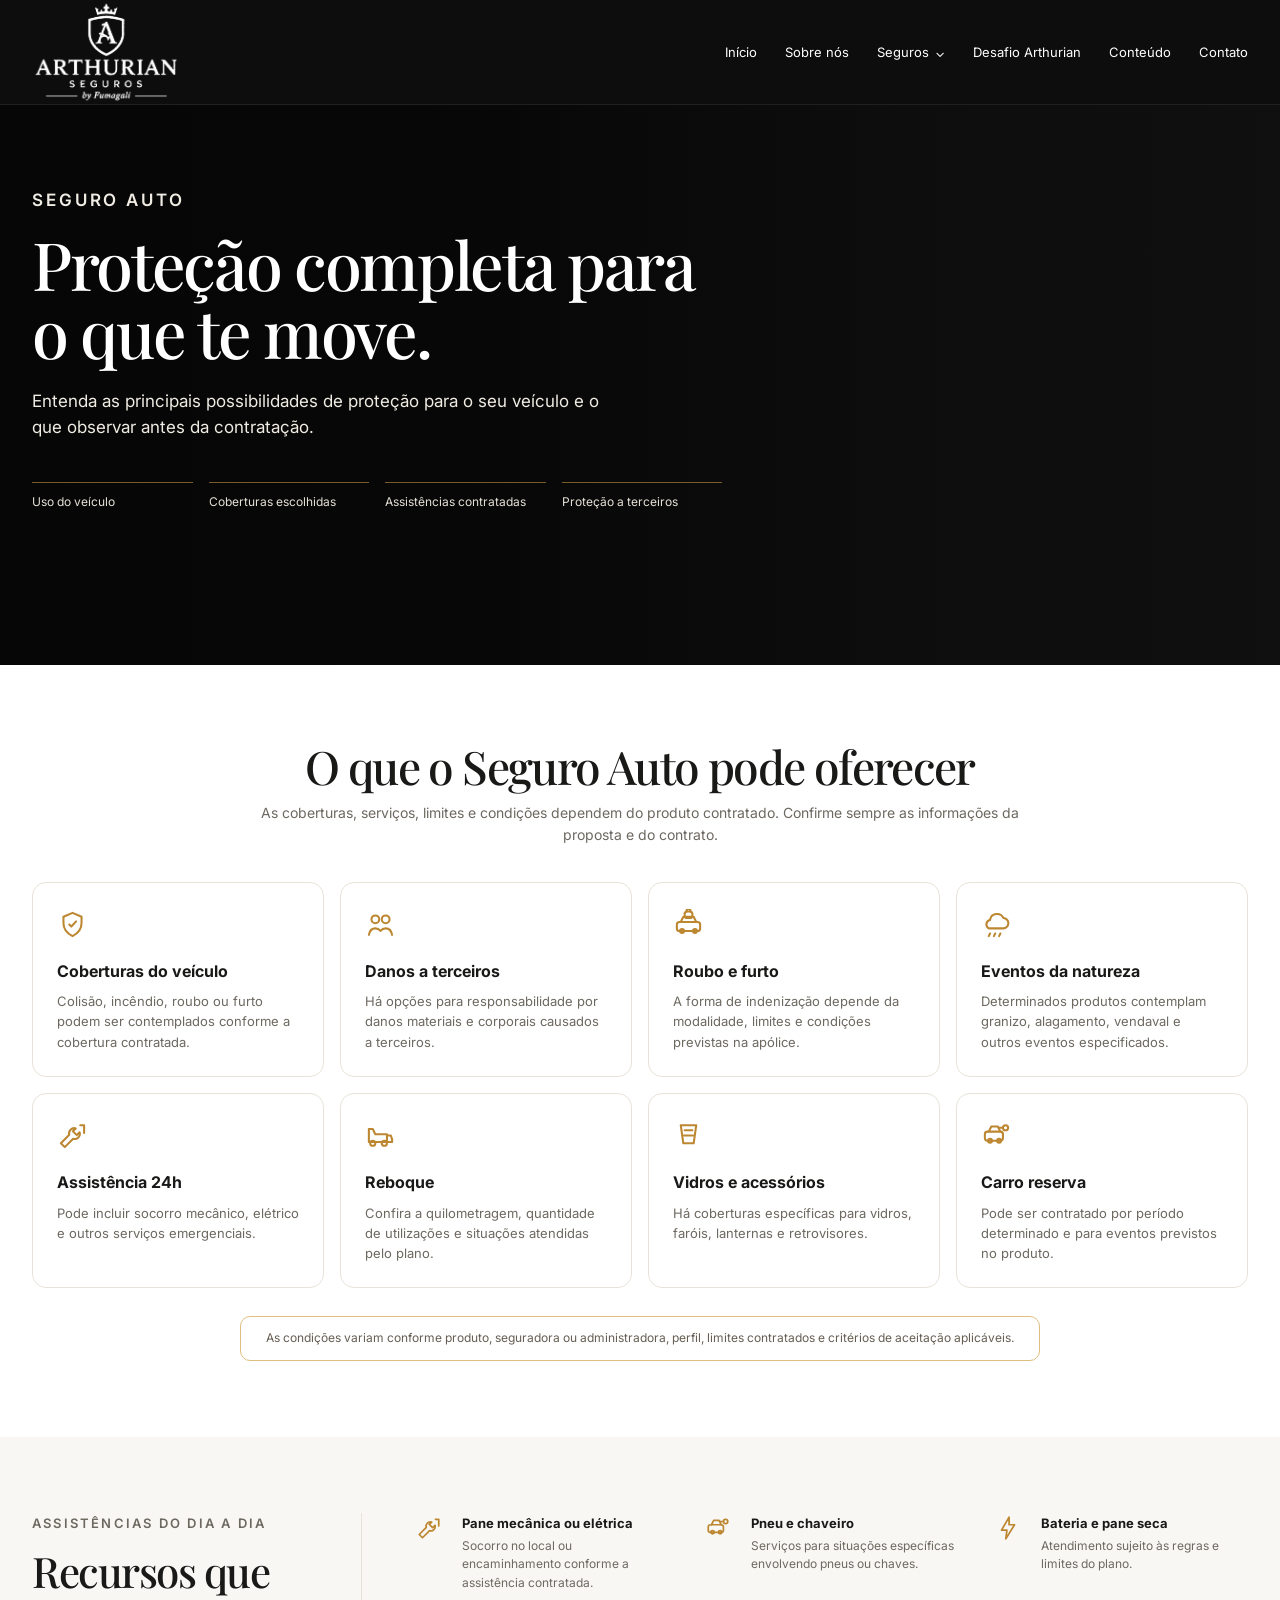
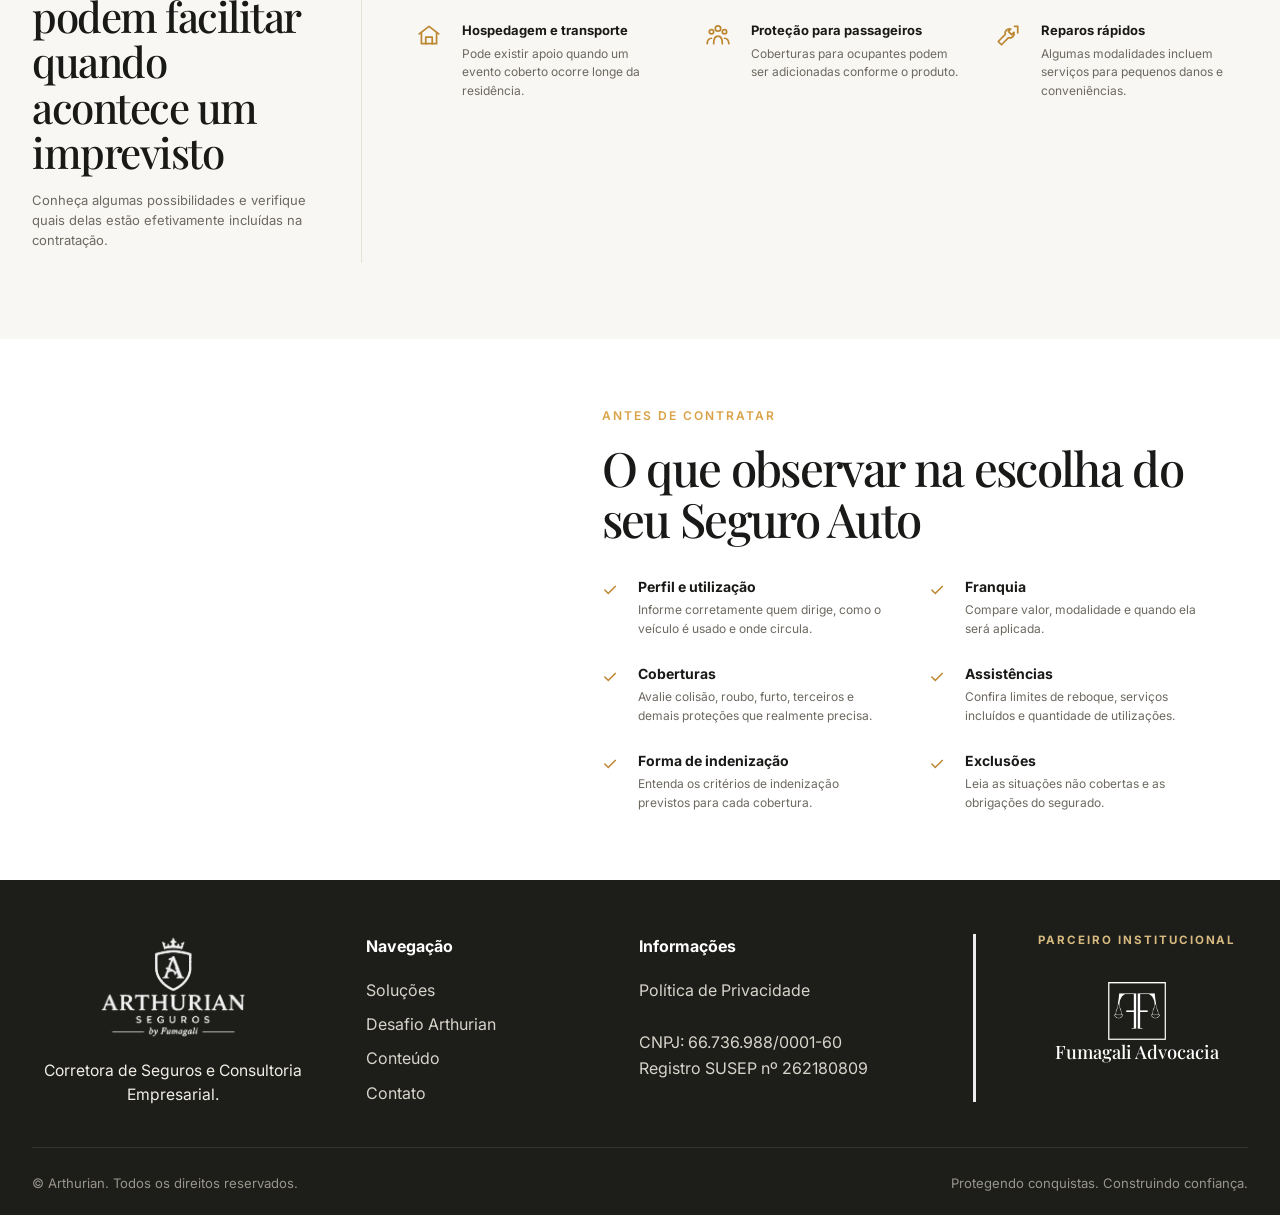
<file: seguro-auto.html>
<!doctype html>
<html lang="pt-BR"><head><meta charset="utf-8"><meta name="viewport" content="width=device-width, initial-scale=1">
<title>Seguro Auto | Arthurian Seguros</title>
<meta name="description" content="Entenda as principais possibilidades de proteção para o seu veículo e o que observar antes da contratação.">
<link rel="icon" type="image/png" href="assets/favicon.png?v=20260810">
<link rel="preconnect" href="https://fonts.googleapis.com"><link rel="preconnect" href="https://fonts.gstatic.com" crossorigin>
<link href="https://fonts.googleapis.com/css2?family=Inter:wght@400;500;600&family=Playfair+Display:wght@500;600&display=swap" rel="stylesheet">
<style>
:root{--bg:#f7f5f0;--paper:#fff;--text:#191918;--muted:#6d6961;--line:#e8e3d9;--gold:#bd8731;--dark:#0e0f0e;--max:1320px;--sans:Inter,Arial,sans-serif;--serif:"Playfair Display",Georgia,serif}
*{box-sizing:border-box}
html,body{margin:0;padding:0;max-width:100%;overflow-x:hidden}
body{font-family:var(--sans);color:var(--text);background:#fff;line-height:1.55;-webkit-font-smoothing:antialiased}
a{text-decoration:none;color:inherit}
img{max-width:100%;display:block}
.container{width:min(calc(100% - 64px),var(--max));margin:auto}
.header{position:sticky;top:0;z-index:50;background:#0c0d0c;color:#fff;border-bottom:1px solid rgba(255,255,255,.08)}
.header-in{min-height:82px;display:flex;align-items:center;justify-content:space-between;gap:28px}
.brand img{width:148px;height:auto;filter:brightness(0) invert(1)}
.nav{display:flex;align-items:center;gap:28px;font-size:13px}
.drop{position:relative}
.drop>a:after{content:"⌄";margin-left:6px}
.drop-menu{position:absolute;top:calc(100% + 20px);left:-18px;min-width:265px;padding:10px;background:#0e0f0e;border:1px solid #2a2a27;box-shadow:0 24px 60px rgba(0,0,0,.25);display:none}
.drop:hover .drop-menu{display:block}
.drop-menu a{display:block;padding:10px 12px;color:#eee}
.drop-menu a:hover{color:#d8a249;background:#171815}
.hero{position:relative;min-height:560px;color:#fff;background:#111 center/cover no-repeat}
.hero:after{content:"";position:absolute;inset:0;background:linear-gradient(90deg,rgba(4,5,4,.92) 0%,rgba(4,5,4,.82) 38%,rgba(4,5,4,.34) 68%,rgba(4,5,4,.14) 100%)}
.hero-in{position:relative;z-index:2;padding:82px 0 72px;max-width:690px}
.kicker{font-size:13px;letter-spacing:.17em;color:#d9a247;font-weight:600;margin:0 0 16px}
h1,h2{font-family:var(--serif);font-weight:500;letter-spacing:-.035em}
h1{font-size:clamp(50px,5.2vw,78px);line-height:1.02;margin:0 0 22px}
.hero p{font-size:17px;color:#f0ece4;max-width:590px}
.hero-points{display:grid;grid-template-columns:repeat(4,minmax(0,1fr));gap:16px;margin-top:42px}
.hero-point{border-top:1px solid rgba(213,161,72,.55);padding-top:12px;font-size:12px;color:#e6e1d7}
.hero-point:before{content:"";width:18px;height:18px;border:1px solid #d19a3b;border-radius:50%;display:block;margin-bottom:8px}
.section{padding:76px 0}
.title{text-align:center;max-width:800px;margin:0 auto 36px}
.title h2{font-size:clamp(34px,3.6vw,54px);line-height:1.1;margin:0 0 10px}
.title p{margin:0;color:var(--muted);font-size:14px}
.cards{display:grid;grid-template-columns:repeat(4,minmax(0,1fr));gap:16px}
.card{padding:24px;background:#fff;border:1px solid var(--line);border-radius:14px;min-height:190px}
.icon{width:32px;height:32px;border:1.5px solid var(--gold);border-radius:9px;margin-bottom:18px;position:relative}
.icon:after{content:"";position:absolute;inset:8px;border:1.5px solid var(--gold);border-radius:3px}
.card h3{font-size:16px;margin:0 0 8px}
.card p{font-size:13px;color:var(--muted);margin:0}
.notice{max-width:800px;margin:28px auto 0;border:1px solid #dfbe81;border-radius:10px;padding:12px 18px;text-align:center;font-size:12px;color:#665e53}
.soft{background:#f8f7f4}
.feature-layout{display:grid;grid-template-columns:330px 1fr;gap:54px;align-items:start}
.feature-intro{border-right:1px solid var(--line);padding-right:38px}
.feature-intro h2{font-size:42px;line-height:1.08;margin:8px 0 14px}
.feature-intro p{font-size:13px;color:var(--muted)}
.features{display:grid;grid-template-columns:repeat(3,minmax(0,1fr));gap:28px 36px}
.feature{display:grid;grid-template-columns:34px 1fr;gap:12px}
.feature .icon{width:28px;height:28px;border-radius:7px;margin:0}
.feature strong{display:block;font-size:13px;margin-bottom:4px}
.feature span{display:block;font-size:12px;color:var(--muted)}
.choose{display:grid;grid-template-columns:minmax(360px,42%) 1fr;background:#fff;min-height:520px}
.choose-photo{min-height:520px;background:center/cover no-repeat}
.choose-copy{padding:68px clamp(36px,5vw,78px)}
.choose-copy .kicker{font-size:12px}
.choose-copy h2{font-size:clamp(36px,3.7vw,58px);line-height:1.08;margin:8px 0 32px}
.checks{display:grid;grid-template-columns:1fr 1fr;gap:24px 40px}
.check{display:grid;grid-template-columns:26px 1fr;gap:10px}
.check:before{content:"✓";color:var(--gold);font-size:18px}
.check strong{display:block;font-size:14px;margin-bottom:4px}
.check span{display:block;color:var(--muted);font-size:12px}
.footer{background:#11120f;color:#cac7bd;padding:56px 0 24px}
.footer-grid{display:grid;grid-template-columns:1.2fr .8fr 1fr 1.15fr;gap:36px}
.footer img{width:145px;filter:brightness(0) invert(1);margin-bottom:16px}
.footer h4{color:#fff;font-size:12px;letter-spacing:.08em;text-transform:uppercase;margin:0 0 14px}
.footer a{display:block;color:#c6c2b8;font-size:12px;margin:7px 0}
.footer p{font-size:12px;color:#9f9b92}
.footer-bottom{border-top:1px solid #2a2a27;margin-top:32px;padding-top:18px;display:flex;justify-content:space-between;gap:20px;font-size:11px;color:#8f8c85}
.mobile{display:none}
@media(max-width:1050px){
 .container{width:min(calc(100% - 40px),var(--max))}
 .nav{gap:16px;font-size:12px}
 .hero-points{grid-template-columns:1fr 1fr}
 .cards{grid-template-columns:1fr 1fr}
 .feature-layout{grid-template-columns:1fr}
 .feature-intro{border-right:0;border-bottom:1px solid var(--line);padding:0 0 28px}
 .features{grid-template-columns:1fr 1fr}
 .choose{grid-template-columns:1fr}
 .choose-photo{min-height:360px}
 .footer-grid{grid-template-columns:1fr 1fr}
}
@media(max-width:760px){
 .header-in{min-height:72px}
 .brand img{width:120px}
 .nav{display:none}
 .mobile{display:block;color:#fff;font-size:23px}
 .hero{min-height:auto;background-position:center}
 .hero:after{background:linear-gradient(180deg,rgba(4,5,4,.58),rgba(4,5,4,.94))}
 .hero-in{padding:68px 0 52px}
 h1{font-size:46px}
 .hero-points{grid-template-columns:1fr 1fr}
 .section{padding:58px 0}
 .cards{grid-template-columns:1fr}
 .features{grid-template-columns:1fr}
 .choose-photo{min-height:300px}
 .choose-copy{padding:44px 22px}
 .checks{grid-template-columns:1fr}
 .footer-grid{grid-template-columns:1fr}
 .footer-bottom{flex-direction:column}
}

/* Rodapé final aprovado — 07/08/2026 */
.site-footer {
  background:#1d1d1a !important;
  color:#d7d4ca !important;
  padding:54px 0 22px !important;
}
.site-footer .footer-grid {
  display:grid !important;
  grid-template-columns:1.15fr .9fr 1.15fr 1.12fr !important;
  gap:clamp(2rem,4vw,5.2rem) !important;
  align-items:start !important;
}
.site-footer .footer-grid > div:first-child {
  text-align:center !important;
}
.site-footer .footer-grid > div:first-child img {
  display:block !important;
  width:150px !important;
  height:auto !important;
  margin:0 auto 1.15rem !important;
  filter:brightness(0) invert(1) !important;
  opacity:.94 !important;
}
.site-footer .footer-grid > div:first-child p {
  margin:0 auto !important;
  max-width:310px !important;
  color:#f0ede5 !important;
  line-height:1.55 !important;
  font-size:.98rem !important;
}
.site-footer .footer-title {
  margin:0 0 1.15rem !important;
  color:#fff !important;
  font-weight:700 !important;
  font-size:1rem !important;
}
.site-footer .footer-grid a {
  display:block !important;
  margin:.6rem 0 !important;
  color:#d7d4ca !important;
}
.site-footer .company-data {
  margin-top:1.65rem !important;
  line-height:1.65 !important;
  color:#d7d4ca !important;
}
.site-footer .footer-partner {
  min-height:168px !important;
  border-left:3px solid rgba(255,255,255,.92) !important;
  padding-left:clamp(2.1rem,4vw,4.8rem) !important;
  display:flex !important;
  flex-direction:column !important;
  align-items:center !important;
  justify-content:flex-start !important;
  text-align:center !important;
}
.site-footer .footer-partner-label {
  margin:0 0 1.5rem !important;
  color:#d7ba7f !important;
  font-size:.72rem !important;
  font-weight:700 !important;
  letter-spacing:.17em !important;
  line-height:1.2 !important;
  text-transform:uppercase !important;
  white-space:nowrap !important;
}
.site-footer .footer-partner-brand {
  display:flex !important;
  flex-direction:column !important;
  align-items:center !important;
  justify-content:center !important;
  gap:.35rem !important;
  margin:0 auto !important;
  text-align:center !important;
  width:max-content !important;
  max-width:100% !important;
}
.site-footer .footer-partner-brand img {
  display:block !important;
  width:58px !important;
  height:58px !important;
  object-fit:contain !important;
  margin:0 auto .15rem !important;
  filter:none !important;
  opacity:1 !important;
}
.site-footer .footer-partner-name {
  display:block !important;
  color:#fff !important;
  font-family:var(--serif) !important;
  font-size:1.15rem !important;
  font-weight:500 !important;
  line-height:1.1 !important;
  white-space:nowrap !important;
  text-align:center !important;
}
.site-footer .footer-bottom {
  margin-top:2rem !important;
  padding-top:1.55rem !important;
  border-top:1px solid rgba(255,255,255,.10) !important;
  display:flex !important;
  justify-content:space-between !important;
  align-items:center !important;
  gap:2rem !important;
  color:#98958d !important;
  font-size:.82rem !important;
}
.site-footer .footer-bottom p { margin:0 !important; }
@media (max-width:920px){
  .site-footer .footer-grid{grid-template-columns:1fr 1fr !important;}
  .site-footer .footer-partner{border-left:0 !important;border-top:1px solid rgba(255,255,255,.18) !important;padding:2rem 0 0 !important;min-height:0 !important;}
}
@media (max-width:620px){
  .site-footer .footer-grid{grid-template-columns:1fr !important;gap:2.25rem !important;}
  .site-footer .footer-grid>div{text-align:center !important;}
  .site-footer .footer-partner-label{white-space:normal !important;}
  .site-footer .footer-bottom{flex-direction:column !important;align-items:center !important;text-align:center !important;}
}



/* Seguradoras e parceiros — versão final robusta */
.partners-section{background:#fff;padding:5rem 0 4.25rem;overflow:hidden;position:relative}
.partners-heading{text-align:center;margin-bottom:2.2rem}
.partners-heading h2{max-width:780px;margin:.35rem auto .8rem}
.partners-heading>p:last-child{max-width:720px;margin:0 auto;color:var(--muted)}
.partners-marquee{position:relative;width:100%;overflow:hidden;padding:.45rem 0}
.partners-marquee+.partners-marquee{margin-top:.9rem}
.partners-marquee::before,.partners-marquee::after{content:"";position:absolute;z-index:3;top:0;bottom:0;width:7rem;pointer-events:none}
.partners-marquee::before{left:0;background:linear-gradient(90deg,#fff 12%,rgba(255,255,255,0))}
.partners-marquee::after{right:0;background:linear-gradient(270deg,#fff 12%,rgba(255,255,255,0))}
.partners-track{display:flex!important;flex-direction:row!important;align-items:center!important;width:max-content!important;min-width:max-content!important;will-change:transform;white-space:nowrap}
.partners-track-left{animation:arthurianPartnersLeft 54s linear infinite}
.partners-track-right{animation:arthurianPartnersRight 58s linear infinite;transform:translateX(-50%)}
.partners-group{display:flex!important;flex-direction:row!important;align-items:center!important;gap:3.65rem;padding-right:3.65rem;width:max-content!important;min-width:max-content!important;flex:0 0 auto!important}
.partner-logo{width:165px!important;height:90px!important;flex:0 0 165px!important;display:flex!important;align-items:center!important;justify-content:center!important;background:#fff!important;border:0!important;outline:0!important;box-shadow:none!important;margin:0!important;padding:0!important}
.partner-logo img{display:block!important;width:165px!important;height:82px!important;max-width:165px!important;max-height:82px!important;object-fit:contain!important;background:#fff!important;border:0!important;outline:0!important;box-shadow:none!important;margin:0!important;padding:0!important}
@keyframes arthurianPartnersLeft{from{transform:translateX(0)}to{transform:translateX(-50%)}}
@keyframes arthurianPartnersRight{from{transform:translateX(-50%)}to{transform:translateX(0)}}
@media(max-width:700px){.partners-section{padding:4rem 0 3.5rem}.partners-marquee::before,.partners-marquee::after{width:2.8rem}.partners-group{gap:2.25rem;padding-right:2.25rem}.partner-logo{width:130px!important;height:76px!important;flex-basis:130px!important}.partner-logo img{width:130px!important;height:70px!important;max-width:130px!important;max-height:70px!important}}

  
</style>
<style id="arthurian-final-icons">
.hero-point:before{display:none!important;content:none!important}
.hero-point{padding-top:10px!important}
.icon{
  width:36px!important;height:36px!important;border:0!important;border-radius:0!important;
  margin-bottom:16px!important;display:flex!important;align-items:center!important;justify-content:flex-start!important;
}
.icon:after{display:none!important;content:none!important}
.icon svg{width:31px;height:31px;fill:none;stroke:var(--gold);stroke-width:1.6;stroke-linecap:round;stroke-linejoin:round}
.feature .icon{width:30px!important;height:30px!important;margin:0!important}
.feature .icon svg{width:26px;height:26px}
</style>

</head>
<body>
<header class="header"><div class="container header-in"><a class="brand" href="index.html#inicio"><img src="assets/logo-arthurian.png" alt="Arthurian Seguros"></a>
<nav class="nav">
<a href="index.html#inicio">Início</a>
<a href="index.html#nossa-historia">Sobre nós</a>
<div class="drop"><a href="index.html#solucoes">Seguros</a><div class="drop-menu">
<a href="seguro-auto.html">Seguro Auto</a><a href="seguro-residencial.html">Seguro Residencial</a><a href="seguro-vida.html">Seguro de Vida</a><a href="seguro-empresarial.html">Seguro Empresarial</a><a href="rc-profissional.html">Responsabilidade Civil Profissional</a><a href="seguro-viagem.html">Seguro Viagem</a><a href="consorcio.html">Consórcio</a>
</div></div>
<a href="index.html#desafio">Desafio Arthurian</a>
<a href="index.html#conteudo-util">Conteúdo</a>
<a href="index.html#contato">Contato</a>
</nav>
<span class="mobile">☰</span></div></header>
<main>
<section class="hero" style="background-image:url('https://images.unsplash.com/photo-1749961347714-7d1bbb4b30b7?auto=format&fit=crop&fm=jpg&ixid=M3wxMjA3fDB8MHxwaG90by1wYWdlfHx8fGVufDB8fHx8fA%3D%3D&ixlib=rb-4.1.0&q=60&w=3000')"><div class="container"><div class="hero-in"><p class="kicker">SEGURO AUTO</p><h1>Proteção completa para o que te move.</h1><p>Entenda as principais possibilidades de proteção para o seu veículo e o que observar antes da contratação.</p><div class="hero-points"><div class="hero-point">Uso do veículo</div><div class="hero-point">Coberturas escolhidas</div><div class="hero-point">Assistências contratadas</div><div class="hero-point">Proteção a terceiros</div></div></div></div></section>
<section class="section"><div class="container"><div class="title"><h2>O que o Seguro Auto pode oferecer</h2><p>As coberturas, serviços, limites e condições dependem do produto contratado. Confirme sempre as informações da proposta e do contrato.</p></div><div class="cards"><article class="card"><div class="icon"><svg viewBox="0 0 24 24" aria-hidden="true" focusable="false"><path d="M12 3 5 6v5c0 4.5 2.8 7.8 7 10 4.2-2.2 7-5.5 7-10V6l-7-3Z"/><path d="m9.5 12 1.6 1.6 3.7-4"/></svg></div><h3>Coberturas do veículo</h3><p>Colisão, incêndio, roubo ou furto podem ser contemplados conforme a cobertura contratada.</p></article><article class="card"><div class="icon"><svg viewBox="0 0 24 24" aria-hidden="true" focusable="false"><circle cx="8" cy="8" r="3"/><circle cx="16" cy="8" r="3"/><path d="M3 20c.6-3.4 2.5-5 5-5 1.7 0 3 .7 4 2 1-1.3 2.3-2 4-2 2.5 0 4.4 1.6 5 5"/></svg></div><h3>Danos a terceiros</h3><p>Há opções para responsabilidade por danos materiais e corporais causados a terceiros.</p></article><article class="card"><div class="icon"><svg viewBox="0 0 24 24" aria-hidden="true" focusable="false"><rect x="3" y="10" width="18" height="7" rx="2"/><path d="M6 10 8 6h8l2 4"/><circle cx="7" cy="17" r="1.5"/><circle cx="17" cy="17" r="1.5"/><rect x="9" y="2" width="6" height="5" rx="2"/><path d="M10.5 2V1.5A1.5 1.5 0 0 1 12 0a1.5 1.5 0 0 1 1.5 1.5V2"/></svg></div><h3>Roubo e furto</h3><p>A forma de indenização depende da modalidade, limites e condições previstas na apólice.</p></article><article class="card"><div class="icon"><svg viewBox="0 0 24 24" aria-hidden="true" focusable="false"><path d="M6 15h11a4 4 0 0 0 .4-8A5.5 5.5 0 0 0 7 8.5 3.5 3.5 0 0 0 6 15Z"/><path d="m7 19-1 2m5-2-1 2m5-2-1 2"/></svg></div><h3>Eventos da natureza</h3><p>Determinados produtos contemplam granizo, alagamento, vendaval e outros eventos especificados.</p></article><article class="card"><div class="icon"><svg viewBox="0 0 24 24" aria-hidden="true" focusable="false"><path d="M14.5 6.5a4 4 0 0 0-5 5L3 18l3 3 6.5-6.5a4 4 0 0 0 5-5l-2.2 2.2-3-3L14.5 6.5Z"/><path d="M18 4h3v6"/></svg></div><h3>Assistência 24h</h3><p>Pode incluir socorro mecânico, elétrico e outros serviços emergenciais.</p></article><article class="card"><div class="icon"><svg viewBox="0 0 24 24" aria-hidden="true" focusable="false"><path d="M3 17h14v-6H8l-2-4H3v10Z"/><circle cx="6" cy="18" r="2"/><circle cx="15" cy="18" r="2"/><path d="M17 12h3l1 3v2h-4"/></svg></div><h3>Reboque</h3><p>Confira a quilometragem, quantidade de utilizações e situações atendidas pelo plano.</p></article><article class="card"><div class="icon"><svg viewBox="0 0 24 24" aria-hidden="true" focusable="false"><path d="M6 4h12l-2 14H8L6 4Z"/><path d="M9 8h6M8.5 12h7"/></svg></div><h3>Vidros e acessórios</h3><p>Há coberturas específicas para vidros, faróis, lanternas e retrovisores.</p></article><article class="card"><div class="icon"><svg viewBox="0 0 24 24" aria-hidden="true" focusable="false"><rect x="3" y="9" width="14" height="7" rx="2"/><path d="M6 9 8 5h5l2 4"/><circle cx="7" cy="16" r="1.5"/><circle cx="14" cy="16" r="1.5"/><circle cx="19" cy="6" r="2"/><path d="M17 6h-3"/></svg></div><h3>Carro reserva</h3><p>Pode ser contratado por período determinado e para eventos previstos no produto.</p></article></div><div class="notice">As condições variam conforme produto, seguradora ou administradora, perfil, limites contratados e critérios de aceitação aplicáveis.</div></div></section>
<section class="section soft"><div class="container feature-layout"><div class="feature-intro"><p class="kicker">ASSISTÊNCIAS DO DIA A DIA</p><h2>Recursos que podem facilitar quando acontece um imprevisto</h2><p>Conheça algumas possibilidades e verifique quais delas estão efetivamente incluídas na contratação.</p></div><div class="features"><div class="feature"><div class="icon"><svg viewBox="0 0 24 24" aria-hidden="true" focusable="false"><path d="M14.5 6.5a4 4 0 0 0-5 5L3 18l3 3 6.5-6.5a4 4 0 0 0 5-5l-2.2 2.2-3-3L14.5 6.5Z"/><path d="M18 4h3v6"/></svg></div><div><strong>Pane mecânica ou elétrica</strong><span>Socorro no local ou encaminhamento conforme a assistência contratada.</span></div></div><div class="feature"><div class="icon"><svg viewBox="0 0 24 24" aria-hidden="true" focusable="false"><rect x="3" y="9" width="14" height="7" rx="2"/><path d="M6 9 8 5h5l2 4"/><circle cx="7" cy="16" r="1.5"/><circle cx="14" cy="16" r="1.5"/><circle cx="19" cy="6" r="2"/><path d="M17 6h-3"/></svg></div><div><strong>Pneu e chaveiro</strong><span>Serviços para situações específicas envolvendo pneus ou chaves.</span></div></div><div class="feature"><div class="icon"><svg viewBox="0 0 24 24" aria-hidden="true" focusable="false"><path d="m13 2-7 12h5l-1 8 8-13h-5V2Z"/></svg></div><div><strong>Bateria e pane seca</strong><span>Atendimento sujeito às regras e limites do plano.</span></div></div><div class="feature"><div class="icon"><svg viewBox="0 0 24 24" aria-hidden="true" focusable="false"><path d="m3 11 9-7 9 7"/><path d="M5 10v10h14V10"/><path d="M9 20v-6h6v6"/></svg></div><div><strong>Hospedagem e transporte</strong><span>Pode existir apoio quando um evento coberto ocorre longe da residência.</span></div></div><div class="feature"><div class="icon"><svg viewBox="0 0 24 24" aria-hidden="true" focusable="false"><circle cx="12" cy="6" r="2.5"/><circle cx="6" cy="9" r="2"/><circle cx="18" cy="9" r="2"/><path d="M8 20c0-4 1.5-7 4-7s4 3 4 7M2 20c.2-3 1.5-5 4-5M22 20c-.2-3-1.5-5-4-5"/></svg></div><div><strong>Proteção para passageiros</strong><span>Coberturas para ocupantes podem ser adicionadas conforme o produto.</span></div></div><div class="feature"><div class="icon"><svg viewBox="0 0 24 24" aria-hidden="true" focusable="false"><path d="M14.5 6.5a4 4 0 0 0-5 5L3 18l3 3 6.5-6.5a4 4 0 0 0 5-5l-2.2 2.2-3-3L14.5 6.5Z"/><path d="M18 4h3v6"/></svg></div><div><strong>Reparos rápidos</strong><span>Algumas modalidades incluem serviços para pequenos danos e conveniências.</span></div></div></div></div></section>
<section class="choose"><div class="choose-photo" style="background-image:url('https://images.unsplash.com/photo-1749961347714-7d1bbb4b30b7?auto=format&fit=crop&fm=jpg&ixid=M3wxMjA3fDB8MHxwaG90by1wYWdlfHx8fGVufDB8fHx8fA%3D%3D&ixlib=rb-4.1.0&q=60&w=3000')"></div><div class="choose-copy"><p class="kicker">ANTES DE CONTRATAR</p><h2>O que observar na escolha do seu Seguro Auto</h2><div class="checks"><div class="check"><div><strong>Perfil e utilização</strong><span>Informe corretamente quem dirige, como o veículo é usado e onde circula.</span></div></div><div class="check"><div><strong>Franquia</strong><span>Compare valor, modalidade e quando ela será aplicada.</span></div></div><div class="check"><div><strong>Coberturas</strong><span>Avalie colisão, roubo, furto, terceiros e demais proteções que realmente precisa.</span></div></div><div class="check"><div><strong>Assistências</strong><span>Confira limites de reboque, serviços incluídos e quantidade de utilizações.</span></div></div><div class="check"><div><strong>Forma de indenização</strong><span>Entenda os critérios de indenização previstos para cada cobertura.</span></div></div><div class="check"><div><strong>Exclusões</strong><span>Leia as situações não cobertas e as obrigações do segurado.</span></div></div></div></div></section>
</main>
<footer class="site-footer">
    <div class="container footer-grid">
      <div>
        <img src="assets/logo-arthurian.png" alt="Arthurian Seguros by Fumagali">
        <p>Corretora de Seguros e Consultoria Empresarial.</p>
      </div>
      <div>
        <p class="footer-title">Navegação</p>
        <a href="index.html#solucoes">Soluções</a>
        <a href="index.html#desafio">Desafio Arthurian</a>
        <a href="index.html#conteudo-util">Conteúdo</a>
        <a href="index.html#contato">Contato</a>
      </div>
      <div>
        <p class="footer-title">Informações</p>
        <a href="politica-de-privacidade.html">Política de Privacidade</a>
        <p class="company-data">CNPJ: 66.736.988/0001-60<br>Registro SUSEP nº 262180809</p>
      </div>
      <div class="footer-partner" aria-label="Parceiro institucional">
        <p class="footer-partner-label">Parceiro institucional</p>
        <a class="footer-partner-brand" href="https://fumagaliadvocacia.com.br/" target="_blank" rel="noopener" aria-label="Conhecer a Fumagali Advocacia">
          <img src="assets/logo-fumagali-parceiro.png" alt="Fumagali Advocacia">
          <span class="footer-partner-name">Fumagali Advocacia</span>
        </a>
      </div>
    </div>
    <div class="container footer-bottom">
      <p>© <span id="ano"></span> Arthurian. Todos os direitos reservados.</p>
      <p>Protegendo conquistas. Construindo confiança.</p>
    </div>
  </footer>
</body></html>
</file>
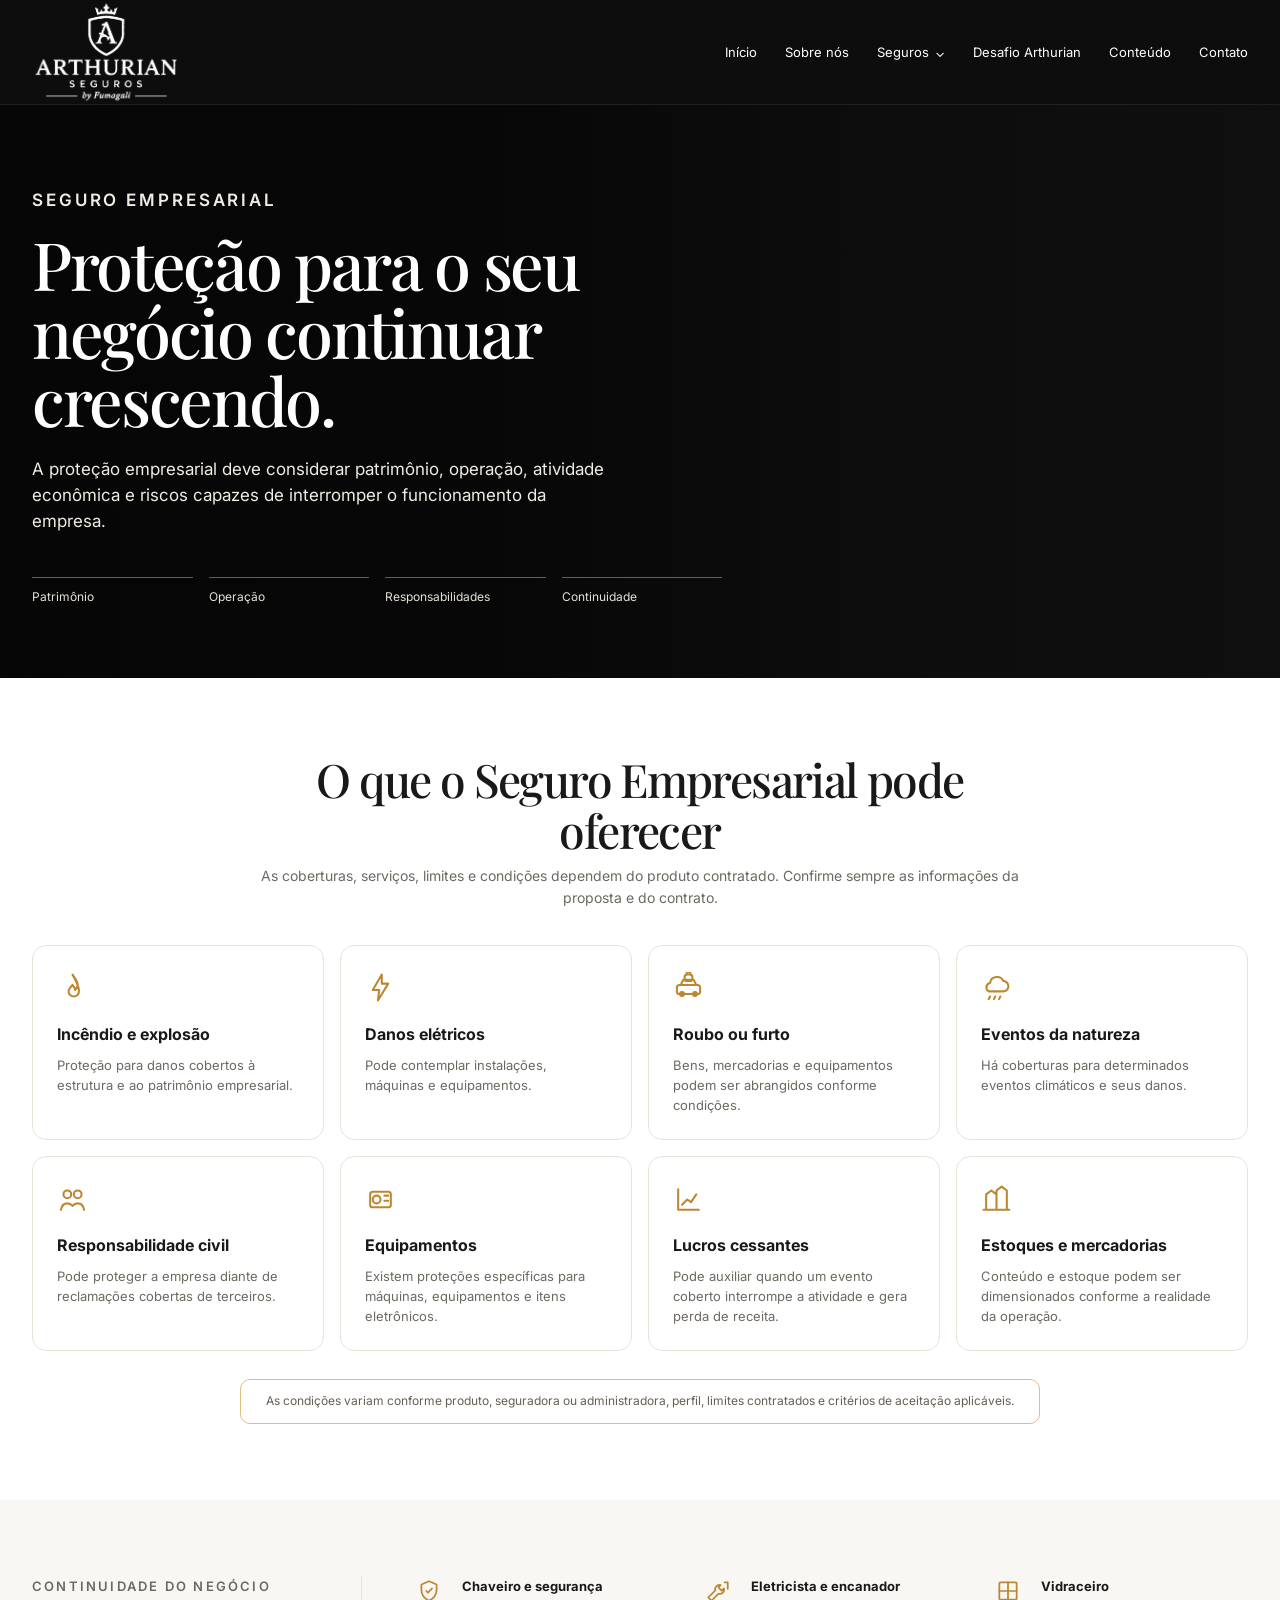
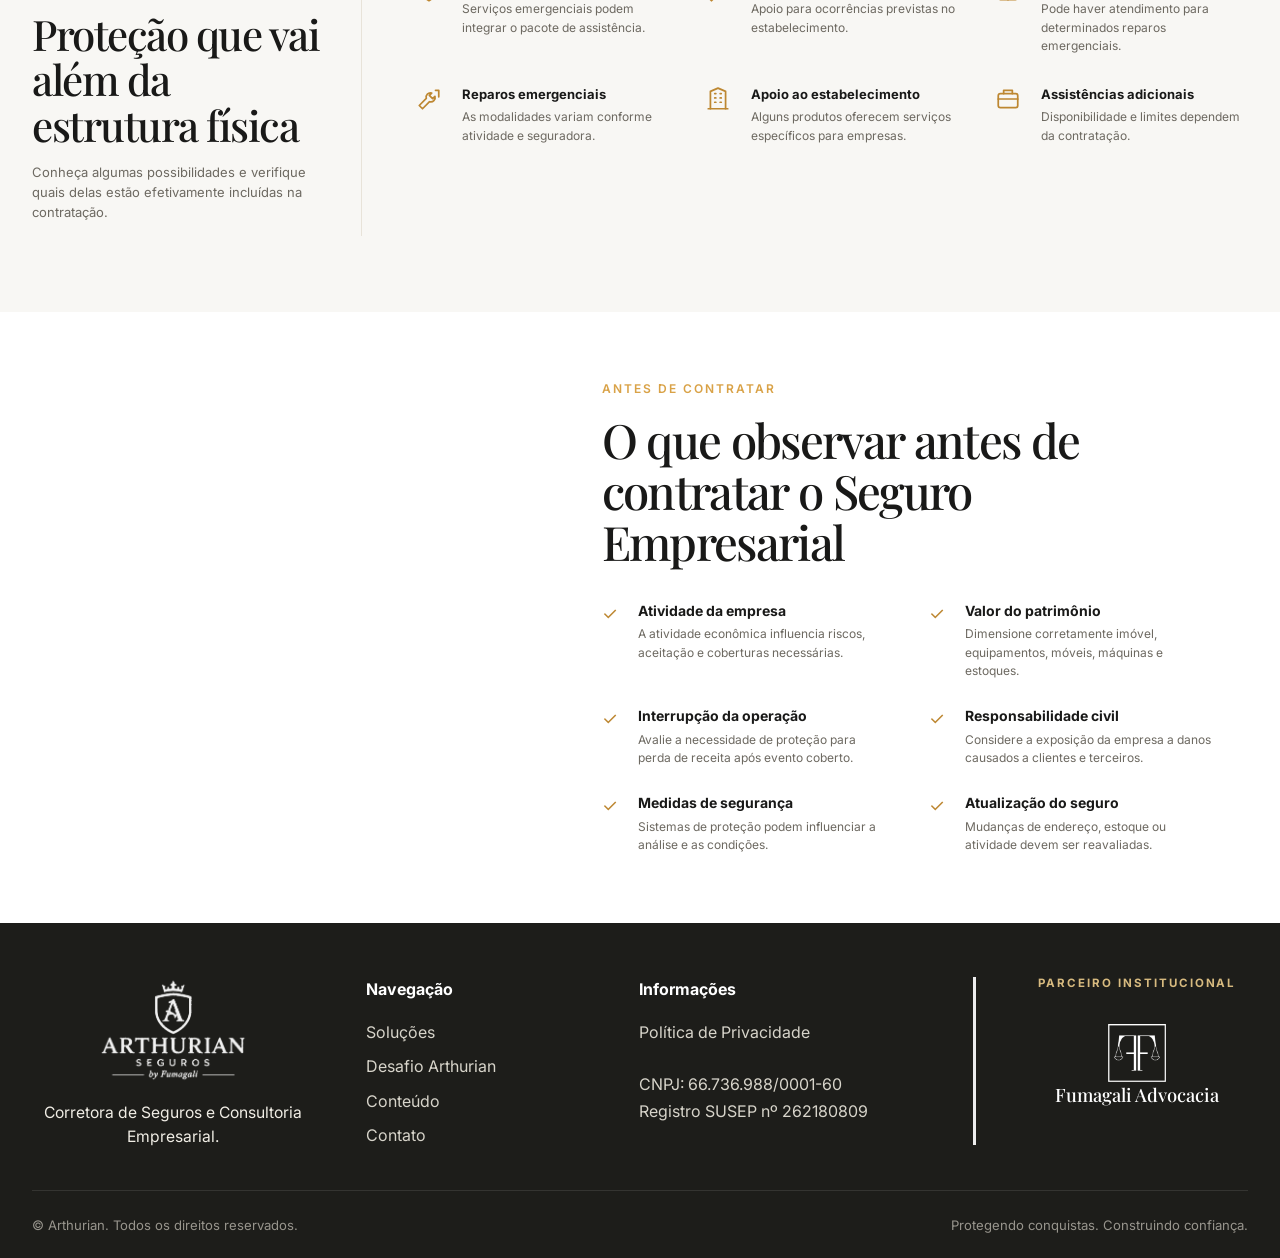
<file: seguro-empresarial.html>
<!doctype html>
<html lang="pt-BR"><head><meta charset="utf-8"><meta name="viewport" content="width=device-width, initial-scale=1">
<title>Seguro Empresarial | Arthurian Seguros</title>
<meta name="description" content="A proteção empresarial deve considerar patrimônio, operação, atividade econômica e riscos capazes de interromper o funcionamento da empresa.">
<link rel="icon" type="image/png" href="assets/favicon.png?v=20260810">
<link rel="preconnect" href="https://fonts.googleapis.com"><link rel="preconnect" href="https://fonts.gstatic.com" crossorigin>
<link href="https://fonts.googleapis.com/css2?family=Inter:wght@400;500;600&family=Playfair+Display:wght@500;600&display=swap" rel="stylesheet">
<style>
:root{--bg:#f7f5f0;--paper:#fff;--text:#191918;--muted:#6d6961;--line:#e8e3d9;--gold:#bd8731;--dark:#0e0f0e;--max:1320px;--sans:Inter,Arial,sans-serif;--serif:"Playfair Display",Georgia,serif}
*{box-sizing:border-box}
html,body{margin:0;padding:0;max-width:100%;overflow-x:hidden}
body{font-family:var(--sans);color:var(--text);background:#fff;line-height:1.55;-webkit-font-smoothing:antialiased}
a{text-decoration:none;color:inherit}
img{max-width:100%;display:block}
.container{width:min(calc(100% - 64px),var(--max));margin:auto}
.header{position:sticky;top:0;z-index:50;background:#0c0d0c;color:#fff;border-bottom:1px solid rgba(255,255,255,.08)}
.header-in{min-height:82px;display:flex;align-items:center;justify-content:space-between;gap:28px}
.brand img{width:148px;height:auto;filter:brightness(0) invert(1)}
.nav{display:flex;align-items:center;gap:28px;font-size:13px}
.drop{position:relative}
.drop>a:after{content:"⌄";margin-left:6px}
.drop-menu{position:absolute;top:calc(100% + 20px);left:-18px;min-width:265px;padding:10px;background:#0e0f0e;border:1px solid #2a2a27;box-shadow:0 24px 60px rgba(0,0,0,.25);display:none}
.drop:hover .drop-menu{display:block}
.drop-menu a{display:block;padding:10px 12px;color:#eee}
.drop-menu a:hover{color:#d8a249;background:#171815}
.hero{position:relative;min-height:560px;color:#fff;background:#111 center/cover no-repeat}
.hero:after{content:"";position:absolute;inset:0;background:linear-gradient(90deg,rgba(4,5,4,.92) 0%,rgba(4,5,4,.82) 38%,rgba(4,5,4,.34) 68%,rgba(4,5,4,.14) 100%)}
.hero-in{position:relative;z-index:2;padding:82px 0 72px;max-width:690px}
.kicker{font-size:13px;letter-spacing:.17em;color:#d9a247;font-weight:600;margin:0 0 16px}
h1,h2{font-family:var(--serif);font-weight:500;letter-spacing:-.035em}
h1{font-size:clamp(50px,5.2vw,78px);line-height:1.02;margin:0 0 22px}
.hero p{font-size:17px;color:#f0ece4;max-width:590px}
.hero-points{display:grid;grid-template-columns:repeat(4,minmax(0,1fr));gap:16px;margin-top:42px}
.hero-point{border-top:1px solid rgba(213,161,72,.55);padding-top:12px;font-size:12px;color:#e6e1d7}
.hero-point:before{content:"";width:18px;height:18px;border:1px solid #d19a3b;border-radius:50%;display:block;margin-bottom:8px}
.section{padding:76px 0}
.title{text-align:center;max-width:800px;margin:0 auto 36px}
.title h2{font-size:clamp(34px,3.6vw,54px);line-height:1.1;margin:0 0 10px}
.title p{margin:0;color:var(--muted);font-size:14px}
.cards{display:grid;grid-template-columns:repeat(4,minmax(0,1fr));gap:16px}
.card{padding:24px;background:#fff;border:1px solid var(--line);border-radius:14px;min-height:190px}
.icon{width:32px;height:32px;border:1.5px solid var(--gold);border-radius:9px;margin-bottom:18px;position:relative}
.icon:after{content:"";position:absolute;inset:8px;border:1.5px solid var(--gold);border-radius:3px}
.card h3{font-size:16px;margin:0 0 8px}
.card p{font-size:13px;color:var(--muted);margin:0}
.notice{max-width:800px;margin:28px auto 0;border:1px solid #dfbe81;border-radius:10px;padding:12px 18px;text-align:center;font-size:12px;color:#665e53}
.soft{background:#f8f7f4}
.feature-layout{display:grid;grid-template-columns:330px 1fr;gap:54px;align-items:start}
.feature-intro{border-right:1px solid var(--line);padding-right:38px}
.feature-intro h2{font-size:42px;line-height:1.08;margin:8px 0 14px}
.feature-intro p{font-size:13px;color:var(--muted)}
.features{display:grid;grid-template-columns:repeat(3,minmax(0,1fr));gap:28px 36px}
.feature{display:grid;grid-template-columns:34px 1fr;gap:12px}
.feature .icon{width:28px;height:28px;border-radius:7px;margin:0}
.feature strong{display:block;font-size:13px;margin-bottom:4px}
.feature span{display:block;font-size:12px;color:var(--muted)}
.choose{display:grid;grid-template-columns:minmax(360px,42%) 1fr;background:#fff;min-height:520px}
.choose-photo{min-height:520px;background:center/cover no-repeat}
.choose-copy{padding:68px clamp(36px,5vw,78px)}
.choose-copy .kicker{font-size:12px}
.choose-copy h2{font-size:clamp(36px,3.7vw,58px);line-height:1.08;margin:8px 0 32px}
.checks{display:grid;grid-template-columns:1fr 1fr;gap:24px 40px}
.check{display:grid;grid-template-columns:26px 1fr;gap:10px}
.check:before{content:"✓";color:var(--gold);font-size:18px}
.check strong{display:block;font-size:14px;margin-bottom:4px}
.check span{display:block;color:var(--muted);font-size:12px}
.footer{background:#11120f;color:#cac7bd;padding:56px 0 24px}
.footer-grid{display:grid;grid-template-columns:1.2fr .8fr 1fr 1.15fr;gap:36px}
.footer img{width:145px;filter:brightness(0) invert(1);margin-bottom:16px}
.footer h4{color:#fff;font-size:12px;letter-spacing:.08em;text-transform:uppercase;margin:0 0 14px}
.footer a{display:block;color:#c6c2b8;font-size:12px;margin:7px 0}
.footer p{font-size:12px;color:#9f9b92}
.footer-bottom{border-top:1px solid #2a2a27;margin-top:32px;padding-top:18px;display:flex;justify-content:space-between;gap:20px;font-size:11px;color:#8f8c85}
.mobile{display:none}
@media(max-width:1050px){
 .container{width:min(calc(100% - 40px),var(--max))}
 .nav{gap:16px;font-size:12px}
 .hero-points{grid-template-columns:1fr 1fr}
 .cards{grid-template-columns:1fr 1fr}
 .feature-layout{grid-template-columns:1fr}
 .feature-intro{border-right:0;border-bottom:1px solid var(--line);padding:0 0 28px}
 .features{grid-template-columns:1fr 1fr}
 .choose{grid-template-columns:1fr}
 .choose-photo{min-height:360px}
 .footer-grid{grid-template-columns:1fr 1fr}
}
@media(max-width:760px){
 .header-in{min-height:72px}
 .brand img{width:120px}
 .nav{display:none}
 .mobile{display:block;color:#fff;font-size:23px}
 .hero{min-height:auto;background-position:center}
 .hero:after{background:linear-gradient(180deg,rgba(4,5,4,.58),rgba(4,5,4,.94))}
 .hero-in{padding:68px 0 52px}
 h1{font-size:46px}
 .hero-points{grid-template-columns:1fr 1fr}
 .section{padding:58px 0}
 .cards{grid-template-columns:1fr}
 .features{grid-template-columns:1fr}
 .choose-photo{min-height:300px}
 .choose-copy{padding:44px 22px}
 .checks{grid-template-columns:1fr}
 .footer-grid{grid-template-columns:1fr}
 .footer-bottom{flex-direction:column}
}

/* Rodapé final aprovado — 07/08/2026 */
.site-footer {
  background:#1d1d1a !important;
  color:#d7d4ca !important;
  padding:54px 0 22px !important;
}
.site-footer .footer-grid {
  display:grid !important;
  grid-template-columns:1.15fr .9fr 1.15fr 1.12fr !important;
  gap:clamp(2rem,4vw,5.2rem) !important;
  align-items:start !important;
}
.site-footer .footer-grid > div:first-child {
  text-align:center !important;
}
.site-footer .footer-grid > div:first-child img {
  display:block !important;
  width:150px !important;
  height:auto !important;
  margin:0 auto 1.15rem !important;
  filter:brightness(0) invert(1) !important;
  opacity:.94 !important;
}
.site-footer .footer-grid > div:first-child p {
  margin:0 auto !important;
  max-width:310px !important;
  color:#f0ede5 !important;
  line-height:1.55 !important;
  font-size:.98rem !important;
}
.site-footer .footer-title {
  margin:0 0 1.15rem !important;
  color:#fff !important;
  font-weight:700 !important;
  font-size:1rem !important;
}
.site-footer .footer-grid a {
  display:block !important;
  margin:.6rem 0 !important;
  color:#d7d4ca !important;
}
.site-footer .company-data {
  margin-top:1.65rem !important;
  line-height:1.65 !important;
  color:#d7d4ca !important;
}
.site-footer .footer-partner {
  min-height:168px !important;
  border-left:3px solid rgba(255,255,255,.92) !important;
  padding-left:clamp(2.1rem,4vw,4.8rem) !important;
  display:flex !important;
  flex-direction:column !important;
  align-items:center !important;
  justify-content:flex-start !important;
  text-align:center !important;
}
.site-footer .footer-partner-label {
  margin:0 0 1.5rem !important;
  color:#d7ba7f !important;
  font-size:.72rem !important;
  font-weight:700 !important;
  letter-spacing:.17em !important;
  line-height:1.2 !important;
  text-transform:uppercase !important;
  white-space:nowrap !important;
}
.site-footer .footer-partner-brand {
  display:flex !important;
  flex-direction:column !important;
  align-items:center !important;
  justify-content:center !important;
  gap:.35rem !important;
  margin:0 auto !important;
  text-align:center !important;
  width:max-content !important;
  max-width:100% !important;
}
.site-footer .footer-partner-brand img {
  display:block !important;
  width:58px !important;
  height:58px !important;
  object-fit:contain !important;
  margin:0 auto .15rem !important;
  filter:none !important;
  opacity:1 !important;
}
.site-footer .footer-partner-name {
  display:block !important;
  color:#fff !important;
  font-family:var(--serif) !important;
  font-size:1.15rem !important;
  font-weight:500 !important;
  line-height:1.1 !important;
  white-space:nowrap !important;
  text-align:center !important;
}
.site-footer .footer-bottom {
  margin-top:2rem !important;
  padding-top:1.55rem !important;
  border-top:1px solid rgba(255,255,255,.10) !important;
  display:flex !important;
  justify-content:space-between !important;
  align-items:center !important;
  gap:2rem !important;
  color:#98958d !important;
  font-size:.82rem !important;
}
.site-footer .footer-bottom p { margin:0 !important; }
@media (max-width:920px){
  .site-footer .footer-grid{grid-template-columns:1fr 1fr !important;}
  .site-footer .footer-partner{border-left:0 !important;border-top:1px solid rgba(255,255,255,.18) !important;padding:2rem 0 0 !important;min-height:0 !important;}
}
@media (max-width:620px){
  .site-footer .footer-grid{grid-template-columns:1fr !important;gap:2.25rem !important;}
  .site-footer .footer-grid>div{text-align:center !important;}
  .site-footer .footer-partner-label{white-space:normal !important;}
  .site-footer .footer-bottom{flex-direction:column !important;align-items:center !important;text-align:center !important;}
}



/* Seguradoras e parceiros — versão final robusta */
.partners-section{background:#fff;padding:5rem 0 4.25rem;overflow:hidden;position:relative}
.partners-heading{text-align:center;margin-bottom:2.2rem}
.partners-heading h2{max-width:780px;margin:.35rem auto .8rem}
.partners-heading>p:last-child{max-width:720px;margin:0 auto;color:var(--muted)}
.partners-marquee{position:relative;width:100%;overflow:hidden;padding:.45rem 0}
.partners-marquee+.partners-marquee{margin-top:.9rem}
.partners-marquee::before,.partners-marquee::after{content:"";position:absolute;z-index:3;top:0;bottom:0;width:7rem;pointer-events:none}
.partners-marquee::before{left:0;background:linear-gradient(90deg,#fff 12%,rgba(255,255,255,0))}
.partners-marquee::after{right:0;background:linear-gradient(270deg,#fff 12%,rgba(255,255,255,0))}
.partners-track{display:flex!important;flex-direction:row!important;align-items:center!important;width:max-content!important;min-width:max-content!important;will-change:transform;white-space:nowrap}
.partners-track-left{animation:arthurianPartnersLeft 54s linear infinite}
.partners-track-right{animation:arthurianPartnersRight 58s linear infinite;transform:translateX(-50%)}
.partners-group{display:flex!important;flex-direction:row!important;align-items:center!important;gap:3.65rem;padding-right:3.65rem;width:max-content!important;min-width:max-content!important;flex:0 0 auto!important}
.partner-logo{width:165px!important;height:90px!important;flex:0 0 165px!important;display:flex!important;align-items:center!important;justify-content:center!important;background:#fff!important;border:0!important;outline:0!important;box-shadow:none!important;margin:0!important;padding:0!important}
.partner-logo img{display:block!important;width:165px!important;height:82px!important;max-width:165px!important;max-height:82px!important;object-fit:contain!important;background:#fff!important;border:0!important;outline:0!important;box-shadow:none!important;margin:0!important;padding:0!important}
@keyframes arthurianPartnersLeft{from{transform:translateX(0)}to{transform:translateX(-50%)}}
@keyframes arthurianPartnersRight{from{transform:translateX(-50%)}to{transform:translateX(0)}}
@media(max-width:700px){.partners-section{padding:4rem 0 3.5rem}.partners-marquee::before,.partners-marquee::after{width:2.8rem}.partners-group{gap:2.25rem;padding-right:2.25rem}.partner-logo{width:130px!important;height:76px!important;flex-basis:130px!important}.partner-logo img{width:130px!important;height:70px!important;max-width:130px!important;max-height:70px!important}}

  
</style>
<style id="arthurian-final-icons">
.hero-point:before{display:none!important;content:none!important}
.hero-point{padding-top:10px!important}
.icon{
  width:36px!important;height:36px!important;border:0!important;border-radius:0!important;
  margin-bottom:16px!important;display:flex!important;align-items:center!important;justify-content:flex-start!important;
}
.icon:after{display:none!important;content:none!important}
.icon svg{width:31px;height:31px;fill:none;stroke:var(--gold);stroke-width:1.6;stroke-linecap:round;stroke-linejoin:round}
.feature .icon{width:30px!important;height:30px!important;margin:0!important}
.feature .icon svg{width:26px;height:26px}
</style>

</head>
<body>
<header class="header"><div class="container header-in"><a class="brand" href="index.html#inicio"><img src="assets/logo-arthurian.png" alt="Arthurian Seguros"></a>
<nav class="nav">
<a href="index.html#inicio">Início</a>
<a href="index.html#nossa-historia">Sobre nós</a>
<div class="drop"><a href="index.html#solucoes">Seguros</a><div class="drop-menu">
<a href="seguro-auto.html">Seguro Auto</a><a href="seguro-residencial.html">Seguro Residencial</a><a href="seguro-vida.html">Seguro de Vida</a><a href="seguro-empresarial.html">Seguro Empresarial</a><a href="rc-profissional.html">Responsabilidade Civil Profissional</a><a href="seguro-viagem.html">Seguro Viagem</a><a href="consorcio.html">Consórcio</a>
</div></div>
<a href="index.html#desafio">Desafio Arthurian</a>
<a href="index.html#conteudo-util">Conteúdo</a>
<a href="index.html#contato">Contato</a>
</nav>
<span class="mobile">☰</span></div></header>
<main>
<section class="hero" style="background-image:url('https://images.unsplash.com/photo-1774544380198-cb13a4005e7b?auto=format&fit=crop&fm=jpg&ixid=M3wxMjA3fDB8MHxwaG90by1wYWdlfHx8fGVufDB8fHx8fA%3D%3D&ixlib=rb-4.1.0&q=60&w=3000')"><div class="container"><div class="hero-in"><p class="kicker">SEGURO EMPRESARIAL</p><h1>Proteção para o seu negócio continuar crescendo.</h1><p>A proteção empresarial deve considerar patrimônio, operação, atividade econômica e riscos capazes de interromper o funcionamento da empresa.</p><div class="hero-points"><div class="hero-point">Patrimônio</div><div class="hero-point">Operação</div><div class="hero-point">Responsabilidades</div><div class="hero-point">Continuidade</div></div></div></div></section>
<section class="section"><div class="container"><div class="title"><h2>O que o Seguro Empresarial pode oferecer</h2><p>As coberturas, serviços, limites e condições dependem do produto contratado. Confirme sempre as informações da proposta e do contrato.</p></div><div class="cards"><article class="card"><div class="icon"><svg viewBox="0 0 24 24" aria-hidden="true" focusable="false"><path d="M12 2c2 3 4 5 4 8 0 2-1 3-2 4 0-2-1-3-2-4-1 1-3 3-3 5a4 4 0 0 0 8 0c0-5-3-9-5-13Z"/></svg></div><h3>Incêndio e explosão</h3><p>Proteção para danos cobertos à estrutura e ao patrimônio empresarial.</p></article><article class="card"><div class="icon"><svg viewBox="0 0 24 24" aria-hidden="true" focusable="false"><path d="m13 2-7 12h5l-1 8 8-13h-5V2Z"/></svg></div><h3>Danos elétricos</h3><p>Pode contemplar instalações, máquinas e equipamentos.</p></article><article class="card"><div class="icon"><svg viewBox="0 0 24 24" aria-hidden="true" focusable="false"><rect x="3" y="10" width="18" height="7" rx="2"/><path d="M6 10 8 6h8l2 4"/><circle cx="7" cy="17" r="1.5"/><circle cx="17" cy="17" r="1.5"/><rect x="9" y="2" width="6" height="5" rx="2"/><path d="M10.5 2V1.5A1.5 1.5 0 0 1 12 0a1.5 1.5 0 0 1 1.5 1.5V2"/></svg></div><h3>Roubo ou furto</h3><p>Bens, mercadorias e equipamentos podem ser abrangidos conforme condições.</p></article><article class="card"><div class="icon"><svg viewBox="0 0 24 24" aria-hidden="true" focusable="false"><path d="M6 15h11a4 4 0 0 0 .4-8A5.5 5.5 0 0 0 7 8.5 3.5 3.5 0 0 0 6 15Z"/><path d="m7 19-1 2m5-2-1 2m5-2-1 2"/></svg></div><h3>Eventos da natureza</h3><p>Há coberturas para determinados eventos climáticos e seus danos.</p></article><article class="card"><div class="icon"><svg viewBox="0 0 24 24" aria-hidden="true" focusable="false"><circle cx="8" cy="8" r="3"/><circle cx="16" cy="8" r="3"/><path d="M3 20c.6-3.4 2.5-5 5-5 1.7 0 3 .7 4 2 1-1.3 2.3-2 4-2 2.5 0 4.4 1.6 5 5"/></svg></div><h3>Responsabilidade civil</h3><p>Pode proteger a empresa diante de reclamações cobertas de terceiros.</p></article><article class="card"><div class="icon"><svg viewBox="0 0 24 24" aria-hidden="true" focusable="false"><rect x="4" y="6" width="16" height="12" rx="2"/><circle cx="9" cy="12" r="3"/><path d="M15 9h3M15 13h3"/></svg></div><h3>Equipamentos</h3><p>Existem proteções específicas para máquinas, equipamentos e itens eletrônicos.</p></article><article class="card"><div class="icon"><svg viewBox="0 0 24 24" aria-hidden="true" focusable="false"><path d="M4 20V4M4 20h16"/><path d="m7 16 4-4 3 2 4-6"/></svg></div><h3>Lucros cessantes</h3><p>Pode auxiliar quando um evento coberto interrompe a atividade e gera perda de receita.</p></article><article class="card"><div class="icon"><svg viewBox="0 0 24 24" aria-hidden="true" focusable="false"><path d="M4 20V8l4-3 4 3v12M12 20V5l4-3 4 3v15M2 20h20"/></svg></div><h3>Estoques e mercadorias</h3><p>Conteúdo e estoque podem ser dimensionados conforme a realidade da operação.</p></article></div><div class="notice">As condições variam conforme produto, seguradora ou administradora, perfil, limites contratados e critérios de aceitação aplicáveis.</div></div></section>
<section class="section soft"><div class="container feature-layout"><div class="feature-intro"><p class="kicker">CONTINUIDADE DO NEGÓCIO</p><h2>Proteção que vai além da estrutura física</h2><p>Conheça algumas possibilidades e verifique quais delas estão efetivamente incluídas na contratação.</p></div><div class="features"><div class="feature"><div class="icon"><svg viewBox="0 0 24 24" aria-hidden="true" focusable="false"><path d="M12 3 5 6v5c0 4.5 2.8 7.8 7 10 4.2-2.2 7-5.5 7-10V6l-7-3Z"/><path d="m9.5 12 1.6 1.6 3.7-4"/></svg></div><div><strong>Chaveiro e segurança</strong><span>Serviços emergenciais podem integrar o pacote de assistência.</span></div></div><div class="feature"><div class="icon"><svg viewBox="0 0 24 24" aria-hidden="true" focusable="false"><path d="M14.5 6.5a4 4 0 0 0-5 5L3 18l3 3 6.5-6.5a4 4 0 0 0 5-5l-2.2 2.2-3-3L14.5 6.5Z"/><path d="M18 4h3v6"/></svg></div><div><strong>Eletricista e encanador</strong><span>Apoio para ocorrências previstas no estabelecimento.</span></div></div><div class="feature"><div class="icon"><svg viewBox="0 0 24 24" aria-hidden="true" focusable="false"><rect x="4" y="4" width="16" height="16" rx="1"/><path d="M12 4v16M4 12h16"/></svg></div><div><strong>Vidraceiro</strong><span>Pode haver atendimento para determinados reparos emergenciais.</span></div></div><div class="feature"><div class="icon"><svg viewBox="0 0 24 24" aria-hidden="true" focusable="false"><path d="M14.5 6.5a4 4 0 0 0-5 5L3 18l3 3 6.5-6.5a4 4 0 0 0 5-5l-2.2 2.2-3-3L14.5 6.5Z"/><path d="M18 4h3v6"/></svg></div><div><strong>Reparos emergenciais</strong><span>As modalidades variam conforme atividade e seguradora.</span></div></div><div class="feature"><div class="icon"><svg viewBox="0 0 24 24" aria-hidden="true" focusable="false"><path d="M5 21V5l7-3 7 3v16"/><path d="M9 7h1m4 0h1M9 11h1m4 0h1M9 15h1m4 0h1M3 21h18"/></svg></div><div><strong>Apoio ao estabelecimento</strong><span>Alguns produtos oferecem serviços específicos para empresas.</span></div></div><div class="feature"><div class="icon"><svg viewBox="0 0 24 24" aria-hidden="true" focusable="false"><rect x="3" y="7" width="18" height="13" rx="2"/><path d="M8 7V4h8v3M3 12h18"/></svg></div><div><strong>Assistências adicionais</strong><span>Disponibilidade e limites dependem da contratação.</span></div></div></div></div></section>
<section class="choose"><div class="choose-photo" style="background-image:url('https://images.unsplash.com/photo-1774544380198-cb13a4005e7b?auto=format&fit=crop&fm=jpg&ixid=M3wxMjA3fDB8MHxwaG90by1wYWdlfHx8fGVufDB8fHx8fA%3D%3D&ixlib=rb-4.1.0&q=60&w=3000')"></div><div class="choose-copy"><p class="kicker">ANTES DE CONTRATAR</p><h2>O que observar antes de contratar o Seguro Empresarial</h2><div class="checks"><div class="check"><div><strong>Atividade da empresa</strong><span>A atividade econômica influencia riscos, aceitação e coberturas necessárias.</span></div></div><div class="check"><div><strong>Valor do patrimônio</strong><span>Dimensione corretamente imóvel, equipamentos, móveis, máquinas e estoques.</span></div></div><div class="check"><div><strong>Interrupção da operação</strong><span>Avalie a necessidade de proteção para perda de receita após evento coberto.</span></div></div><div class="check"><div><strong>Responsabilidade civil</strong><span>Considere a exposição da empresa a danos causados a clientes e terceiros.</span></div></div><div class="check"><div><strong>Medidas de segurança</strong><span>Sistemas de proteção podem influenciar a análise e as condições.</span></div></div><div class="check"><div><strong>Atualização do seguro</strong><span>Mudanças de endereço, estoque ou atividade devem ser reavaliadas.</span></div></div></div></div></section>
</main>
<footer class="site-footer">
    <div class="container footer-grid">
      <div>
        <img src="assets/logo-arthurian.png" alt="Arthurian Seguros by Fumagali">
        <p>Corretora de Seguros e Consultoria Empresarial.</p>
      </div>
      <div>
        <p class="footer-title">Navegação</p>
        <a href="index.html#solucoes">Soluções</a>
        <a href="index.html#desafio">Desafio Arthurian</a>
        <a href="index.html#conteudo-util">Conteúdo</a>
        <a href="index.html#contato">Contato</a>
      </div>
      <div>
        <p class="footer-title">Informações</p>
        <a href="politica-de-privacidade.html">Política de Privacidade</a>
        <p class="company-data">CNPJ: 66.736.988/0001-60<br>Registro SUSEP nº 262180809</p>
      </div>
      <div class="footer-partner" aria-label="Parceiro institucional">
        <p class="footer-partner-label">Parceiro institucional</p>
        <a class="footer-partner-brand" href="https://fumagaliadvocacia.com.br/" target="_blank" rel="noopener" aria-label="Conhecer a Fumagali Advocacia">
          <img src="assets/logo-fumagali-parceiro.png" alt="Fumagali Advocacia">
          <span class="footer-partner-name">Fumagali Advocacia</span>
        </a>
      </div>
    </div>
    <div class="container footer-bottom">
      <p>© <span id="ano"></span> Arthurian. Todos os direitos reservados.</p>
      <p>Protegendo conquistas. Construindo confiança.</p>
    </div>
  </footer>
</body></html>
</file>
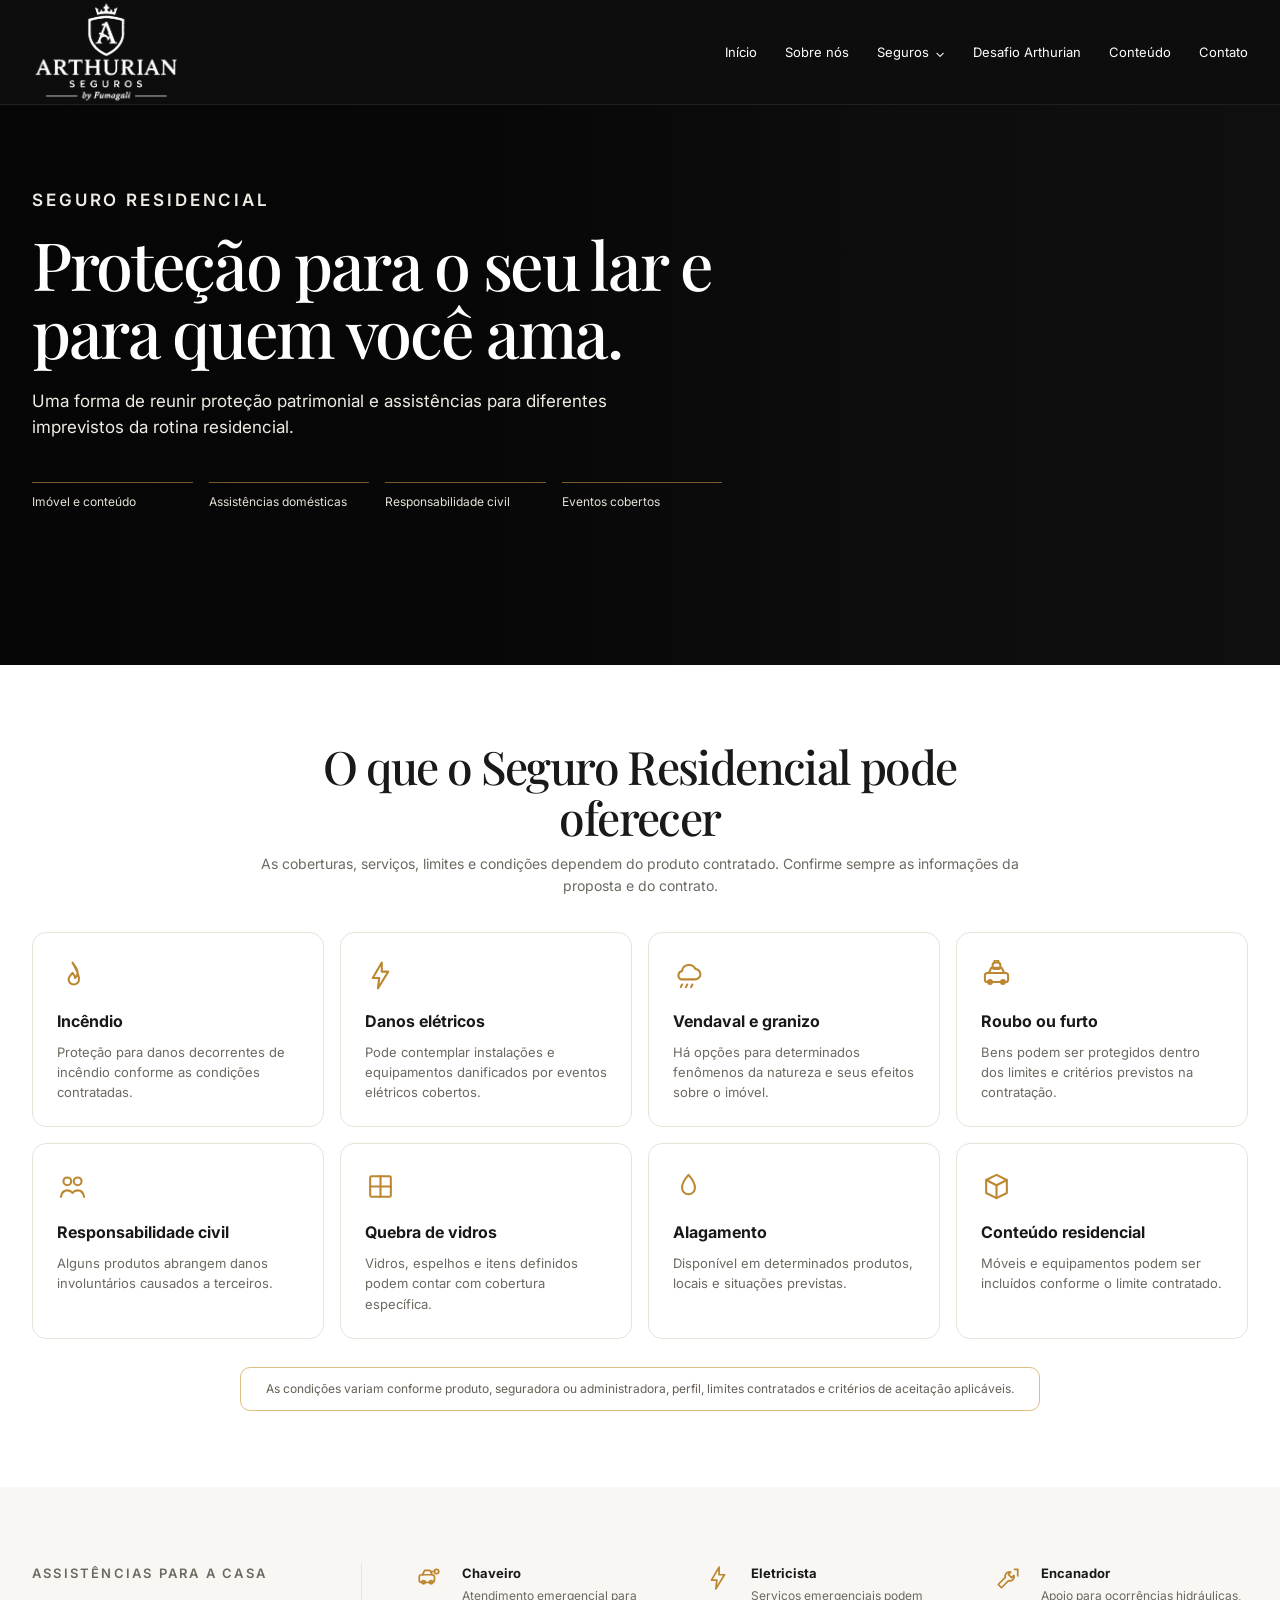
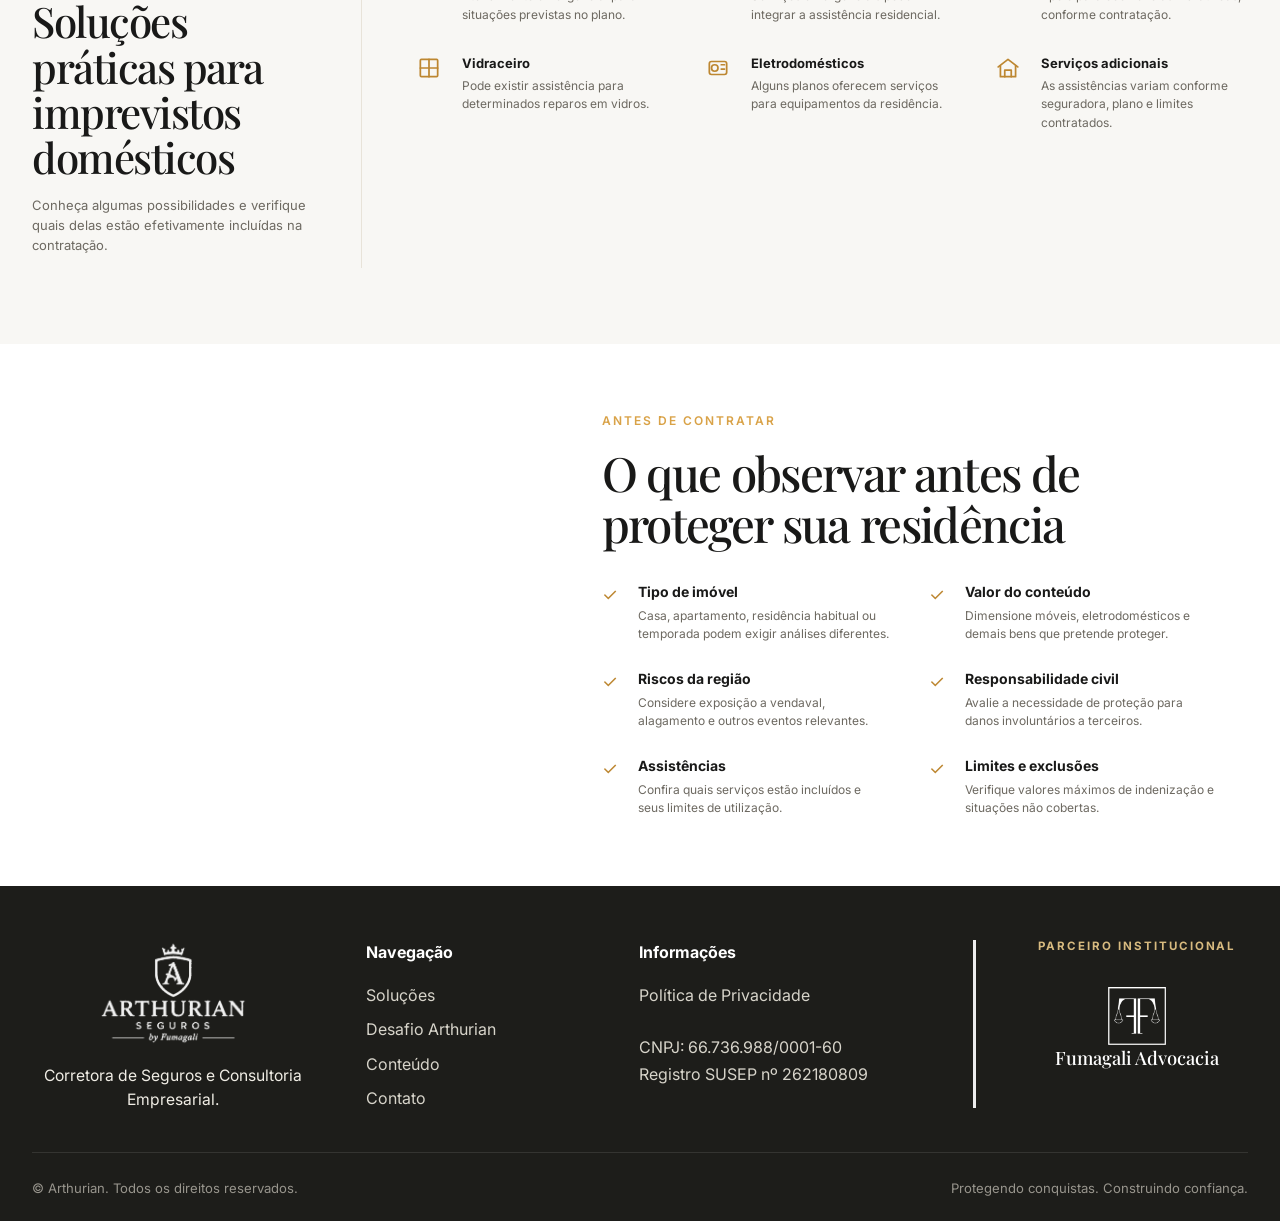
<file: seguro-residencial.html>
<!doctype html>
<html lang="pt-BR"><head><meta charset="utf-8"><meta name="viewport" content="width=device-width, initial-scale=1">
<title>Seguro Residencial | Arthurian Seguros</title>
<meta name="description" content="Uma forma de reunir proteção patrimonial e assistências para diferentes imprevistos da rotina residencial.">
<link rel="icon" type="image/png" href="assets/favicon.png?v=20260810">
<link rel="preconnect" href="https://fonts.googleapis.com"><link rel="preconnect" href="https://fonts.gstatic.com" crossorigin>
<link href="https://fonts.googleapis.com/css2?family=Inter:wght@400;500;600&family=Playfair+Display:wght@500;600&display=swap" rel="stylesheet">
<style>
:root{--bg:#f7f5f0;--paper:#fff;--text:#191918;--muted:#6d6961;--line:#e8e3d9;--gold:#bd8731;--dark:#0e0f0e;--max:1320px;--sans:Inter,Arial,sans-serif;--serif:"Playfair Display",Georgia,serif}
*{box-sizing:border-box}
html,body{margin:0;padding:0;max-width:100%;overflow-x:hidden}
body{font-family:var(--sans);color:var(--text);background:#fff;line-height:1.55;-webkit-font-smoothing:antialiased}
a{text-decoration:none;color:inherit}
img{max-width:100%;display:block}
.container{width:min(calc(100% - 64px),var(--max));margin:auto}
.header{position:sticky;top:0;z-index:50;background:#0c0d0c;color:#fff;border-bottom:1px solid rgba(255,255,255,.08)}
.header-in{min-height:82px;display:flex;align-items:center;justify-content:space-between;gap:28px}
.brand img{width:148px;height:auto;filter:brightness(0) invert(1)}
.nav{display:flex;align-items:center;gap:28px;font-size:13px}
.drop{position:relative}
.drop>a:after{content:"⌄";margin-left:6px}
.drop-menu{position:absolute;top:calc(100% + 20px);left:-18px;min-width:265px;padding:10px;background:#0e0f0e;border:1px solid #2a2a27;box-shadow:0 24px 60px rgba(0,0,0,.25);display:none}
.drop:hover .drop-menu{display:block}
.drop-menu a{display:block;padding:10px 12px;color:#eee}
.drop-menu a:hover{color:#d8a249;background:#171815}
.hero{position:relative;min-height:560px;color:#fff;background:#111 center/cover no-repeat}
.hero:after{content:"";position:absolute;inset:0;background:linear-gradient(90deg,rgba(4,5,4,.92) 0%,rgba(4,5,4,.82) 38%,rgba(4,5,4,.34) 68%,rgba(4,5,4,.14) 100%)}
.hero-in{position:relative;z-index:2;padding:82px 0 72px;max-width:690px}
.kicker{font-size:13px;letter-spacing:.17em;color:#d9a247;font-weight:600;margin:0 0 16px}
h1,h2{font-family:var(--serif);font-weight:500;letter-spacing:-.035em}
h1{font-size:clamp(50px,5.2vw,78px);line-height:1.02;margin:0 0 22px}
.hero p{font-size:17px;color:#f0ece4;max-width:590px}
.hero-points{display:grid;grid-template-columns:repeat(4,minmax(0,1fr));gap:16px;margin-top:42px}
.hero-point{border-top:1px solid rgba(213,161,72,.55);padding-top:12px;font-size:12px;color:#e6e1d7}
.hero-point:before{content:"";width:18px;height:18px;border:1px solid #d19a3b;border-radius:50%;display:block;margin-bottom:8px}
.section{padding:76px 0}
.title{text-align:center;max-width:800px;margin:0 auto 36px}
.title h2{font-size:clamp(34px,3.6vw,54px);line-height:1.1;margin:0 0 10px}
.title p{margin:0;color:var(--muted);font-size:14px}
.cards{display:grid;grid-template-columns:repeat(4,minmax(0,1fr));gap:16px}
.card{padding:24px;background:#fff;border:1px solid var(--line);border-radius:14px;min-height:190px}
.icon{width:32px;height:32px;border:1.5px solid var(--gold);border-radius:9px;margin-bottom:18px;position:relative}
.icon:after{content:"";position:absolute;inset:8px;border:1.5px solid var(--gold);border-radius:3px}
.card h3{font-size:16px;margin:0 0 8px}
.card p{font-size:13px;color:var(--muted);margin:0}
.notice{max-width:800px;margin:28px auto 0;border:1px solid #dfbe81;border-radius:10px;padding:12px 18px;text-align:center;font-size:12px;color:#665e53}
.soft{background:#f8f7f4}
.feature-layout{display:grid;grid-template-columns:330px 1fr;gap:54px;align-items:start}
.feature-intro{border-right:1px solid var(--line);padding-right:38px}
.feature-intro h2{font-size:42px;line-height:1.08;margin:8px 0 14px}
.feature-intro p{font-size:13px;color:var(--muted)}
.features{display:grid;grid-template-columns:repeat(3,minmax(0,1fr));gap:28px 36px}
.feature{display:grid;grid-template-columns:34px 1fr;gap:12px}
.feature .icon{width:28px;height:28px;border-radius:7px;margin:0}
.feature strong{display:block;font-size:13px;margin-bottom:4px}
.feature span{display:block;font-size:12px;color:var(--muted)}
.choose{display:grid;grid-template-columns:minmax(360px,42%) 1fr;background:#fff;min-height:520px}
.choose-photo{min-height:520px;background:center/cover no-repeat}
.choose-copy{padding:68px clamp(36px,5vw,78px)}
.choose-copy .kicker{font-size:12px}
.choose-copy h2{font-size:clamp(36px,3.7vw,58px);line-height:1.08;margin:8px 0 32px}
.checks{display:grid;grid-template-columns:1fr 1fr;gap:24px 40px}
.check{display:grid;grid-template-columns:26px 1fr;gap:10px}
.check:before{content:"✓";color:var(--gold);font-size:18px}
.check strong{display:block;font-size:14px;margin-bottom:4px}
.check span{display:block;color:var(--muted);font-size:12px}
.footer{background:#11120f;color:#cac7bd;padding:56px 0 24px}
.footer-grid{display:grid;grid-template-columns:1.2fr .8fr 1fr 1.15fr;gap:36px}
.footer img{width:145px;filter:brightness(0) invert(1);margin-bottom:16px}
.footer h4{color:#fff;font-size:12px;letter-spacing:.08em;text-transform:uppercase;margin:0 0 14px}
.footer a{display:block;color:#c6c2b8;font-size:12px;margin:7px 0}
.footer p{font-size:12px;color:#9f9b92}
.footer-bottom{border-top:1px solid #2a2a27;margin-top:32px;padding-top:18px;display:flex;justify-content:space-between;gap:20px;font-size:11px;color:#8f8c85}
.mobile{display:none}
@media(max-width:1050px){
 .container{width:min(calc(100% - 40px),var(--max))}
 .nav{gap:16px;font-size:12px}
 .hero-points{grid-template-columns:1fr 1fr}
 .cards{grid-template-columns:1fr 1fr}
 .feature-layout{grid-template-columns:1fr}
 .feature-intro{border-right:0;border-bottom:1px solid var(--line);padding:0 0 28px}
 .features{grid-template-columns:1fr 1fr}
 .choose{grid-template-columns:1fr}
 .choose-photo{min-height:360px}
 .footer-grid{grid-template-columns:1fr 1fr}
}
@media(max-width:760px){
 .header-in{min-height:72px}
 .brand img{width:120px}
 .nav{display:none}
 .mobile{display:block;color:#fff;font-size:23px}
 .hero{min-height:auto;background-position:center}
 .hero:after{background:linear-gradient(180deg,rgba(4,5,4,.58),rgba(4,5,4,.94))}
 .hero-in{padding:68px 0 52px}
 h1{font-size:46px}
 .hero-points{grid-template-columns:1fr 1fr}
 .section{padding:58px 0}
 .cards{grid-template-columns:1fr}
 .features{grid-template-columns:1fr}
 .choose-photo{min-height:300px}
 .choose-copy{padding:44px 22px}
 .checks{grid-template-columns:1fr}
 .footer-grid{grid-template-columns:1fr}
 .footer-bottom{flex-direction:column}
}

/* Rodapé final aprovado — 07/08/2026 */
.site-footer {
  background:#1d1d1a !important;
  color:#d7d4ca !important;
  padding:54px 0 22px !important;
}
.site-footer .footer-grid {
  display:grid !important;
  grid-template-columns:1.15fr .9fr 1.15fr 1.12fr !important;
  gap:clamp(2rem,4vw,5.2rem) !important;
  align-items:start !important;
}
.site-footer .footer-grid > div:first-child {
  text-align:center !important;
}
.site-footer .footer-grid > div:first-child img {
  display:block !important;
  width:150px !important;
  height:auto !important;
  margin:0 auto 1.15rem !important;
  filter:brightness(0) invert(1) !important;
  opacity:.94 !important;
}
.site-footer .footer-grid > div:first-child p {
  margin:0 auto !important;
  max-width:310px !important;
  color:#f0ede5 !important;
  line-height:1.55 !important;
  font-size:.98rem !important;
}
.site-footer .footer-title {
  margin:0 0 1.15rem !important;
  color:#fff !important;
  font-weight:700 !important;
  font-size:1rem !important;
}
.site-footer .footer-grid a {
  display:block !important;
  margin:.6rem 0 !important;
  color:#d7d4ca !important;
}
.site-footer .company-data {
  margin-top:1.65rem !important;
  line-height:1.65 !important;
  color:#d7d4ca !important;
}
.site-footer .footer-partner {
  min-height:168px !important;
  border-left:3px solid rgba(255,255,255,.92) !important;
  padding-left:clamp(2.1rem,4vw,4.8rem) !important;
  display:flex !important;
  flex-direction:column !important;
  align-items:center !important;
  justify-content:flex-start !important;
  text-align:center !important;
}
.site-footer .footer-partner-label {
  margin:0 0 1.5rem !important;
  color:#d7ba7f !important;
  font-size:.72rem !important;
  font-weight:700 !important;
  letter-spacing:.17em !important;
  line-height:1.2 !important;
  text-transform:uppercase !important;
  white-space:nowrap !important;
}
.site-footer .footer-partner-brand {
  display:flex !important;
  flex-direction:column !important;
  align-items:center !important;
  justify-content:center !important;
  gap:.35rem !important;
  margin:0 auto !important;
  text-align:center !important;
  width:max-content !important;
  max-width:100% !important;
}
.site-footer .footer-partner-brand img {
  display:block !important;
  width:58px !important;
  height:58px !important;
  object-fit:contain !important;
  margin:0 auto .15rem !important;
  filter:none !important;
  opacity:1 !important;
}
.site-footer .footer-partner-name {
  display:block !important;
  color:#fff !important;
  font-family:var(--serif) !important;
  font-size:1.15rem !important;
  font-weight:500 !important;
  line-height:1.1 !important;
  white-space:nowrap !important;
  text-align:center !important;
}
.site-footer .footer-bottom {
  margin-top:2rem !important;
  padding-top:1.55rem !important;
  border-top:1px solid rgba(255,255,255,.10) !important;
  display:flex !important;
  justify-content:space-between !important;
  align-items:center !important;
  gap:2rem !important;
  color:#98958d !important;
  font-size:.82rem !important;
}
.site-footer .footer-bottom p { margin:0 !important; }
@media (max-width:920px){
  .site-footer .footer-grid{grid-template-columns:1fr 1fr !important;}
  .site-footer .footer-partner{border-left:0 !important;border-top:1px solid rgba(255,255,255,.18) !important;padding:2rem 0 0 !important;min-height:0 !important;}
}
@media (max-width:620px){
  .site-footer .footer-grid{grid-template-columns:1fr !important;gap:2.25rem !important;}
  .site-footer .footer-grid>div{text-align:center !important;}
  .site-footer .footer-partner-label{white-space:normal !important;}
  .site-footer .footer-bottom{flex-direction:column !important;align-items:center !important;text-align:center !important;}
}



/* Seguradoras e parceiros — versão final robusta */
.partners-section{background:#fff;padding:5rem 0 4.25rem;overflow:hidden;position:relative}
.partners-heading{text-align:center;margin-bottom:2.2rem}
.partners-heading h2{max-width:780px;margin:.35rem auto .8rem}
.partners-heading>p:last-child{max-width:720px;margin:0 auto;color:var(--muted)}
.partners-marquee{position:relative;width:100%;overflow:hidden;padding:.45rem 0}
.partners-marquee+.partners-marquee{margin-top:.9rem}
.partners-marquee::before,.partners-marquee::after{content:"";position:absolute;z-index:3;top:0;bottom:0;width:7rem;pointer-events:none}
.partners-marquee::before{left:0;background:linear-gradient(90deg,#fff 12%,rgba(255,255,255,0))}
.partners-marquee::after{right:0;background:linear-gradient(270deg,#fff 12%,rgba(255,255,255,0))}
.partners-track{display:flex!important;flex-direction:row!important;align-items:center!important;width:max-content!important;min-width:max-content!important;will-change:transform;white-space:nowrap}
.partners-track-left{animation:arthurianPartnersLeft 54s linear infinite}
.partners-track-right{animation:arthurianPartnersRight 58s linear infinite;transform:translateX(-50%)}
.partners-group{display:flex!important;flex-direction:row!important;align-items:center!important;gap:3.65rem;padding-right:3.65rem;width:max-content!important;min-width:max-content!important;flex:0 0 auto!important}
.partner-logo{width:165px!important;height:90px!important;flex:0 0 165px!important;display:flex!important;align-items:center!important;justify-content:center!important;background:#fff!important;border:0!important;outline:0!important;box-shadow:none!important;margin:0!important;padding:0!important}
.partner-logo img{display:block!important;width:165px!important;height:82px!important;max-width:165px!important;max-height:82px!important;object-fit:contain!important;background:#fff!important;border:0!important;outline:0!important;box-shadow:none!important;margin:0!important;padding:0!important}
@keyframes arthurianPartnersLeft{from{transform:translateX(0)}to{transform:translateX(-50%)}}
@keyframes arthurianPartnersRight{from{transform:translateX(-50%)}to{transform:translateX(0)}}
@media(max-width:700px){.partners-section{padding:4rem 0 3.5rem}.partners-marquee::before,.partners-marquee::after{width:2.8rem}.partners-group{gap:2.25rem;padding-right:2.25rem}.partner-logo{width:130px!important;height:76px!important;flex-basis:130px!important}.partner-logo img{width:130px!important;height:70px!important;max-width:130px!important;max-height:70px!important}}

  
</style>
<style id="arthurian-final-icons">
.hero-point:before{display:none!important;content:none!important}
.hero-point{padding-top:10px!important}
.icon{
  width:36px!important;height:36px!important;border:0!important;border-radius:0!important;
  margin-bottom:16px!important;display:flex!important;align-items:center!important;justify-content:flex-start!important;
}
.icon:after{display:none!important;content:none!important}
.icon svg{width:31px;height:31px;fill:none;stroke:var(--gold);stroke-width:1.6;stroke-linecap:round;stroke-linejoin:round}
.feature .icon{width:30px!important;height:30px!important;margin:0!important}
.feature .icon svg{width:26px;height:26px}
</style>

</head>
<body>
<header class="header"><div class="container header-in"><a class="brand" href="index.html#inicio"><img src="assets/logo-arthurian.png" alt="Arthurian Seguros"></a>
<nav class="nav">
<a href="index.html#inicio">Início</a>
<a href="index.html#nossa-historia">Sobre nós</a>
<div class="drop"><a href="index.html#solucoes">Seguros</a><div class="drop-menu">
<a href="seguro-auto.html">Seguro Auto</a><a href="seguro-residencial.html">Seguro Residencial</a><a href="seguro-vida.html">Seguro de Vida</a><a href="seguro-empresarial.html">Seguro Empresarial</a><a href="rc-profissional.html">Responsabilidade Civil Profissional</a><a href="seguro-viagem.html">Seguro Viagem</a><a href="consorcio.html">Consórcio</a>
</div></div>
<a href="index.html#desafio">Desafio Arthurian</a>
<a href="index.html#conteudo-util">Conteúdo</a>
<a href="index.html#contato">Contato</a>
</nav>
<span class="mobile">☰</span></div></header>
<main>
<section class="hero" style="background-image:url('https://images.unsplash.com/photo-1769028885299-c5c3503d6778?auto=format&fit=crop&fm=jpg&ixid=M3wxMjA3fDB8MHxwaG90by1wYWdlfHx8fGVufDB8fHx8fA%3D%3D&ixlib=rb-4.1.0&q=60&w=3000')"><div class="container"><div class="hero-in"><p class="kicker">SEGURO RESIDENCIAL</p><h1>Proteção para o seu lar e para quem você ama.</h1><p>Uma forma de reunir proteção patrimonial e assistências para diferentes imprevistos da rotina residencial.</p><div class="hero-points"><div class="hero-point">Imóvel e conteúdo</div><div class="hero-point">Assistências domésticas</div><div class="hero-point">Responsabilidade civil</div><div class="hero-point">Eventos cobertos</div></div></div></div></section>
<section class="section"><div class="container"><div class="title"><h2>O que o Seguro Residencial pode oferecer</h2><p>As coberturas, serviços, limites e condições dependem do produto contratado. Confirme sempre as informações da proposta e do contrato.</p></div><div class="cards"><article class="card"><div class="icon"><svg viewBox="0 0 24 24" aria-hidden="true" focusable="false"><path d="M12 2c2 3 4 5 4 8 0 2-1 3-2 4 0-2-1-3-2-4-1 1-3 3-3 5a4 4 0 0 0 8 0c0-5-3-9-5-13Z"/></svg></div><h3>Incêndio</h3><p>Proteção para danos decorrentes de incêndio conforme as condições contratadas.</p></article><article class="card"><div class="icon"><svg viewBox="0 0 24 24" aria-hidden="true" focusable="false"><path d="m13 2-7 12h5l-1 8 8-13h-5V2Z"/></svg></div><h3>Danos elétricos</h3><p>Pode contemplar instalações e equipamentos danificados por eventos elétricos cobertos.</p></article><article class="card"><div class="icon"><svg viewBox="0 0 24 24" aria-hidden="true" focusable="false"><path d="M6 15h11a4 4 0 0 0 .4-8A5.5 5.5 0 0 0 7 8.5 3.5 3.5 0 0 0 6 15Z"/><path d="m7 19-1 2m5-2-1 2m5-2-1 2"/></svg></div><h3>Vendaval e granizo</h3><p>Há opções para determinados fenômenos da natureza e seus efeitos sobre o imóvel.</p></article><article class="card"><div class="icon"><svg viewBox="0 0 24 24" aria-hidden="true" focusable="false"><rect x="3" y="10" width="18" height="7" rx="2"/><path d="M6 10 8 6h8l2 4"/><circle cx="7" cy="17" r="1.5"/><circle cx="17" cy="17" r="1.5"/><rect x="9" y="2" width="6" height="5" rx="2"/><path d="M10.5 2V1.5A1.5 1.5 0 0 1 12 0a1.5 1.5 0 0 1 1.5 1.5V2"/></svg></div><h3>Roubo ou furto</h3><p>Bens podem ser protegidos dentro dos limites e critérios previstos na contratação.</p></article><article class="card"><div class="icon"><svg viewBox="0 0 24 24" aria-hidden="true" focusable="false"><circle cx="8" cy="8" r="3"/><circle cx="16" cy="8" r="3"/><path d="M3 20c.6-3.4 2.5-5 5-5 1.7 0 3 .7 4 2 1-1.3 2.3-2 4-2 2.5 0 4.4 1.6 5 5"/></svg></div><h3>Responsabilidade civil</h3><p>Alguns produtos abrangem danos involuntários causados a terceiros.</p></article><article class="card"><div class="icon"><svg viewBox="0 0 24 24" aria-hidden="true" focusable="false"><rect x="4" y="4" width="16" height="16" rx="1"/><path d="M12 4v16M4 12h16"/></svg></div><h3>Quebra de vidros</h3><p>Vidros, espelhos e itens definidos podem contar com cobertura específica.</p></article><article class="card"><div class="icon"><svg viewBox="0 0 24 24" aria-hidden="true" focusable="false"><path d="M12 3s5 5.5 5 10a5 5 0 0 1-10 0c0-4.5 5-10 5-10Z"/></svg></div><h3>Alagamento</h3><p>Disponível em determinados produtos, locais e situações previstas.</p></article><article class="card"><div class="icon"><svg viewBox="0 0 24 24" aria-hidden="true" focusable="false"><path d="m4 7 8-4 8 4-8 4-8-4Z"/><path d="M4 7v10l8 4 8-4V7"/><path d="M12 11v10"/></svg></div><h3>Conteúdo residencial</h3><p>Móveis e equipamentos podem ser incluídos conforme o limite contratado.</p></article></div><div class="notice">As condições variam conforme produto, seguradora ou administradora, perfil, limites contratados e critérios de aceitação aplicáveis.</div></div></section>
<section class="section soft"><div class="container feature-layout"><div class="feature-intro"><p class="kicker">ASSISTÊNCIAS PARA A CASA</p><h2>Soluções práticas para imprevistos domésticos</h2><p>Conheça algumas possibilidades e verifique quais delas estão efetivamente incluídas na contratação.</p></div><div class="features"><div class="feature"><div class="icon"><svg viewBox="0 0 24 24" aria-hidden="true" focusable="false"><rect x="3" y="9" width="14" height="7" rx="2"/><path d="M6 9 8 5h5l2 4"/><circle cx="7" cy="16" r="1.5"/><circle cx="14" cy="16" r="1.5"/><circle cx="19" cy="6" r="2"/><path d="M17 6h-3"/></svg></div><div><strong>Chaveiro</strong><span>Atendimento emergencial para situações previstas no plano.</span></div></div><div class="feature"><div class="icon"><svg viewBox="0 0 24 24" aria-hidden="true" focusable="false"><path d="m13 2-7 12h5l-1 8 8-13h-5V2Z"/></svg></div><div><strong>Eletricista</strong><span>Serviços emergenciais podem integrar a assistência residencial.</span></div></div><div class="feature"><div class="icon"><svg viewBox="0 0 24 24" aria-hidden="true" focusable="false"><path d="M14.5 6.5a4 4 0 0 0-5 5L3 18l3 3 6.5-6.5a4 4 0 0 0 5-5l-2.2 2.2-3-3L14.5 6.5Z"/><path d="M18 4h3v6"/></svg></div><div><strong>Encanador</strong><span>Apoio para ocorrências hidráulicas, conforme contratação.</span></div></div><div class="feature"><div class="icon"><svg viewBox="0 0 24 24" aria-hidden="true" focusable="false"><rect x="4" y="4" width="16" height="16" rx="1"/><path d="M12 4v16M4 12h16"/></svg></div><div><strong>Vidraceiro</strong><span>Pode existir assistência para determinados reparos em vidros.</span></div></div><div class="feature"><div class="icon"><svg viewBox="0 0 24 24" aria-hidden="true" focusable="false"><rect x="4" y="6" width="16" height="12" rx="2"/><circle cx="9" cy="12" r="3"/><path d="M15 9h3M15 13h3"/></svg></div><div><strong>Eletrodomésticos</strong><span>Alguns planos oferecem serviços para equipamentos da residência.</span></div></div><div class="feature"><div class="icon"><svg viewBox="0 0 24 24" aria-hidden="true" focusable="false"><path d="m3 11 9-7 9 7"/><path d="M5 10v10h14V10"/><path d="M9 20v-6h6v6"/></svg></div><div><strong>Serviços adicionais</strong><span>As assistências variam conforme seguradora, plano e limites contratados.</span></div></div></div></div></section>
<section class="choose"><div class="choose-photo" style="background-image:url('https://images.unsplash.com/photo-1769028885299-c5c3503d6778?auto=format&fit=crop&fm=jpg&ixid=M3wxMjA3fDB8MHxwaG90by1wYWdlfHx8fGVufDB8fHx8fA%3D%3D&ixlib=rb-4.1.0&q=60&w=3000')"></div><div class="choose-copy"><p class="kicker">ANTES DE CONTRATAR</p><h2>O que observar antes de proteger sua residência</h2><div class="checks"><div class="check"><div><strong>Tipo de imóvel</strong><span>Casa, apartamento, residência habitual ou temporada podem exigir análises diferentes.</span></div></div><div class="check"><div><strong>Valor do conteúdo</strong><span>Dimensione móveis, eletrodomésticos e demais bens que pretende proteger.</span></div></div><div class="check"><div><strong>Riscos da região</strong><span>Considere exposição a vendaval, alagamento e outros eventos relevantes.</span></div></div><div class="check"><div><strong>Responsabilidade civil</strong><span>Avalie a necessidade de proteção para danos involuntários a terceiros.</span></div></div><div class="check"><div><strong>Assistências</strong><span>Confira quais serviços estão incluídos e seus limites de utilização.</span></div></div><div class="check"><div><strong>Limites e exclusões</strong><span>Verifique valores máximos de indenização e situações não cobertas.</span></div></div></div></div></section>
</main>
<footer class="site-footer">
    <div class="container footer-grid">
      <div>
        <img src="assets/logo-arthurian.png" alt="Arthurian Seguros by Fumagali">
        <p>Corretora de Seguros e Consultoria Empresarial.</p>
      </div>
      <div>
        <p class="footer-title">Navegação</p>
        <a href="index.html#solucoes">Soluções</a>
        <a href="index.html#desafio">Desafio Arthurian</a>
        <a href="index.html#conteudo-util">Conteúdo</a>
        <a href="index.html#contato">Contato</a>
      </div>
      <div>
        <p class="footer-title">Informações</p>
        <a href="politica-de-privacidade.html">Política de Privacidade</a>
        <p class="company-data">CNPJ: 66.736.988/0001-60<br>Registro SUSEP nº 262180809</p>
      </div>
      <div class="footer-partner" aria-label="Parceiro institucional">
        <p class="footer-partner-label">Parceiro institucional</p>
        <a class="footer-partner-brand" href="https://fumagaliadvocacia.com.br/" target="_blank" rel="noopener" aria-label="Conhecer a Fumagali Advocacia">
          <img src="assets/logo-fumagali-parceiro.png" alt="Fumagali Advocacia">
          <span class="footer-partner-name">Fumagali Advocacia</span>
        </a>
      </div>
    </div>
    <div class="container footer-bottom">
      <p>© <span id="ano"></span> Arthurian. Todos os direitos reservados.</p>
      <p>Protegendo conquistas. Construindo confiança.</p>
    </div>
  </footer>
</body></html>
</file>
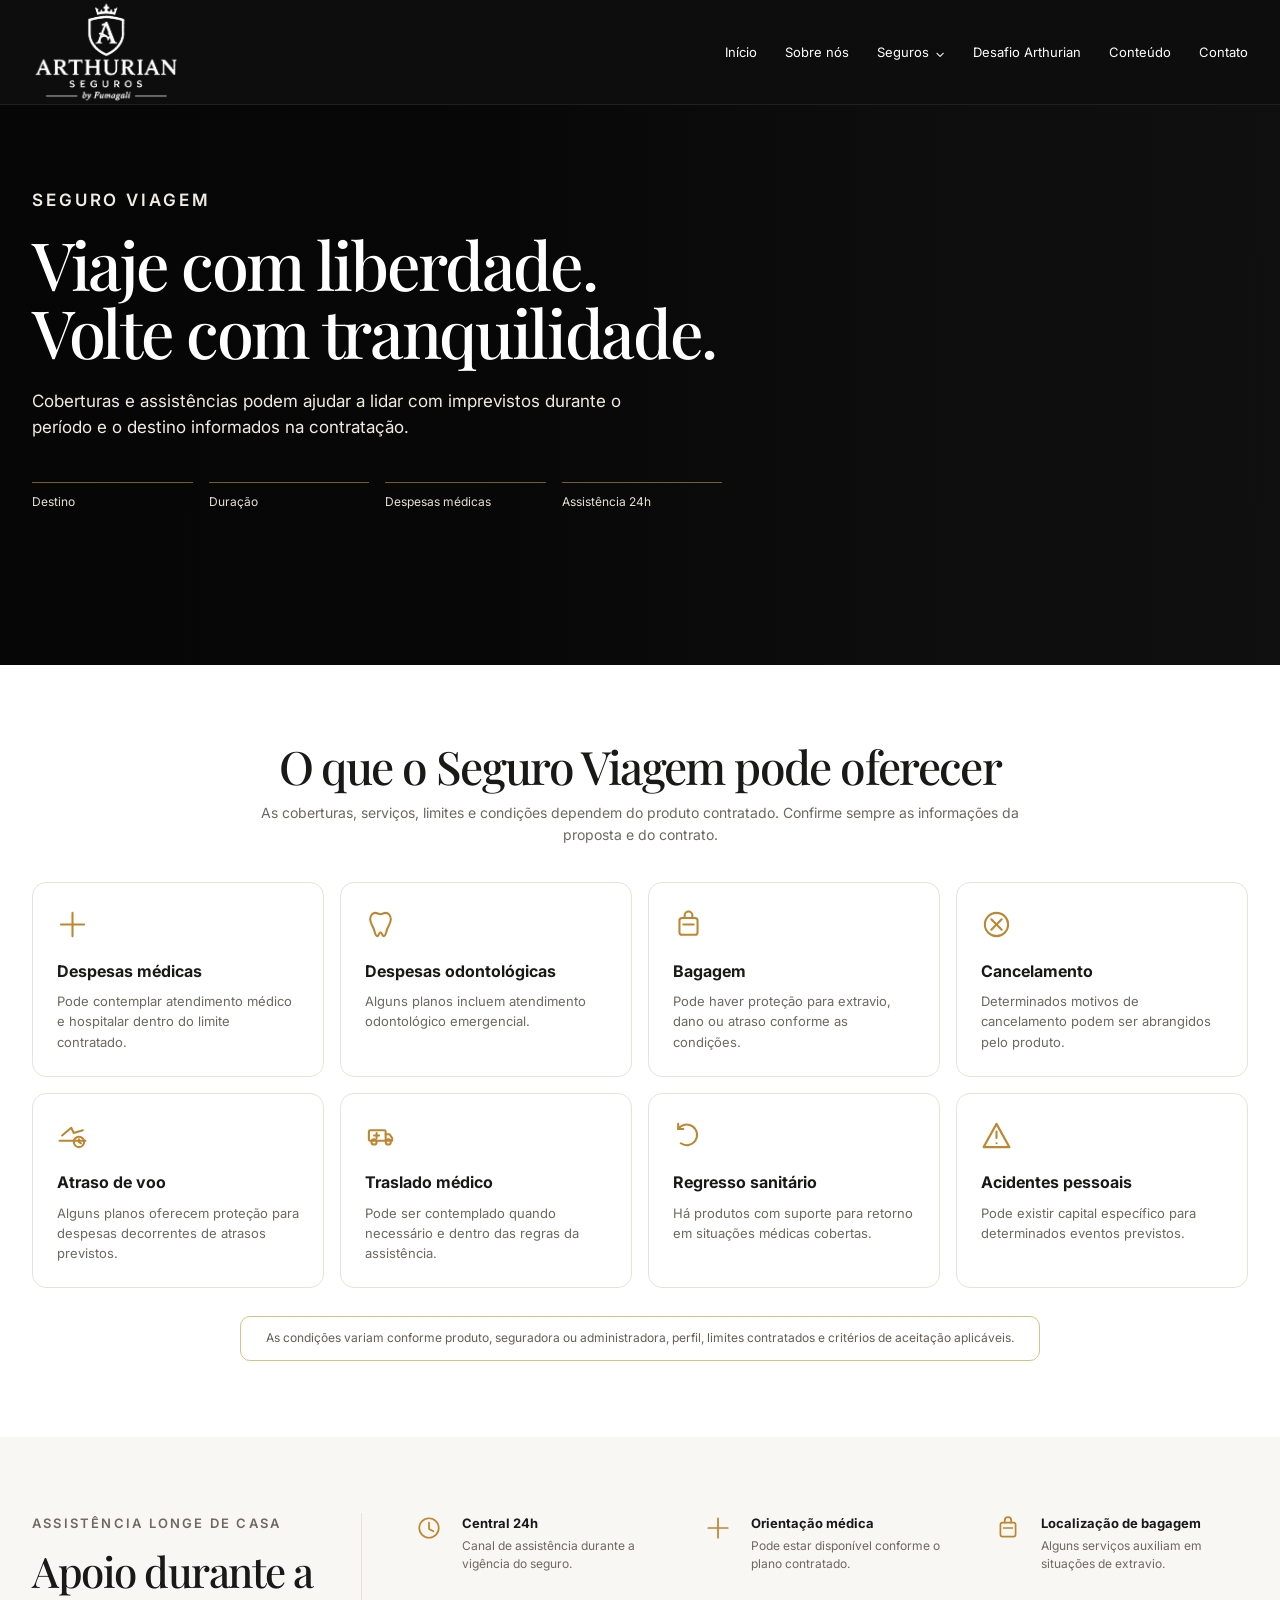
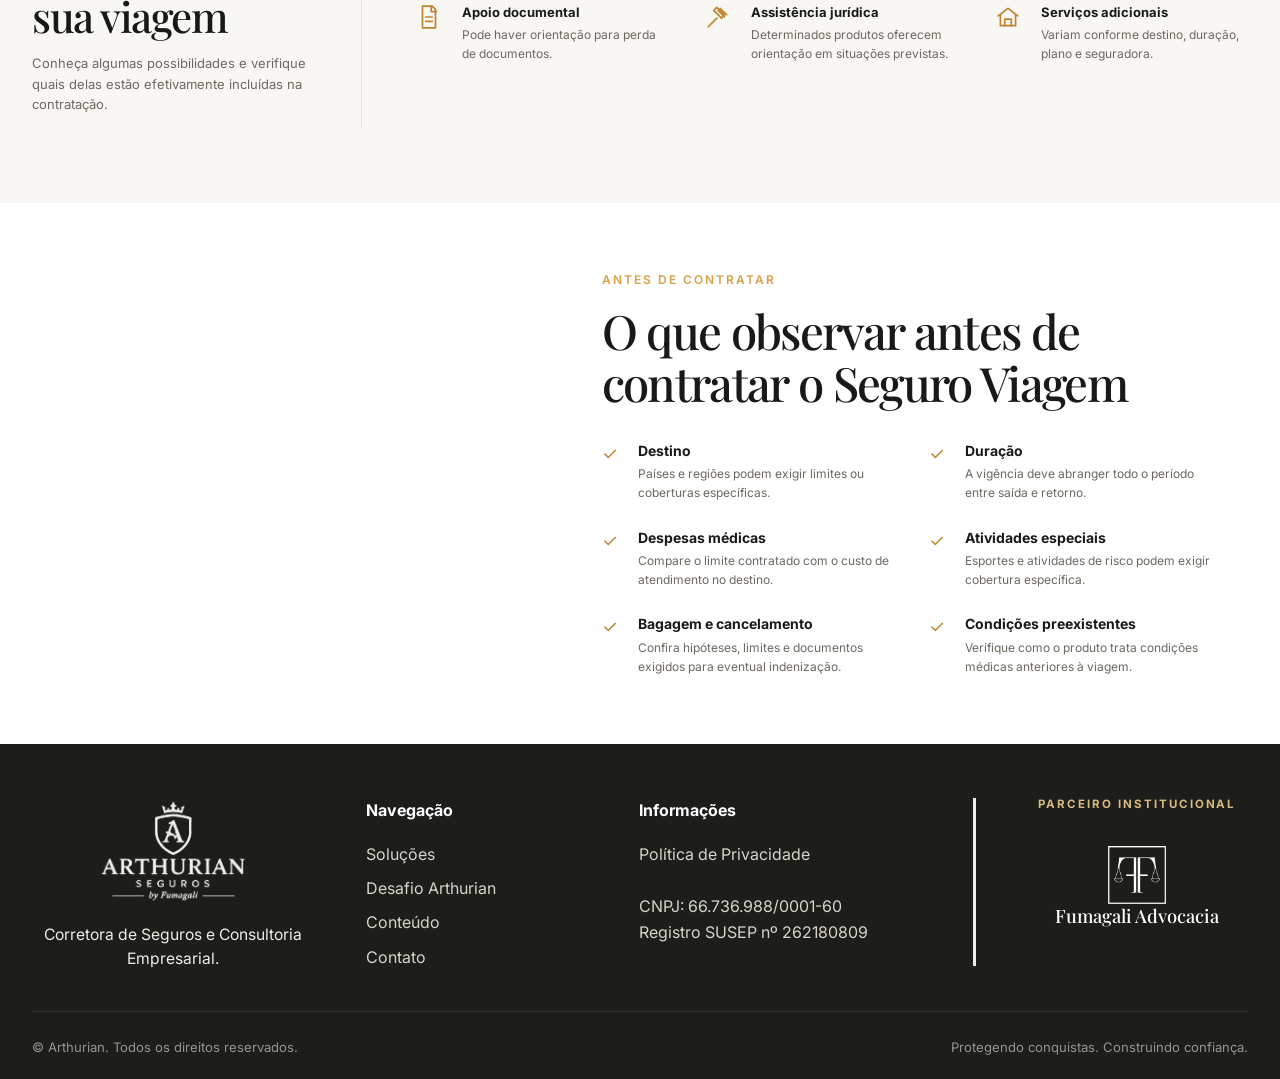
<file: seguro-viagem.html>
<!doctype html>
<html lang="pt-BR"><head><meta charset="utf-8"><meta name="viewport" content="width=device-width, initial-scale=1">
<title>Seguro Viagem | Arthurian Seguros</title>
<meta name="description" content="Coberturas e assistências podem ajudar a lidar com imprevistos durante o período e o destino informados na contratação.">
<link rel="icon" type="image/png" href="assets/favicon.png?v=20260810">
<link rel="preconnect" href="https://fonts.googleapis.com"><link rel="preconnect" href="https://fonts.gstatic.com" crossorigin>
<link href="https://fonts.googleapis.com/css2?family=Inter:wght@400;500;600&family=Playfair+Display:wght@500;600&display=swap" rel="stylesheet">
<style>
:root{--bg:#f7f5f0;--paper:#fff;--text:#191918;--muted:#6d6961;--line:#e8e3d9;--gold:#bd8731;--dark:#0e0f0e;--max:1320px;--sans:Inter,Arial,sans-serif;--serif:"Playfair Display",Georgia,serif}
*{box-sizing:border-box}
html,body{margin:0;padding:0;max-width:100%;overflow-x:hidden}
body{font-family:var(--sans);color:var(--text);background:#fff;line-height:1.55;-webkit-font-smoothing:antialiased}
a{text-decoration:none;color:inherit}
img{max-width:100%;display:block}
.container{width:min(calc(100% - 64px),var(--max));margin:auto}
.header{position:sticky;top:0;z-index:50;background:#0c0d0c;color:#fff;border-bottom:1px solid rgba(255,255,255,.08)}
.header-in{min-height:82px;display:flex;align-items:center;justify-content:space-between;gap:28px}
.brand img{width:148px;height:auto;filter:brightness(0) invert(1)}
.nav{display:flex;align-items:center;gap:28px;font-size:13px}
.drop{position:relative}
.drop>a:after{content:"⌄";margin-left:6px}
.drop-menu{position:absolute;top:calc(100% + 20px);left:-18px;min-width:265px;padding:10px;background:#0e0f0e;border:1px solid #2a2a27;box-shadow:0 24px 60px rgba(0,0,0,.25);display:none}
.drop:hover .drop-menu{display:block}
.drop-menu a{display:block;padding:10px 12px;color:#eee}
.drop-menu a:hover{color:#d8a249;background:#171815}
.hero{position:relative;min-height:560px;color:#fff;background:#111 center/cover no-repeat}
.hero:after{content:"";position:absolute;inset:0;background:linear-gradient(90deg,rgba(4,5,4,.92) 0%,rgba(4,5,4,.82) 38%,rgba(4,5,4,.34) 68%,rgba(4,5,4,.14) 100%)}
.hero-in{position:relative;z-index:2;padding:82px 0 72px;max-width:690px}
.kicker{font-size:13px;letter-spacing:.17em;color:#d9a247;font-weight:600;margin:0 0 16px}
h1,h2{font-family:var(--serif);font-weight:500;letter-spacing:-.035em}
h1{font-size:clamp(50px,5.2vw,78px);line-height:1.02;margin:0 0 22px}
.hero p{font-size:17px;color:#f0ece4;max-width:590px}
.hero-points{display:grid;grid-template-columns:repeat(4,minmax(0,1fr));gap:16px;margin-top:42px}
.hero-point{border-top:1px solid rgba(213,161,72,.55);padding-top:12px;font-size:12px;color:#e6e1d7}
.hero-point:before{content:"";width:18px;height:18px;border:1px solid #d19a3b;border-radius:50%;display:block;margin-bottom:8px}
.section{padding:76px 0}
.title{text-align:center;max-width:800px;margin:0 auto 36px}
.title h2{font-size:clamp(34px,3.6vw,54px);line-height:1.1;margin:0 0 10px}
.title p{margin:0;color:var(--muted);font-size:14px}
.cards{display:grid;grid-template-columns:repeat(4,minmax(0,1fr));gap:16px}
.card{padding:24px;background:#fff;border:1px solid var(--line);border-radius:14px;min-height:190px}
.icon{width:32px;height:32px;border:1.5px solid var(--gold);border-radius:9px;margin-bottom:18px;position:relative}
.icon:after{content:"";position:absolute;inset:8px;border:1.5px solid var(--gold);border-radius:3px}
.card h3{font-size:16px;margin:0 0 8px}
.card p{font-size:13px;color:var(--muted);margin:0}
.notice{max-width:800px;margin:28px auto 0;border:1px solid #dfbe81;border-radius:10px;padding:12px 18px;text-align:center;font-size:12px;color:#665e53}
.soft{background:#f8f7f4}
.feature-layout{display:grid;grid-template-columns:330px 1fr;gap:54px;align-items:start}
.feature-intro{border-right:1px solid var(--line);padding-right:38px}
.feature-intro h2{font-size:42px;line-height:1.08;margin:8px 0 14px}
.feature-intro p{font-size:13px;color:var(--muted)}
.features{display:grid;grid-template-columns:repeat(3,minmax(0,1fr));gap:28px 36px}
.feature{display:grid;grid-template-columns:34px 1fr;gap:12px}
.feature .icon{width:28px;height:28px;border-radius:7px;margin:0}
.feature strong{display:block;font-size:13px;margin-bottom:4px}
.feature span{display:block;font-size:12px;color:var(--muted)}
.choose{display:grid;grid-template-columns:minmax(360px,42%) 1fr;background:#fff;min-height:520px}
.choose-photo{min-height:520px;background:center/cover no-repeat}
.choose-copy{padding:68px clamp(36px,5vw,78px)}
.choose-copy .kicker{font-size:12px}
.choose-copy h2{font-size:clamp(36px,3.7vw,58px);line-height:1.08;margin:8px 0 32px}
.checks{display:grid;grid-template-columns:1fr 1fr;gap:24px 40px}
.check{display:grid;grid-template-columns:26px 1fr;gap:10px}
.check:before{content:"✓";color:var(--gold);font-size:18px}
.check strong{display:block;font-size:14px;margin-bottom:4px}
.check span{display:block;color:var(--muted);font-size:12px}
.footer{background:#11120f;color:#cac7bd;padding:56px 0 24px}
.footer-grid{display:grid;grid-template-columns:1.2fr .8fr 1fr 1.15fr;gap:36px}
.footer img{width:145px;filter:brightness(0) invert(1);margin-bottom:16px}
.footer h4{color:#fff;font-size:12px;letter-spacing:.08em;text-transform:uppercase;margin:0 0 14px}
.footer a{display:block;color:#c6c2b8;font-size:12px;margin:7px 0}
.footer p{font-size:12px;color:#9f9b92}
.footer-bottom{border-top:1px solid #2a2a27;margin-top:32px;padding-top:18px;display:flex;justify-content:space-between;gap:20px;font-size:11px;color:#8f8c85}
.mobile{display:none}
@media(max-width:1050px){
 .container{width:min(calc(100% - 40px),var(--max))}
 .nav{gap:16px;font-size:12px}
 .hero-points{grid-template-columns:1fr 1fr}
 .cards{grid-template-columns:1fr 1fr}
 .feature-layout{grid-template-columns:1fr}
 .feature-intro{border-right:0;border-bottom:1px solid var(--line);padding:0 0 28px}
 .features{grid-template-columns:1fr 1fr}
 .choose{grid-template-columns:1fr}
 .choose-photo{min-height:360px}
 .footer-grid{grid-template-columns:1fr 1fr}
}
@media(max-width:760px){
 .header-in{min-height:72px}
 .brand img{width:120px}
 .nav{display:none}
 .mobile{display:block;color:#fff;font-size:23px}
 .hero{min-height:auto;background-position:center}
 .hero:after{background:linear-gradient(180deg,rgba(4,5,4,.58),rgba(4,5,4,.94))}
 .hero-in{padding:68px 0 52px}
 h1{font-size:46px}
 .hero-points{grid-template-columns:1fr 1fr}
 .section{padding:58px 0}
 .cards{grid-template-columns:1fr}
 .features{grid-template-columns:1fr}
 .choose-photo{min-height:300px}
 .choose-copy{padding:44px 22px}
 .checks{grid-template-columns:1fr}
 .footer-grid{grid-template-columns:1fr}
 .footer-bottom{flex-direction:column}
}

/* Rodapé final aprovado — 07/08/2026 */
.site-footer {
  background:#1d1d1a !important;
  color:#d7d4ca !important;
  padding:54px 0 22px !important;
}
.site-footer .footer-grid {
  display:grid !important;
  grid-template-columns:1.15fr .9fr 1.15fr 1.12fr !important;
  gap:clamp(2rem,4vw,5.2rem) !important;
  align-items:start !important;
}
.site-footer .footer-grid > div:first-child {
  text-align:center !important;
}
.site-footer .footer-grid > div:first-child img {
  display:block !important;
  width:150px !important;
  height:auto !important;
  margin:0 auto 1.15rem !important;
  filter:brightness(0) invert(1) !important;
  opacity:.94 !important;
}
.site-footer .footer-grid > div:first-child p {
  margin:0 auto !important;
  max-width:310px !important;
  color:#f0ede5 !important;
  line-height:1.55 !important;
  font-size:.98rem !important;
}
.site-footer .footer-title {
  margin:0 0 1.15rem !important;
  color:#fff !important;
  font-weight:700 !important;
  font-size:1rem !important;
}
.site-footer .footer-grid a {
  display:block !important;
  margin:.6rem 0 !important;
  color:#d7d4ca !important;
}
.site-footer .company-data {
  margin-top:1.65rem !important;
  line-height:1.65 !important;
  color:#d7d4ca !important;
}
.site-footer .footer-partner {
  min-height:168px !important;
  border-left:3px solid rgba(255,255,255,.92) !important;
  padding-left:clamp(2.1rem,4vw,4.8rem) !important;
  display:flex !important;
  flex-direction:column !important;
  align-items:center !important;
  justify-content:flex-start !important;
  text-align:center !important;
}
.site-footer .footer-partner-label {
  margin:0 0 1.5rem !important;
  color:#d7ba7f !important;
  font-size:.72rem !important;
  font-weight:700 !important;
  letter-spacing:.17em !important;
  line-height:1.2 !important;
  text-transform:uppercase !important;
  white-space:nowrap !important;
}
.site-footer .footer-partner-brand {
  display:flex !important;
  flex-direction:column !important;
  align-items:center !important;
  justify-content:center !important;
  gap:.35rem !important;
  margin:0 auto !important;
  text-align:center !important;
  width:max-content !important;
  max-width:100% !important;
}
.site-footer .footer-partner-brand img {
  display:block !important;
  width:58px !important;
  height:58px !important;
  object-fit:contain !important;
  margin:0 auto .15rem !important;
  filter:none !important;
  opacity:1 !important;
}
.site-footer .footer-partner-name {
  display:block !important;
  color:#fff !important;
  font-family:var(--serif) !important;
  font-size:1.15rem !important;
  font-weight:500 !important;
  line-height:1.1 !important;
  white-space:nowrap !important;
  text-align:center !important;
}
.site-footer .footer-bottom {
  margin-top:2rem !important;
  padding-top:1.55rem !important;
  border-top:1px solid rgba(255,255,255,.10) !important;
  display:flex !important;
  justify-content:space-between !important;
  align-items:center !important;
  gap:2rem !important;
  color:#98958d !important;
  font-size:.82rem !important;
}
.site-footer .footer-bottom p { margin:0 !important; }
@media (max-width:920px){
  .site-footer .footer-grid{grid-template-columns:1fr 1fr !important;}
  .site-footer .footer-partner{border-left:0 !important;border-top:1px solid rgba(255,255,255,.18) !important;padding:2rem 0 0 !important;min-height:0 !important;}
}
@media (max-width:620px){
  .site-footer .footer-grid{grid-template-columns:1fr !important;gap:2.25rem !important;}
  .site-footer .footer-grid>div{text-align:center !important;}
  .site-footer .footer-partner-label{white-space:normal !important;}
  .site-footer .footer-bottom{flex-direction:column !important;align-items:center !important;text-align:center !important;}
}



/* Seguradoras e parceiros — versão final robusta */
.partners-section{background:#fff;padding:5rem 0 4.25rem;overflow:hidden;position:relative}
.partners-heading{text-align:center;margin-bottom:2.2rem}
.partners-heading h2{max-width:780px;margin:.35rem auto .8rem}
.partners-heading>p:last-child{max-width:720px;margin:0 auto;color:var(--muted)}
.partners-marquee{position:relative;width:100%;overflow:hidden;padding:.45rem 0}
.partners-marquee+.partners-marquee{margin-top:.9rem}
.partners-marquee::before,.partners-marquee::after{content:"";position:absolute;z-index:3;top:0;bottom:0;width:7rem;pointer-events:none}
.partners-marquee::before{left:0;background:linear-gradient(90deg,#fff 12%,rgba(255,255,255,0))}
.partners-marquee::after{right:0;background:linear-gradient(270deg,#fff 12%,rgba(255,255,255,0))}
.partners-track{display:flex!important;flex-direction:row!important;align-items:center!important;width:max-content!important;min-width:max-content!important;will-change:transform;white-space:nowrap}
.partners-track-left{animation:arthurianPartnersLeft 54s linear infinite}
.partners-track-right{animation:arthurianPartnersRight 58s linear infinite;transform:translateX(-50%)}
.partners-group{display:flex!important;flex-direction:row!important;align-items:center!important;gap:3.65rem;padding-right:3.65rem;width:max-content!important;min-width:max-content!important;flex:0 0 auto!important}
.partner-logo{width:165px!important;height:90px!important;flex:0 0 165px!important;display:flex!important;align-items:center!important;justify-content:center!important;background:#fff!important;border:0!important;outline:0!important;box-shadow:none!important;margin:0!important;padding:0!important}
.partner-logo img{display:block!important;width:165px!important;height:82px!important;max-width:165px!important;max-height:82px!important;object-fit:contain!important;background:#fff!important;border:0!important;outline:0!important;box-shadow:none!important;margin:0!important;padding:0!important}
@keyframes arthurianPartnersLeft{from{transform:translateX(0)}to{transform:translateX(-50%)}}
@keyframes arthurianPartnersRight{from{transform:translateX(-50%)}to{transform:translateX(0)}}
@media(max-width:700px){.partners-section{padding:4rem 0 3.5rem}.partners-marquee::before,.partners-marquee::after{width:2.8rem}.partners-group{gap:2.25rem;padding-right:2.25rem}.partner-logo{width:130px!important;height:76px!important;flex-basis:130px!important}.partner-logo img{width:130px!important;height:70px!important;max-width:130px!important;max-height:70px!important}}

  
</style>
<style id="arthurian-final-icons">
.hero-point:before{display:none!important;content:none!important}
.hero-point{padding-top:10px!important}
.icon{
  width:36px!important;height:36px!important;border:0!important;border-radius:0!important;
  margin-bottom:16px!important;display:flex!important;align-items:center!important;justify-content:flex-start!important;
}
.icon:after{display:none!important;content:none!important}
.icon svg{width:31px;height:31px;fill:none;stroke:var(--gold);stroke-width:1.6;stroke-linecap:round;stroke-linejoin:round}
.feature .icon{width:30px!important;height:30px!important;margin:0!important}
.feature .icon svg{width:26px;height:26px}
</style>

</head>
<body>
<header class="header"><div class="container header-in"><a class="brand" href="index.html#inicio"><img src="assets/logo-arthurian.png" alt="Arthurian Seguros"></a>
<nav class="nav">
<a href="index.html#inicio">Início</a>
<a href="index.html#nossa-historia">Sobre nós</a>
<div class="drop"><a href="index.html#solucoes">Seguros</a><div class="drop-menu">
<a href="seguro-auto.html">Seguro Auto</a><a href="seguro-residencial.html">Seguro Residencial</a><a href="seguro-vida.html">Seguro de Vida</a><a href="seguro-empresarial.html">Seguro Empresarial</a><a href="rc-profissional.html">Responsabilidade Civil Profissional</a><a href="seguro-viagem.html">Seguro Viagem</a><a href="consorcio.html">Consórcio</a>
</div></div>
<a href="index.html#desafio">Desafio Arthurian</a>
<a href="index.html#conteudo-util">Conteúdo</a>
<a href="index.html#contato">Contato</a>
</nav>
<span class="mobile">☰</span></div></header>
<main>
<section class="hero" style="background-image:url('https://images.unsplash.com/photo-1746801902958-ee682ddb8c1d?auto=format&fit=crop&fm=jpg&ixid=M3wxMjA3fDB8MHxwaG90by1wYWdlfHx8fGVufDB8fHx8fA%3D%3D&ixlib=rb-4.1.0&q=60&w=3000')"><div class="container"><div class="hero-in"><p class="kicker">SEGURO VIAGEM</p><h1>Viaje com liberdade. Volte com tranquilidade.</h1><p>Coberturas e assistências podem ajudar a lidar com imprevistos durante o período e o destino informados na contratação.</p><div class="hero-points"><div class="hero-point">Destino</div><div class="hero-point">Duração</div><div class="hero-point">Despesas médicas</div><div class="hero-point">Assistência 24h</div></div></div></div></section>
<section class="section"><div class="container"><div class="title"><h2>O que o Seguro Viagem pode oferecer</h2><p>As coberturas, serviços, limites e condições dependem do produto contratado. Confirme sempre as informações da proposta e do contrato.</p></div><div class="cards"><article class="card"><div class="icon"><svg viewBox="0 0 24 24" aria-hidden="true" focusable="false"><path d="M12 3v18M3 12h18"/></svg></div><h3>Despesas médicas</h3><p>Pode contemplar atendimento médico e hospitalar dentro do limite contratado.</p></article><article class="card"><div class="icon"><svg viewBox="0 0 24 24" aria-hidden="true" focusable="false"><path d="M8 3c-2 0-4 2-4 5 0 3 2 5 3 8 .5 1.5 1 5 2.5 5 1 0 1.5-3 2.5-3s1.5 3 2.5 3c1.5 0 2-3.5 2.5-5 1-3 3-5 3-8 0-3-2-5-4-5-1.5 0-2.5 1-4 1s-2.5-1-4-1Z"/></svg></div><h3>Despesas odontológicas</h3><p>Alguns planos incluem atendimento odontológico emergencial.</p></article><article class="card"><div class="icon"><svg viewBox="0 0 24 24" aria-hidden="true" focusable="false"><rect x="5" y="7" width="14" height="13" rx="2"/><path d="M9 7V5a3 3 0 0 1 6 0v2M8 12h8"/></svg></div><h3>Bagagem</h3><p>Pode haver proteção para extravio, dano ou atraso conforme as condições.</p></article><article class="card"><div class="icon"><svg viewBox="0 0 24 24" aria-hidden="true" focusable="false"><circle cx="12" cy="12" r="9"/><path d="m8 8 8 8m0-8-8 8"/></svg></div><h3>Cancelamento</h3><p>Determinados motivos de cancelamento podem ser abrangidos pelo produto.</p></article><article class="card"><div class="icon"><svg viewBox="0 0 24 24" aria-hidden="true" focusable="false"><path d="M2 16h20M4 12l7-6 2 4 7-2"/><circle cx="17" cy="17" r="4"/><path d="M17 15v2l1.5 1"/></svg></div><h3>Atraso de voo</h3><p>Alguns planos oferecem proteção para despesas decorrentes de atrasos previstos.</p></article><article class="card"><div class="icon"><svg viewBox="0 0 24 24" aria-hidden="true" focusable="false"><rect x="3" y="8" width="13" height="8" rx="1"/><path d="M16 11h3l2 3v2h-5M9 10v4M7 12h4"/><circle cx="7" cy="17" r="2"/><circle cx="18" cy="17" r="2"/></svg></div><h3>Traslado médico</h3><p>Pode ser contemplado quando necessário e dentro das regras da assistência.</p></article><article class="card"><div class="icon"><svg viewBox="0 0 24 24" aria-hidden="true" focusable="false"><path d="M8 7H4v-4"/><path d="M4 7a8 8 0 1 1 2 11"/></svg></div><h3>Regresso sanitário</h3><p>Há produtos com suporte para retorno em situações médicas cobertas.</p></article><article class="card"><div class="icon"><svg viewBox="0 0 24 24" aria-hidden="true" focusable="false"><path d="M12 3 2 21h20L12 3Z"/><path d="M12 9v5M12 18h.01"/></svg></div><h3>Acidentes pessoais</h3><p>Pode existir capital específico para determinados eventos previstos.</p></article></div><div class="notice">As condições variam conforme produto, seguradora ou administradora, perfil, limites contratados e critérios de aceitação aplicáveis.</div></div></section>
<section class="section soft"><div class="container feature-layout"><div class="feature-intro"><p class="kicker">ASSISTÊNCIA LONGE DE CASA</p><h2>Apoio durante a sua viagem</h2><p>Conheça algumas possibilidades e verifique quais delas estão efetivamente incluídas na contratação.</p></div><div class="features"><div class="feature"><div class="icon"><svg viewBox="0 0 24 24" aria-hidden="true" focusable="false"><circle cx="12" cy="12" r="9"/><path d="M12 7v6l4 2"/></svg></div><div><strong>Central 24h</strong><span>Canal de assistência durante a vigência do seguro.</span></div></div><div class="feature"><div class="icon"><svg viewBox="0 0 24 24" aria-hidden="true" focusable="false"><path d="M12 3v18M3 12h18"/></svg></div><div><strong>Orientação médica</strong><span>Pode estar disponível conforme o plano contratado.</span></div></div><div class="feature"><div class="icon"><svg viewBox="0 0 24 24" aria-hidden="true" focusable="false"><rect x="5" y="7" width="14" height="13" rx="2"/><path d="M9 7V5a3 3 0 0 1 6 0v2M8 12h8"/></svg></div><div><strong>Localização de bagagem</strong><span>Alguns serviços auxiliam em situações de extravio.</span></div></div><div class="feature"><div class="icon"><svg viewBox="0 0 24 24" aria-hidden="true" focusable="false"><path d="M6 2h9l3 3v17H6z"/><path d="M14 2v5h5M9 12h6M9 16h6"/></svg></div><div><strong>Apoio documental</strong><span>Pode haver orientação para perda de documentos.</span></div></div><div class="feature"><div class="icon"><svg viewBox="0 0 24 24" aria-hidden="true" focusable="false"><path d="m14 4 6 6M12 6l6 6M3 21l8-8"/><rect x="11" y="3" width="4" height="10" transform="rotate(-45 13 8)"/></svg></div><div><strong>Assistência jurídica</strong><span>Determinados produtos oferecem orientação em situações previstas.</span></div></div><div class="feature"><div class="icon"><svg viewBox="0 0 24 24" aria-hidden="true" focusable="false"><path d="m3 11 9-7 9 7"/><path d="M5 10v10h14V10"/><path d="M9 20v-6h6v6"/></svg></div><div><strong>Serviços adicionais</strong><span>Variam conforme destino, duração, plano e seguradora.</span></div></div></div></div></section>
<section class="choose"><div class="choose-photo" style="background-image:url('https://images.unsplash.com/photo-1746801902958-ee682ddb8c1d?auto=format&fit=crop&fm=jpg&ixid=M3wxMjA3fDB8MHxwaG90by1wYWdlfHx8fGVufDB8fHx8fA%3D%3D&ixlib=rb-4.1.0&q=60&w=3000')"></div><div class="choose-copy"><p class="kicker">ANTES DE CONTRATAR</p><h2>O que observar antes de contratar o Seguro Viagem</h2><div class="checks"><div class="check"><div><strong>Destino</strong><span>Países e regiões podem exigir limites ou coberturas específicas.</span></div></div><div class="check"><div><strong>Duração</strong><span>A vigência deve abranger todo o período entre saída e retorno.</span></div></div><div class="check"><div><strong>Despesas médicas</strong><span>Compare o limite contratado com o custo de atendimento no destino.</span></div></div><div class="check"><div><strong>Atividades especiais</strong><span>Esportes e atividades de risco podem exigir cobertura específica.</span></div></div><div class="check"><div><strong>Bagagem e cancelamento</strong><span>Confira hipóteses, limites e documentos exigidos para eventual indenização.</span></div></div><div class="check"><div><strong>Condições preexistentes</strong><span>Verifique como o produto trata condições médicas anteriores à viagem.</span></div></div></div></div></section>
</main>
<footer class="site-footer">
    <div class="container footer-grid">
      <div>
        <img src="assets/logo-arthurian.png" alt="Arthurian Seguros by Fumagali">
        <p>Corretora de Seguros e Consultoria Empresarial.</p>
      </div>
      <div>
        <p class="footer-title">Navegação</p>
        <a href="index.html#solucoes">Soluções</a>
        <a href="index.html#desafio">Desafio Arthurian</a>
        <a href="index.html#conteudo-util">Conteúdo</a>
        <a href="index.html#contato">Contato</a>
      </div>
      <div>
        <p class="footer-title">Informações</p>
        <a href="politica-de-privacidade.html">Política de Privacidade</a>
        <p class="company-data">CNPJ: 66.736.988/0001-60<br>Registro SUSEP nº 262180809</p>
      </div>
      <div class="footer-partner" aria-label="Parceiro institucional">
        <p class="footer-partner-label">Parceiro institucional</p>
        <a class="footer-partner-brand" href="https://fumagaliadvocacia.com.br/" target="_blank" rel="noopener" aria-label="Conhecer a Fumagali Advocacia">
          <img src="assets/logo-fumagali-parceiro.png" alt="Fumagali Advocacia">
          <span class="footer-partner-name">Fumagali Advocacia</span>
        </a>
      </div>
    </div>
    <div class="container footer-bottom">
      <p>© <span id="ano"></span> Arthurian. Todos os direitos reservados.</p>
      <p>Protegendo conquistas. Construindo confiança.</p>
    </div>
  </footer>
</body></html>
</file>
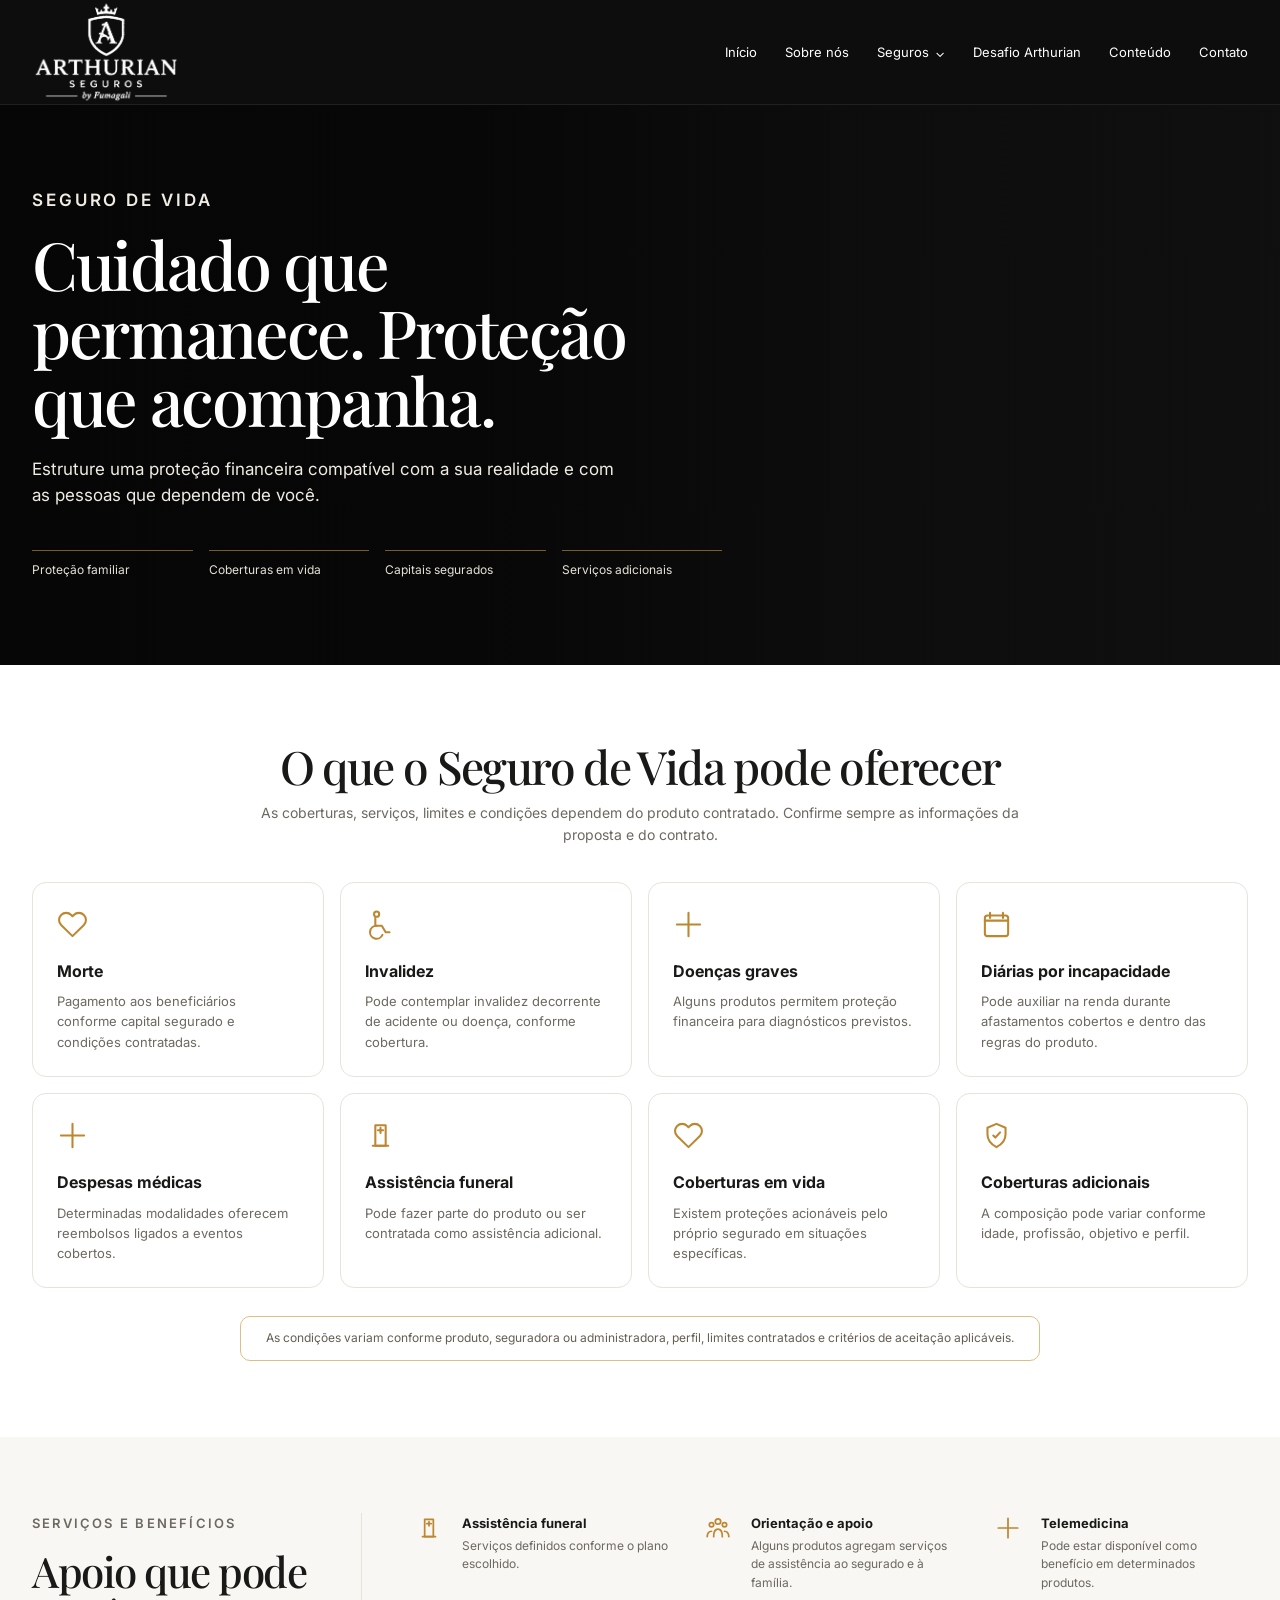
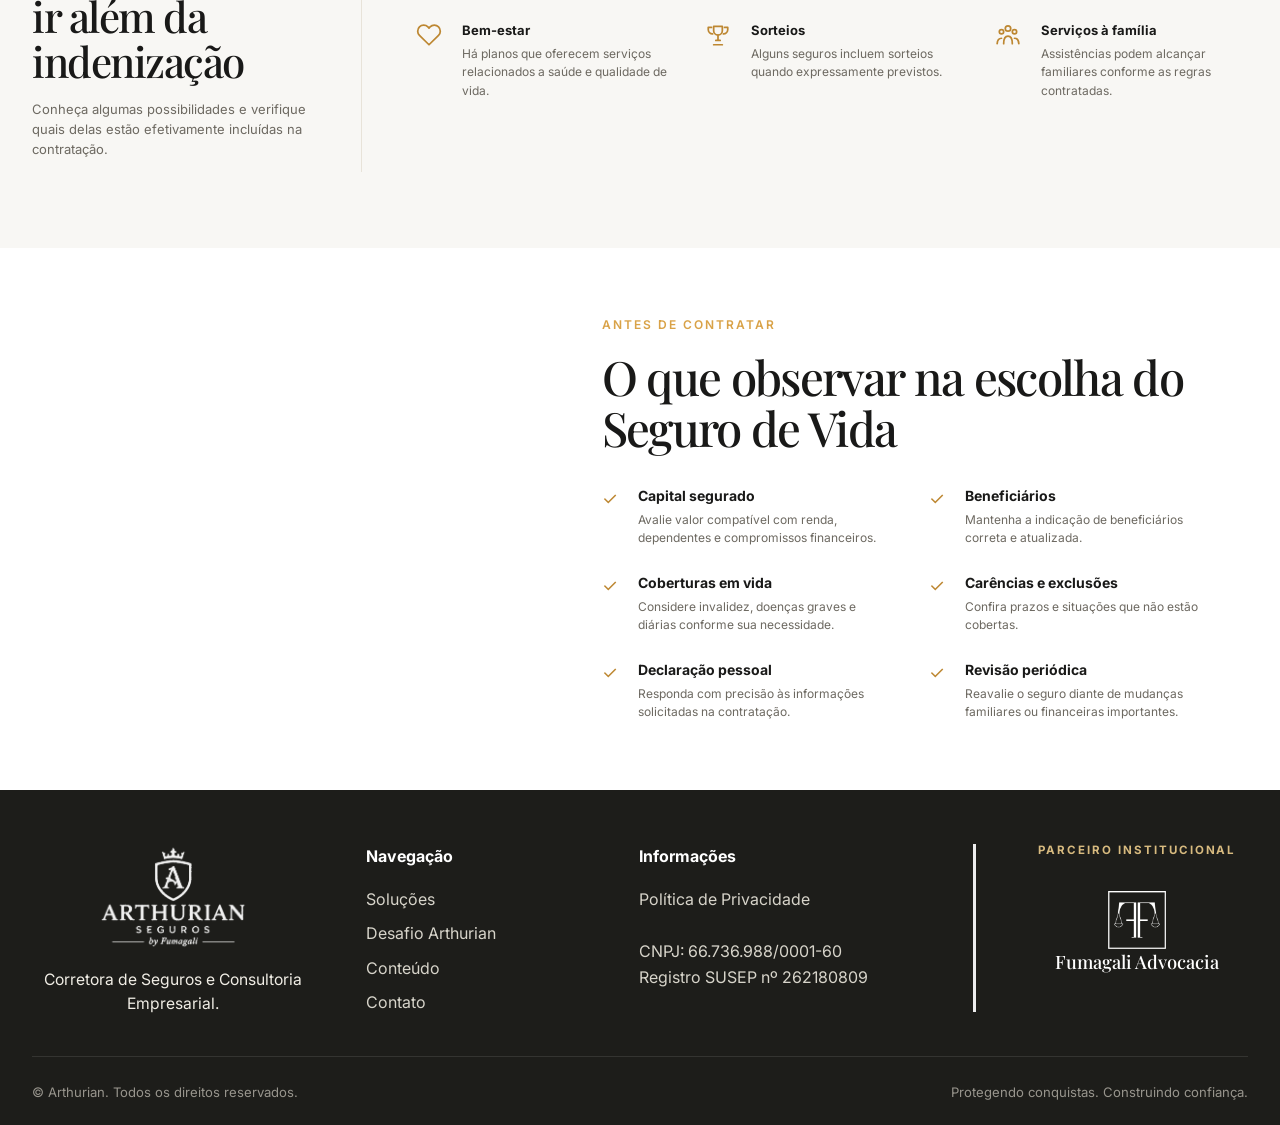
<file: seguro-vida.html>
<!doctype html>
<html lang="pt-BR"><head><meta charset="utf-8"><meta name="viewport" content="width=device-width, initial-scale=1">
<title>Seguro De Vida | Arthurian Seguros</title>
<meta name="description" content="Estruture uma proteção financeira compatível com a sua realidade e com as pessoas que dependem de você.">
<link rel="icon" type="image/png" href="assets/favicon.png?v=20260810">
<link rel="preconnect" href="https://fonts.googleapis.com"><link rel="preconnect" href="https://fonts.gstatic.com" crossorigin>
<link href="https://fonts.googleapis.com/css2?family=Inter:wght@400;500;600&family=Playfair+Display:wght@500;600&display=swap" rel="stylesheet">
<style>
:root{--bg:#f7f5f0;--paper:#fff;--text:#191918;--muted:#6d6961;--line:#e8e3d9;--gold:#bd8731;--dark:#0e0f0e;--max:1320px;--sans:Inter,Arial,sans-serif;--serif:"Playfair Display",Georgia,serif}
*{box-sizing:border-box}
html,body{margin:0;padding:0;max-width:100%;overflow-x:hidden}
body{font-family:var(--sans);color:var(--text);background:#fff;line-height:1.55;-webkit-font-smoothing:antialiased}
a{text-decoration:none;color:inherit}
img{max-width:100%;display:block}
.container{width:min(calc(100% - 64px),var(--max));margin:auto}
.header{position:sticky;top:0;z-index:50;background:#0c0d0c;color:#fff;border-bottom:1px solid rgba(255,255,255,.08)}
.header-in{min-height:82px;display:flex;align-items:center;justify-content:space-between;gap:28px}
.brand img{width:148px;height:auto;filter:brightness(0) invert(1)}
.nav{display:flex;align-items:center;gap:28px;font-size:13px}
.drop{position:relative}
.drop>a:after{content:"⌄";margin-left:6px}
.drop-menu{position:absolute;top:calc(100% + 20px);left:-18px;min-width:265px;padding:10px;background:#0e0f0e;border:1px solid #2a2a27;box-shadow:0 24px 60px rgba(0,0,0,.25);display:none}
.drop:hover .drop-menu{display:block}
.drop-menu a{display:block;padding:10px 12px;color:#eee}
.drop-menu a:hover{color:#d8a249;background:#171815}
.hero{position:relative;min-height:560px;color:#fff;background:#111 center/cover no-repeat}
.hero:after{content:"";position:absolute;inset:0;background:linear-gradient(90deg,rgba(4,5,4,.92) 0%,rgba(4,5,4,.82) 38%,rgba(4,5,4,.34) 68%,rgba(4,5,4,.14) 100%)}
.hero-in{position:relative;z-index:2;padding:82px 0 72px;max-width:690px}
.kicker{font-size:13px;letter-spacing:.17em;color:#d9a247;font-weight:600;margin:0 0 16px}
h1,h2{font-family:var(--serif);font-weight:500;letter-spacing:-.035em}
h1{font-size:clamp(50px,5.2vw,78px);line-height:1.02;margin:0 0 22px}
.hero p{font-size:17px;color:#f0ece4;max-width:590px}
.hero-points{display:grid;grid-template-columns:repeat(4,minmax(0,1fr));gap:16px;margin-top:42px}
.hero-point{border-top:1px solid rgba(213,161,72,.55);padding-top:12px;font-size:12px;color:#e6e1d7}
.hero-point:before{content:"";width:18px;height:18px;border:1px solid #d19a3b;border-radius:50%;display:block;margin-bottom:8px}
.section{padding:76px 0}
.title{text-align:center;max-width:800px;margin:0 auto 36px}
.title h2{font-size:clamp(34px,3.6vw,54px);line-height:1.1;margin:0 0 10px}
.title p{margin:0;color:var(--muted);font-size:14px}
.cards{display:grid;grid-template-columns:repeat(4,minmax(0,1fr));gap:16px}
.card{padding:24px;background:#fff;border:1px solid var(--line);border-radius:14px;min-height:190px}
.icon{width:32px;height:32px;border:1.5px solid var(--gold);border-radius:9px;margin-bottom:18px;position:relative}
.icon:after{content:"";position:absolute;inset:8px;border:1.5px solid var(--gold);border-radius:3px}
.card h3{font-size:16px;margin:0 0 8px}
.card p{font-size:13px;color:var(--muted);margin:0}
.notice{max-width:800px;margin:28px auto 0;border:1px solid #dfbe81;border-radius:10px;padding:12px 18px;text-align:center;font-size:12px;color:#665e53}
.soft{background:#f8f7f4}
.feature-layout{display:grid;grid-template-columns:330px 1fr;gap:54px;align-items:start}
.feature-intro{border-right:1px solid var(--line);padding-right:38px}
.feature-intro h2{font-size:42px;line-height:1.08;margin:8px 0 14px}
.feature-intro p{font-size:13px;color:var(--muted)}
.features{display:grid;grid-template-columns:repeat(3,minmax(0,1fr));gap:28px 36px}
.feature{display:grid;grid-template-columns:34px 1fr;gap:12px}
.feature .icon{width:28px;height:28px;border-radius:7px;margin:0}
.feature strong{display:block;font-size:13px;margin-bottom:4px}
.feature span{display:block;font-size:12px;color:var(--muted)}
.choose{display:grid;grid-template-columns:minmax(360px,42%) 1fr;background:#fff;min-height:520px}
.choose-photo{min-height:520px;background:center/cover no-repeat}
.choose-copy{padding:68px clamp(36px,5vw,78px)}
.choose-copy .kicker{font-size:12px}
.choose-copy h2{font-size:clamp(36px,3.7vw,58px);line-height:1.08;margin:8px 0 32px}
.checks{display:grid;grid-template-columns:1fr 1fr;gap:24px 40px}
.check{display:grid;grid-template-columns:26px 1fr;gap:10px}
.check:before{content:"✓";color:var(--gold);font-size:18px}
.check strong{display:block;font-size:14px;margin-bottom:4px}
.check span{display:block;color:var(--muted);font-size:12px}
.footer{background:#11120f;color:#cac7bd;padding:56px 0 24px}
.footer-grid{display:grid;grid-template-columns:1.2fr .8fr 1fr 1.15fr;gap:36px}
.footer img{width:145px;filter:brightness(0) invert(1);margin-bottom:16px}
.footer h4{color:#fff;font-size:12px;letter-spacing:.08em;text-transform:uppercase;margin:0 0 14px}
.footer a{display:block;color:#c6c2b8;font-size:12px;margin:7px 0}
.footer p{font-size:12px;color:#9f9b92}
.footer-bottom{border-top:1px solid #2a2a27;margin-top:32px;padding-top:18px;display:flex;justify-content:space-between;gap:20px;font-size:11px;color:#8f8c85}
.mobile{display:none}
@media(max-width:1050px){
 .container{width:min(calc(100% - 40px),var(--max))}
 .nav{gap:16px;font-size:12px}
 .hero-points{grid-template-columns:1fr 1fr}
 .cards{grid-template-columns:1fr 1fr}
 .feature-layout{grid-template-columns:1fr}
 .feature-intro{border-right:0;border-bottom:1px solid var(--line);padding:0 0 28px}
 .features{grid-template-columns:1fr 1fr}
 .choose{grid-template-columns:1fr}
 .choose-photo{min-height:360px}
 .footer-grid{grid-template-columns:1fr 1fr}
}
@media(max-width:760px){
 .header-in{min-height:72px}
 .brand img{width:120px}
 .nav{display:none}
 .mobile{display:block;color:#fff;font-size:23px}
 .hero{min-height:auto;background-position:center}
 .hero:after{background:linear-gradient(180deg,rgba(4,5,4,.58),rgba(4,5,4,.94))}
 .hero-in{padding:68px 0 52px}
 h1{font-size:46px}
 .hero-points{grid-template-columns:1fr 1fr}
 .section{padding:58px 0}
 .cards{grid-template-columns:1fr}
 .features{grid-template-columns:1fr}
 .choose-photo{min-height:300px}
 .choose-copy{padding:44px 22px}
 .checks{grid-template-columns:1fr}
 .footer-grid{grid-template-columns:1fr}
 .footer-bottom{flex-direction:column}
}

/* Rodapé final aprovado — 07/08/2026 */
.site-footer {
  background:#1d1d1a !important;
  color:#d7d4ca !important;
  padding:54px 0 22px !important;
}
.site-footer .footer-grid {
  display:grid !important;
  grid-template-columns:1.15fr .9fr 1.15fr 1.12fr !important;
  gap:clamp(2rem,4vw,5.2rem) !important;
  align-items:start !important;
}
.site-footer .footer-grid > div:first-child {
  text-align:center !important;
}
.site-footer .footer-grid > div:first-child img {
  display:block !important;
  width:150px !important;
  height:auto !important;
  margin:0 auto 1.15rem !important;
  filter:brightness(0) invert(1) !important;
  opacity:.94 !important;
}
.site-footer .footer-grid > div:first-child p {
  margin:0 auto !important;
  max-width:310px !important;
  color:#f0ede5 !important;
  line-height:1.55 !important;
  font-size:.98rem !important;
}
.site-footer .footer-title {
  margin:0 0 1.15rem !important;
  color:#fff !important;
  font-weight:700 !important;
  font-size:1rem !important;
}
.site-footer .footer-grid a {
  display:block !important;
  margin:.6rem 0 !important;
  color:#d7d4ca !important;
}
.site-footer .company-data {
  margin-top:1.65rem !important;
  line-height:1.65 !important;
  color:#d7d4ca !important;
}
.site-footer .footer-partner {
  min-height:168px !important;
  border-left:3px solid rgba(255,255,255,.92) !important;
  padding-left:clamp(2.1rem,4vw,4.8rem) !important;
  display:flex !important;
  flex-direction:column !important;
  align-items:center !important;
  justify-content:flex-start !important;
  text-align:center !important;
}
.site-footer .footer-partner-label {
  margin:0 0 1.5rem !important;
  color:#d7ba7f !important;
  font-size:.72rem !important;
  font-weight:700 !important;
  letter-spacing:.17em !important;
  line-height:1.2 !important;
  text-transform:uppercase !important;
  white-space:nowrap !important;
}
.site-footer .footer-partner-brand {
  display:flex !important;
  flex-direction:column !important;
  align-items:center !important;
  justify-content:center !important;
  gap:.35rem !important;
  margin:0 auto !important;
  text-align:center !important;
  width:max-content !important;
  max-width:100% !important;
}
.site-footer .footer-partner-brand img {
  display:block !important;
  width:58px !important;
  height:58px !important;
  object-fit:contain !important;
  margin:0 auto .15rem !important;
  filter:none !important;
  opacity:1 !important;
}
.site-footer .footer-partner-name {
  display:block !important;
  color:#fff !important;
  font-family:var(--serif) !important;
  font-size:1.15rem !important;
  font-weight:500 !important;
  line-height:1.1 !important;
  white-space:nowrap !important;
  text-align:center !important;
}
.site-footer .footer-bottom {
  margin-top:2rem !important;
  padding-top:1.55rem !important;
  border-top:1px solid rgba(255,255,255,.10) !important;
  display:flex !important;
  justify-content:space-between !important;
  align-items:center !important;
  gap:2rem !important;
  color:#98958d !important;
  font-size:.82rem !important;
}
.site-footer .footer-bottom p { margin:0 !important; }
@media (max-width:920px){
  .site-footer .footer-grid{grid-template-columns:1fr 1fr !important;}
  .site-footer .footer-partner{border-left:0 !important;border-top:1px solid rgba(255,255,255,.18) !important;padding:2rem 0 0 !important;min-height:0 !important;}
}
@media (max-width:620px){
  .site-footer .footer-grid{grid-template-columns:1fr !important;gap:2.25rem !important;}
  .site-footer .footer-grid>div{text-align:center !important;}
  .site-footer .footer-partner-label{white-space:normal !important;}
  .site-footer .footer-bottom{flex-direction:column !important;align-items:center !important;text-align:center !important;}
}



/* Seguradoras e parceiros — versão final robusta */
.partners-section{background:#fff;padding:5rem 0 4.25rem;overflow:hidden;position:relative}
.partners-heading{text-align:center;margin-bottom:2.2rem}
.partners-heading h2{max-width:780px;margin:.35rem auto .8rem}
.partners-heading>p:last-child{max-width:720px;margin:0 auto;color:var(--muted)}
.partners-marquee{position:relative;width:100%;overflow:hidden;padding:.45rem 0}
.partners-marquee+.partners-marquee{margin-top:.9rem}
.partners-marquee::before,.partners-marquee::after{content:"";position:absolute;z-index:3;top:0;bottom:0;width:7rem;pointer-events:none}
.partners-marquee::before{left:0;background:linear-gradient(90deg,#fff 12%,rgba(255,255,255,0))}
.partners-marquee::after{right:0;background:linear-gradient(270deg,#fff 12%,rgba(255,255,255,0))}
.partners-track{display:flex!important;flex-direction:row!important;align-items:center!important;width:max-content!important;min-width:max-content!important;will-change:transform;white-space:nowrap}
.partners-track-left{animation:arthurianPartnersLeft 54s linear infinite}
.partners-track-right{animation:arthurianPartnersRight 58s linear infinite;transform:translateX(-50%)}
.partners-group{display:flex!important;flex-direction:row!important;align-items:center!important;gap:3.65rem;padding-right:3.65rem;width:max-content!important;min-width:max-content!important;flex:0 0 auto!important}
.partner-logo{width:165px!important;height:90px!important;flex:0 0 165px!important;display:flex!important;align-items:center!important;justify-content:center!important;background:#fff!important;border:0!important;outline:0!important;box-shadow:none!important;margin:0!important;padding:0!important}
.partner-logo img{display:block!important;width:165px!important;height:82px!important;max-width:165px!important;max-height:82px!important;object-fit:contain!important;background:#fff!important;border:0!important;outline:0!important;box-shadow:none!important;margin:0!important;padding:0!important}
@keyframes arthurianPartnersLeft{from{transform:translateX(0)}to{transform:translateX(-50%)}}
@keyframes arthurianPartnersRight{from{transform:translateX(-50%)}to{transform:translateX(0)}}
@media(max-width:700px){.partners-section{padding:4rem 0 3.5rem}.partners-marquee::before,.partners-marquee::after{width:2.8rem}.partners-group{gap:2.25rem;padding-right:2.25rem}.partner-logo{width:130px!important;height:76px!important;flex-basis:130px!important}.partner-logo img{width:130px!important;height:70px!important;max-width:130px!important;max-height:70px!important}}

  
</style>
<style id="arthurian-final-icons">
.hero-point:before{display:none!important;content:none!important}
.hero-point{padding-top:10px!important}
.icon{
  width:36px!important;height:36px!important;border:0!important;border-radius:0!important;
  margin-bottom:16px!important;display:flex!important;align-items:center!important;justify-content:flex-start!important;
}
.icon:after{display:none!important;content:none!important}
.icon svg{width:31px;height:31px;fill:none;stroke:var(--gold);stroke-width:1.6;stroke-linecap:round;stroke-linejoin:round}
.feature .icon{width:30px!important;height:30px!important;margin:0!important}
.feature .icon svg{width:26px;height:26px}
</style>

</head>
<body>
<header class="header"><div class="container header-in"><a class="brand" href="index.html#inicio"><img src="assets/logo-arthurian.png" alt="Arthurian Seguros"></a>
<nav class="nav">
<a href="index.html#inicio">Início</a>
<a href="index.html#nossa-historia">Sobre nós</a>
<div class="drop"><a href="index.html#solucoes">Seguros</a><div class="drop-menu">
<a href="seguro-auto.html">Seguro Auto</a><a href="seguro-residencial.html">Seguro Residencial</a><a href="seguro-vida.html">Seguro de Vida</a><a href="seguro-empresarial.html">Seguro Empresarial</a><a href="rc-profissional.html">Responsabilidade Civil Profissional</a><a href="seguro-viagem.html">Seguro Viagem</a><a href="consorcio.html">Consórcio</a>
</div></div>
<a href="index.html#desafio">Desafio Arthurian</a>
<a href="index.html#conteudo-util">Conteúdo</a>
<a href="index.html#contato">Contato</a>
</nav>
<span class="mobile">☰</span></div></header>
<main>
<section class="hero" style="background-image:url('https://images.unsplash.com/photo-1777438663111-8f9cc83814cf?auto=format&fit=crop&fm=jpg&ixid=M3wxMjA3fDB8MHxwaG90by1wYWdlfHx8fGVufDB8fHx8fA%3D%3D&ixlib=rb-4.1.0&q=60&w=3000')"><div class="container"><div class="hero-in"><p class="kicker">SEGURO DE VIDA</p><h1>Cuidado que permanece. Proteção que acompanha.</h1><p>Estruture uma proteção financeira compatível com a sua realidade e com as pessoas que dependem de você.</p><div class="hero-points"><div class="hero-point">Proteção familiar</div><div class="hero-point">Coberturas em vida</div><div class="hero-point">Capitais segurados</div><div class="hero-point">Serviços adicionais</div></div></div></div></section>
<section class="section"><div class="container"><div class="title"><h2>O que o Seguro de Vida pode oferecer</h2><p>As coberturas, serviços, limites e condições dependem do produto contratado. Confirme sempre as informações da proposta e do contrato.</p></div><div class="cards"><article class="card"><div class="icon"><svg viewBox="0 0 24 24" aria-hidden="true" focusable="false"><path d="M20.8 4.6a5.5 5.5 0 0 0-7.8 0L12 5.6l-1-1a5.5 5.5 0 1 0-7.8 7.8L12 21l8.8-8.6a5.5 5.5 0 0 0 0-7.8Z"/></svg></div><h3>Morte</h3><p>Pagamento aos beneficiários conforme capital segurado e condições contratadas.</p></article><article class="card"><div class="icon"><svg viewBox="0 0 24 24" aria-hidden="true" focusable="false"><circle cx="9" cy="4" r="2"/><path d="M8 7v6h5l3 5h3"/><path d="M9 13a5 5 0 1 0 4.5 7"/></svg></div><h3>Invalidez</h3><p>Pode contemplar invalidez decorrente de acidente ou doença, conforme cobertura.</p></article><article class="card"><div class="icon"><svg viewBox="0 0 24 24" aria-hidden="true" focusable="false"><path d="M12 3v18M3 12h18"/></svg></div><h3>Doenças graves</h3><p>Alguns produtos permitem proteção financeira para diagnósticos previstos.</p></article><article class="card"><div class="icon"><svg viewBox="0 0 24 24" aria-hidden="true" focusable="false"><rect x="3" y="5" width="18" height="16" rx="2"/><path d="M7 3v4M17 3v4M3 9h18"/></svg></div><h3>Diárias por incapacidade</h3><p>Pode auxiliar na renda durante afastamentos cobertos e dentro das regras do produto.</p></article><article class="card"><div class="icon"><svg viewBox="0 0 24 24" aria-hidden="true" focusable="false"><path d="M12 3v18M3 12h18"/></svg></div><h3>Despesas médicas</h3><p>Determinadas modalidades oferecem reembolsos ligados a eventos cobertos.</p></article><article class="card"><div class="icon"><svg viewBox="0 0 24 24" aria-hidden="true" focusable="false"><path d="M8 4h8v16H8z"/><path d="M6 20h12M10 8h4M12 6v4"/></svg></div><h3>Assistência funeral</h3><p>Pode fazer parte do produto ou ser contratada como assistência adicional.</p></article><article class="card"><div class="icon"><svg viewBox="0 0 24 24" aria-hidden="true" focusable="false"><path d="M20.8 4.6a5.5 5.5 0 0 0-7.8 0L12 5.6l-1-1a5.5 5.5 0 1 0-7.8 7.8L12 21l8.8-8.6a5.5 5.5 0 0 0 0-7.8Z"/></svg></div><h3>Coberturas em vida</h3><p>Existem proteções acionáveis pelo próprio segurado em situações específicas.</p></article><article class="card"><div class="icon"><svg viewBox="0 0 24 24" aria-hidden="true" focusable="false"><path d="M12 3 5 6v5c0 4.5 2.8 7.8 7 10 4.2-2.2 7-5.5 7-10V6l-7-3Z"/><path d="m9.5 12 1.6 1.6 3.7-4"/></svg></div><h3>Coberturas adicionais</h3><p>A composição pode variar conforme idade, profissão, objetivo e perfil.</p></article></div><div class="notice">As condições variam conforme produto, seguradora ou administradora, perfil, limites contratados e critérios de aceitação aplicáveis.</div></div></section>
<section class="section soft"><div class="container feature-layout"><div class="feature-intro"><p class="kicker">SERVIÇOS E BENEFÍCIOS</p><h2>Apoio que pode ir além da indenização</h2><p>Conheça algumas possibilidades e verifique quais delas estão efetivamente incluídas na contratação.</p></div><div class="features"><div class="feature"><div class="icon"><svg viewBox="0 0 24 24" aria-hidden="true" focusable="false"><path d="M8 4h8v16H8z"/><path d="M6 20h12M10 8h4M12 6v4"/></svg></div><div><strong>Assistência funeral</strong><span>Serviços definidos conforme o plano escolhido.</span></div></div><div class="feature"><div class="icon"><svg viewBox="0 0 24 24" aria-hidden="true" focusable="false"><circle cx="12" cy="6" r="2.5"/><circle cx="6" cy="9" r="2"/><circle cx="18" cy="9" r="2"/><path d="M8 20c0-4 1.5-7 4-7s4 3 4 7M2 20c.2-3 1.5-5 4-5M22 20c-.2-3-1.5-5-4-5"/></svg></div><div><strong>Orientação e apoio</strong><span>Alguns produtos agregam serviços de assistência ao segurado e à família.</span></div></div><div class="feature"><div class="icon"><svg viewBox="0 0 24 24" aria-hidden="true" focusable="false"><path d="M12 3v18M3 12h18"/></svg></div><div><strong>Telemedicina</strong><span>Pode estar disponível como benefício em determinados produtos.</span></div></div><div class="feature"><div class="icon"><svg viewBox="0 0 24 24" aria-hidden="true" focusable="false"><path d="M20.8 4.6a5.5 5.5 0 0 0-7.8 0L12 5.6l-1-1a5.5 5.5 0 1 0-7.8 7.8L12 21l8.8-8.6a5.5 5.5 0 0 0 0-7.8Z"/></svg></div><div><strong>Bem-estar</strong><span>Há planos que oferecem serviços relacionados a saúde e qualidade de vida.</span></div></div><div class="feature"><div class="icon"><svg viewBox="0 0 24 24" aria-hidden="true" focusable="false"><path d="M8 4h8v4a4 4 0 0 1-8 0V4Z"/><path d="M6 5H3v2a4 4 0 0 0 4 4M18 5h3v2a4 4 0 0 1-4 4M12 12v5M8 21h8M10 17h4"/></svg></div><div><strong>Sorteios</strong><span>Alguns seguros incluem sorteios quando expressamente previstos.</span></div></div><div class="feature"><div class="icon"><svg viewBox="0 0 24 24" aria-hidden="true" focusable="false"><circle cx="12" cy="6" r="2.5"/><circle cx="6" cy="9" r="2"/><circle cx="18" cy="9" r="2"/><path d="M8 20c0-4 1.5-7 4-7s4 3 4 7M2 20c.2-3 1.5-5 4-5M22 20c-.2-3-1.5-5-4-5"/></svg></div><div><strong>Serviços à família</strong><span>Assistências podem alcançar familiares conforme as regras contratadas.</span></div></div></div></div></section>
<section class="choose"><div class="choose-photo" style="background-image:url('https://images.unsplash.com/photo-1777438663111-8f9cc83814cf?auto=format&fit=crop&fm=jpg&ixid=M3wxMjA3fDB8MHxwaG90by1wYWdlfHx8fGVufDB8fHx8fA%3D%3D&ixlib=rb-4.1.0&q=60&w=3000')"></div><div class="choose-copy"><p class="kicker">ANTES DE CONTRATAR</p><h2>O que observar na escolha do Seguro de Vida</h2><div class="checks"><div class="check"><div><strong>Capital segurado</strong><span>Avalie valor compatível com renda, dependentes e compromissos financeiros.</span></div></div><div class="check"><div><strong>Beneficiários</strong><span>Mantenha a indicação de beneficiários correta e atualizada.</span></div></div><div class="check"><div><strong>Coberturas em vida</strong><span>Considere invalidez, doenças graves e diárias conforme sua necessidade.</span></div></div><div class="check"><div><strong>Carências e exclusões</strong><span>Confira prazos e situações que não estão cobertas.</span></div></div><div class="check"><div><strong>Declaração pessoal</strong><span>Responda com precisão às informações solicitadas na contratação.</span></div></div><div class="check"><div><strong>Revisão periódica</strong><span>Reavalie o seguro diante de mudanças familiares ou financeiras importantes.</span></div></div></div></div></section>
</main>
<footer class="site-footer">
    <div class="container footer-grid">
      <div>
        <img src="assets/logo-arthurian.png" alt="Arthurian Seguros by Fumagali">
        <p>Corretora de Seguros e Consultoria Empresarial.</p>
      </div>
      <div>
        <p class="footer-title">Navegação</p>
        <a href="index.html#solucoes">Soluções</a>
        <a href="index.html#desafio">Desafio Arthurian</a>
        <a href="index.html#conteudo-util">Conteúdo</a>
        <a href="index.html#contato">Contato</a>
      </div>
      <div>
        <p class="footer-title">Informações</p>
        <a href="politica-de-privacidade.html">Política de Privacidade</a>
        <p class="company-data">CNPJ: 66.736.988/0001-60<br>Registro SUSEP nº 262180809</p>
      </div>
      <div class="footer-partner" aria-label="Parceiro institucional">
        <p class="footer-partner-label">Parceiro institucional</p>
        <a class="footer-partner-brand" href="https://fumagaliadvocacia.com.br/" target="_blank" rel="noopener" aria-label="Conhecer a Fumagali Advocacia">
          <img src="assets/logo-fumagali-parceiro.png" alt="Fumagali Advocacia">
          <span class="footer-partner-name">Fumagali Advocacia</span>
        </a>
      </div>
    </div>
    <div class="container footer-bottom">
      <p>© <span id="ano"></span> Arthurian. Todos os direitos reservados.</p>
      <p>Protegendo conquistas. Construindo confiança.</p>
    </div>
  </footer>
</body></html>
</file>
<file: styles.css>
:root {
  --cream: #f8f6f1;
  --paper: #fffdf9;
  --white: #ffffff;
  --graphite: #252522;
  --muted: #67665f;
  --line: #ded9cf;
  --gold: #b18b47;
  --gold-dark: #8f6c32;
  --max: 1180px;
  --serif: "Playfair Display", Georgia, serif;
  --sans: "Inter", Arial, sans-serif;
}

* { box-sizing: border-box; }
html { scroll-behavior: smooth; }
body {
  margin: 0;
  font-family: var(--sans);
  color: var(--graphite);
  background: var(--paper);
  line-height: 1.65;
  -webkit-font-smoothing: antialiased;
}
img { max-width: 100%; display: block; }
a { color: inherit; text-decoration: none; }
button { font: inherit; }

.skip-link {
  position: fixed;
  left: 1rem;
  top: -4rem;
  padding: .8rem 1rem;
  background: var(--graphite);
  color: white;
  z-index: 999;
}
.skip-link:focus { top: 1rem; }

.container { width: min(calc(100% - 40px), var(--max)); margin-inline: auto; }
.section { padding: 112px 0; position: relative; }
.section-soft { background: var(--cream); }

.site-header {
  position: sticky;
  top: 0;
  z-index: 100;
  background: rgba(255,253,249,.92);
  backdrop-filter: blur(14px);
  border-bottom: 1px solid rgba(222,217,207,.75);
}
.nav-wrap { min-height: 86px; display: flex; align-items: center; justify-content: space-between; gap: 2rem; }
.brand img { width: 142px; }
.main-nav { display: flex; align-items: center; gap: 1.8rem; font-size: .88rem; }
.main-nav a { position: relative; }
.main-nav a::after { content:""; position:absolute; left:0; right:100%; bottom:-6px; height:1px; background:var(--gold); transition:.25s; }
.main-nav a:hover::after { right:0; }
.menu-toggle { display:none; border:0; background:transparent; padding:.5rem; }
.menu-toggle span { display:block; width:24px; height:1px; background:var(--graphite); margin:6px 0; }

.hero { min-height: calc(100vh - 86px); display: grid; align-items: center; overflow: hidden; }
.hero-grid { display:grid; grid-template-columns: 1.15fr .85fr; align-items:center; gap:6vw; }
.hero-copy { max-width: 690px; position:relative; z-index:2; }
.eyebrow { margin:0 0 1.15rem; color:var(--gold-dark); letter-spacing:.14em; text-transform:uppercase; font-size:.76rem; font-weight:600; }
.eyebrow.light { color:#d7ba7f; }
h1,h2,h3 { margin-top:0; font-family:var(--serif); font-weight:500; line-height:1.08; }
h1 { font-size:clamp(3.6rem, 8vw, 7.7rem); letter-spacing:-.045em; margin-bottom:1.6rem; }
h2 { font-size:clamp(2.5rem, 5vw, 4.7rem); letter-spacing:-.035em; }
h3 { font-size:1.55rem; }
.hero-text { max-width:650px; font-size:clamp(1.05rem,1.5vw,1.25rem); color:var(--muted); }
.hero-actions { display:flex; flex-wrap:wrap; gap:1rem; margin-top:2.3rem; }
.button { display:inline-flex; align-items:center; justify-content:center; min-height:52px; padding:.75rem 1.35rem; border:1px solid transparent; border-radius:999px; font-size:.92rem; font-weight:600; transition:transform .2s, background .2s, color .2s, border-color .2s; }
.button:hover { transform:translateY(-2px); }
.button-primary { background:var(--graphite); color:white; }
.button-primary:hover { background:#111; }
.button-secondary { border-color:var(--line); background:transparent; }
.button-secondary:hover { border-color:var(--gold); color:var(--gold-dark); }
.button-gold { background:var(--gold); color:#171611; }
.button-gold:hover { background:#c29a51; }
.hero-mark { display:flex; justify-content:center; opacity:.92; }
.hero-mark img { width:min(410px,85%); filter:drop-shadow(0 18px 40px rgba(63,49,22,.08)); }
.watermark { position:absolute; right:-2vw; bottom:-15vw; font-family:var(--serif); font-size:46vw; line-height:.75; color:rgba(177,139,71,.035); user-select:none; }

.section-heading { max-width:800px; margin-bottom:3.5rem; }
.section-heading > p:last-child { color:var(--muted); max-width:650px; }
.solutions-grid { display:grid; grid-template-columns:repeat(3,1fr); border-top:1px solid var(--line); border-left:1px solid var(--line); }
.solution-card { padding:2.2rem; min-height:310px; display:flex; flex-direction:column; border-right:1px solid var(--line); border-bottom:1px solid var(--line); transition:background .25s, transform .25s; }
.solution-card:hover { background:var(--cream); transform:translateY(-4px); }
.card-number { color:var(--gold); font-size:.75rem; letter-spacing:.12em; margin-bottom:3rem; }
.solution-card p { color:var(--muted); }
.solution-card a { margin-top:auto; font-weight:600; font-size:.9rem; }

.split-layout { display:grid; grid-template-columns:.85fr 1.15fr; gap:7vw; align-items:start; }
.feature-list { border-top:1px solid var(--line); }
.feature { padding:2rem 0; border-bottom:1px solid var(--line); display:grid; grid-template-columns:230px 1fr; gap:2rem; }
.feature h3 { margin-bottom:0; font-size:1.35rem; }
.feature p { margin:0; color:var(--muted); }

.challenge { background:var(--graphite); color:white; }
.challenge-grid { display:grid; grid-template-columns:1.2fr .8fr; gap:7vw; align-items:center; }
.challenge h2 { color:white; }
.challenge p { color:#d8d6cf; }
.challenge-rule { border:1px solid rgba(255,255,255,.16); border-radius:24px; padding:2.2rem; background:rgba(255,255,255,.035); }
.challenge-rule ol { padding-left:1.2rem; }
.challenge-rule li { margin-bottom:.75rem; }
.challenge-rule small { color:#aaa79e; }

.content-grid { display:grid; grid-template-columns:repeat(3,1fr); gap:1.2rem; }
.knowledge-card { min-height:330px; padding:2rem; border:1px solid var(--line); background:white; border-radius:18px; }
.knowledge-card > span { display:block; color:var(--gold-dark); text-transform:uppercase; font-size:.72rem; letter-spacing:.13em; font-weight:600; margin-bottom:2rem; }
.knowledge-card p { color:var(--muted); }
.poll-actions { display:flex; gap:.7rem; margin:1.5rem 0; }
.poll-actions button { border:1px solid var(--line); background:transparent; border-radius:999px; padding:.6rem 1rem; cursor:pointer; }
.poll-actions button:hover { border-color:var(--gold); }
.poll-result { min-height:4.5rem; font-size:.92rem; }

.testimonial-grid { display:grid; grid-template-columns:repeat(3,1fr); gap:1.2rem; }
.testimonial { padding:2rem; background:white; border:1px solid var(--line); border-radius:18px; }
.avatar { width:72px; height:72px; border-radius:50%; display:grid; place-items:center; background:var(--cream); color:#99958c; font-size:.72rem; margin-bottom:1.5rem; border:1px dashed #c9c2b5; }
.testimonial blockquote { margin:0 0 2rem; font-family:var(--serif); font-size:1.25rem; line-height:1.45; }
.testimonial span { color:var(--muted); font-size:.86rem; }
.placeholder { opacity:.82; }

.partner-list { display:grid; grid-template-columns:repeat(6,1fr); border-top:1px solid var(--line); border-left:1px solid var(--line); }
.partner-list span { min-height:105px; display:grid; place-items:center; border-right:1px solid var(--line); border-bottom:1px solid var(--line); color:#77736a; font-weight:600; }

.contact { border-top:1px solid var(--line); }
.contact-grid { display:grid; grid-template-columns:1.1fr .9fr; gap:7vw; align-items:end; }
.contact-actions { border-left:1px solid var(--line); padding-left:3rem; }
.contact-actions p { color:var(--muted); }

.site-footer { background:#1d1d1a; color:#d7d4ca; padding:72px 0 26px; }
.footer-grid { display:grid; grid-template-columns:1.3fr .7fr 1fr; gap:4rem; }
.footer-grid img { width:160px; filter:brightness(0) invert(1); opacity:.92; margin-bottom:1rem; }
.footer-grid a { display:block; margin:.5rem 0; color:#c9c6bd; }
.footer-title { color:white; font-weight:600; }
.footer-bottom { margin-top:4rem; padding-top:1.4rem; border-top:1px solid rgba(255,255,255,.12); display:flex; justify-content:space-between; gap:2rem; color:#98958d; font-size:.82rem; }

.whatsapp-float { position:fixed; right:22px; bottom:22px; z-index:90; background:var(--graphite); color:white; padding:.82rem 1rem; border-radius:999px; font-size:.82rem; font-weight:600; box-shadow:0 12px 30px rgba(0,0,0,.18); }

.reveal { opacity:0; transform:translateY(22px); transition:opacity .75s ease, transform .75s ease; }
.reveal.visible { opacity:1; transform:none; }

@media (max-width: 920px) {
  .section { padding:86px 0; }
  .menu-toggle { display:block; z-index:3; }
  .main-nav { position:fixed; inset:86px 0 auto; background:var(--paper); border-bottom:1px solid var(--line); display:none; flex-direction:column; align-items:flex-start; padding:1.6rem 20px 2rem; gap:1.2rem; }
  .main-nav.open { display:flex; }
  .hero-grid, .split-layout, .challenge-grid, .contact-grid { grid-template-columns:1fr; }
  .hero { min-height:auto; }
  .hero-mark { order:-1; justify-content:flex-start; }
  .hero-mark img { width:220px; }
  h1 { font-size:clamp(3.1rem,13vw,5.6rem); }
  .solutions-grid, .content-grid, .testimonial-grid { grid-template-columns:1fr 1fr; }
  .feature { grid-template-columns:1fr; gap:.5rem; }
  .partner-list { grid-template-columns:repeat(3,1fr); }
  .contact-actions { border-left:0; border-top:1px solid var(--line); padding:2rem 0 0; }
  .footer-grid { grid-template-columns:1fr 1fr; }
}

@media (max-width: 620px) {
  .container { width:min(calc(100% - 28px), var(--max)); }
  .nav-wrap { min-height:74px; }
  .brand img { width:120px; }
  .main-nav { inset:74px 0 auto; }
  .hero { padding-top:60px; }
  .hero-actions { flex-direction:column; align-items:stretch; }
  .solutions-grid, .content-grid, .testimonial-grid { grid-template-columns:1fr; }
  .solution-card { min-height:260px; }
  .partner-list { grid-template-columns:repeat(2,1fr); }
  .footer-grid { grid-template-columns:1fr; }
  .footer-bottom { flex-direction:column; }
  .whatsapp-float { right:14px; bottom:14px; }
}

@media (prefers-reduced-motion: reduce) {
  html { scroll-behavior:auto; }
  *, *::before, *::after { animation-duration:.01ms !important; transition-duration:.01ms !important; }
  .reveal { opacity:1; transform:none; }
}



/* Rodapé final aprovado — 07/08/2026 */
.site-footer {
  background:#1d1d1a !important;
  color:#d7d4ca !important;
  padding:54px 0 22px !important;
}
.site-footer .footer-grid {
  display:grid !important;
  grid-template-columns:1.15fr .9fr 1.15fr 1.12fr !important;
  gap:clamp(2rem,4vw,5.2rem) !important;
  align-items:start !important;
}
.site-footer .footer-grid > div:first-child {
  text-align:center !important;
}
.site-footer .footer-grid > div:first-child img {
  display:block !important;
  width:150px !important;
  height:auto !important;
  margin:0 auto 1.15rem !important;
  filter:brightness(0) invert(1) !important;
  opacity:.94 !important;
}
.site-footer .footer-grid > div:first-child p {
  margin:0 auto !important;
  max-width:310px !important;
  color:#f0ede5 !important;
  line-height:1.55 !important;
  font-size:.98rem !important;
}
.site-footer .footer-title {
  margin:0 0 1.15rem !important;
  color:#fff !important;
  font-weight:700 !important;
  font-size:1rem !important;
}
.site-footer .footer-grid a {
  display:block !important;
  margin:.6rem 0 !important;
  color:#d7d4ca !important;
}
.site-footer .company-data {
  margin-top:1.65rem !important;
  line-height:1.65 !important;
  color:#d7d4ca !important;
}
.site-footer .footer-partner {
  min-height:168px !important;
  border-left:3px solid rgba(255,255,255,.92) !important;
  padding-left:clamp(2.1rem,4vw,4.8rem) !important;
  display:flex !important;
  flex-direction:column !important;
  align-items:center !important;
  justify-content:flex-start !important;
  text-align:center !important;
}
.site-footer .footer-partner-label {
  margin:0 0 1.5rem !important;
  color:#d7ba7f !important;
  font-size:.72rem !important;
  font-weight:700 !important;
  letter-spacing:.17em !important;
  line-height:1.2 !important;
  text-transform:uppercase !important;
  white-space:nowrap !important;
}
.site-footer .footer-partner-brand {
  display:flex !important;
  flex-direction:column !important;
  align-items:center !important;
  justify-content:center !important;
  gap:.35rem !important;
  margin:0 auto !important;
  text-align:center !important;
  width:max-content !important;
  max-width:100% !important;
}
.site-footer .footer-partner-brand img {
  display:block !important;
  width:58px !important;
  height:58px !important;
  object-fit:contain !important;
  margin:0 auto .15rem !important;
  filter:none !important;
  opacity:1 !important;
}
.site-footer .footer-partner-name {
  display:block !important;
  color:#fff !important;
  font-family:var(--serif) !important;
  font-size:1.15rem !important;
  font-weight:500 !important;
  line-height:1.1 !important;
  white-space:nowrap !important;
  text-align:center !important;
}
.site-footer .footer-bottom {
  margin-top:2rem !important;
  padding-top:1.55rem !important;
  border-top:1px solid rgba(255,255,255,.10) !important;
  display:flex !important;
  justify-content:space-between !important;
  align-items:center !important;
  gap:2rem !important;
  color:#98958d !important;
  font-size:.82rem !important;
}
.site-footer .footer-bottom p { margin:0 !important; }
@media (max-width:920px){
  .site-footer .footer-grid{grid-template-columns:1fr 1fr !important;}
  .site-footer .footer-partner{border-left:0 !important;border-top:1px solid rgba(255,255,255,.18) !important;padding:2rem 0 0 !important;min-height:0 !important;}
}
@media (max-width:620px){
  .site-footer .footer-grid{grid-template-columns:1fr !important;gap:2.25rem !important;}
  .site-footer .footer-grid>div{text-align:center !important;}
  .site-footer .footer-partner-label{white-space:normal !important;}
  .site-footer .footer-bottom{flex-direction:column !important;align-items:center !important;text-align:center !important;}
}



/* Seguradoras e parceiros — versão final robusta */
.partners-section{background:#fff;padding:5rem 0 4.25rem;overflow:hidden;position:relative}
.partners-heading{text-align:center;margin-bottom:2.2rem}
.partners-heading h2{max-width:780px;margin:.35rem auto .8rem}
.partners-heading>p:last-child{max-width:720px;margin:0 auto;color:var(--muted)}
.partners-marquee{position:relative;width:100%;overflow:hidden;padding:.45rem 0}
.partners-marquee+.partners-marquee{margin-top:.9rem}
.partners-marquee::before,.partners-marquee::after{content:"";position:absolute;z-index:3;top:0;bottom:0;width:7rem;pointer-events:none}
.partners-marquee::before{left:0;background:linear-gradient(90deg,#fff 12%,rgba(255,255,255,0))}
.partners-marquee::after{right:0;background:linear-gradient(270deg,#fff 12%,rgba(255,255,255,0))}
.partners-track{display:flex!important;flex-direction:row!important;align-items:center!important;width:max-content!important;min-width:max-content!important;will-change:transform;white-space:nowrap}
.partners-track-left{animation:arthurianPartnersLeft 54s linear infinite}
.partners-track-right{animation:arthurianPartnersRight 58s linear infinite;transform:translateX(-50%)}
.partners-group{display:flex!important;flex-direction:row!important;align-items:center!important;gap:3.65rem;padding-right:3.65rem;width:max-content!important;min-width:max-content!important;flex:0 0 auto!important}
.partner-logo{width:165px!important;height:90px!important;flex:0 0 165px!important;display:flex!important;align-items:center!important;justify-content:center!important;background:#fff!important;border:0!important;outline:0!important;box-shadow:none!important;margin:0!important;padding:0!important}
.partner-logo img{display:block!important;width:165px!important;height:82px!important;max-width:165px!important;max-height:82px!important;object-fit:contain!important;background:#fff!important;border:0!important;outline:0!important;box-shadow:none!important;margin:0!important;padding:0!important}
@keyframes arthurianPartnersLeft{from{transform:translateX(0)}to{transform:translateX(-50%)}}
@keyframes arthurianPartnersRight{from{transform:translateX(-50%)}to{transform:translateX(0)}}
@media(max-width:700px){.partners-section{padding:4rem 0 3.5rem}.partners-marquee::before,.partners-marquee::after{width:2.8rem}.partners-group{gap:2.25rem;padding-right:2.25rem}.partner-logo{width:130px!important;height:76px!important;flex-basis:130px!important}.partner-logo img{width:130px!important;height:70px!important;max-width:130px!important;max-height:70px!important}}
</file>
